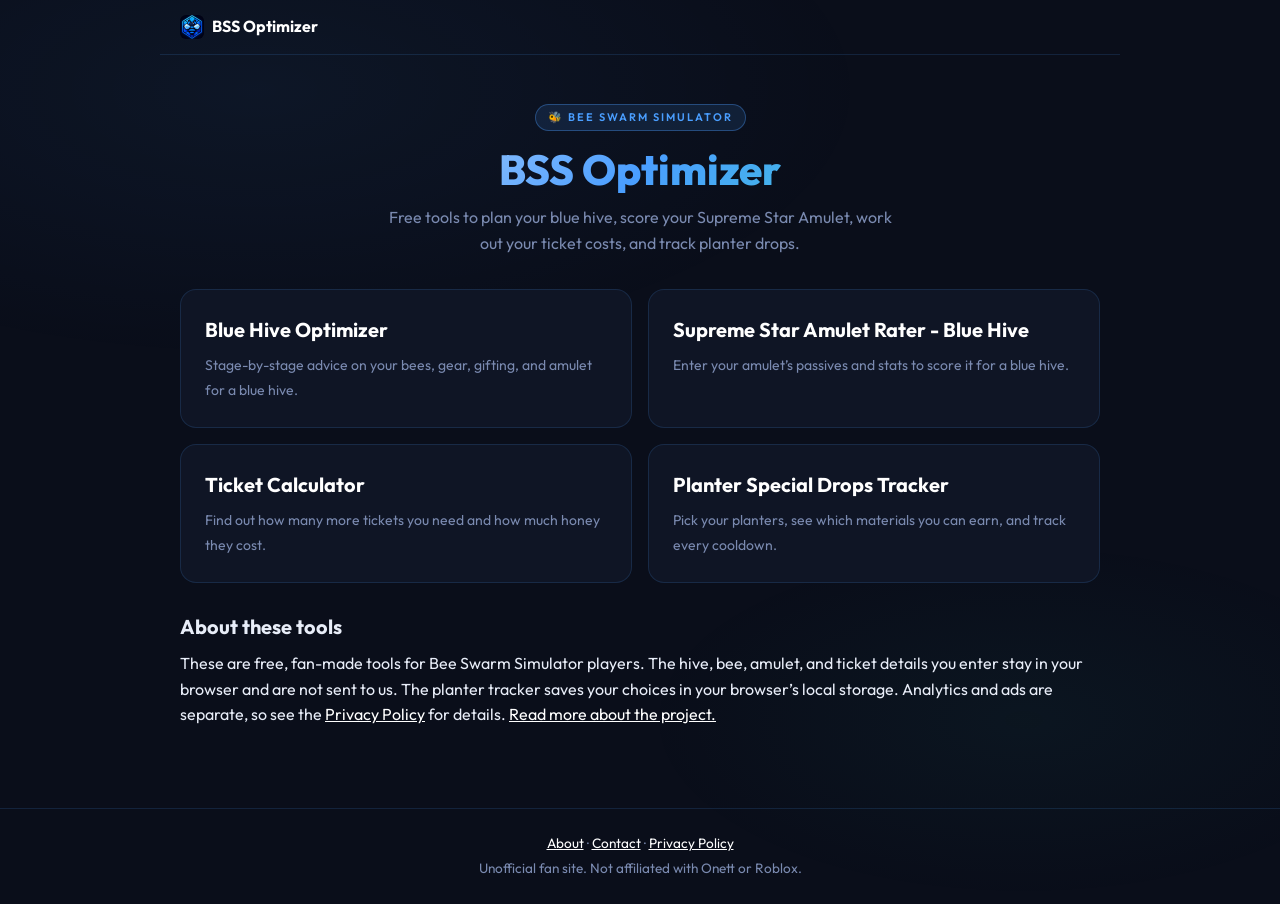
<file: index.html>
<!DOCTYPE html>
<html lang="en"><head><meta charset="utf-8"><meta name="viewport" content="width=device-width, initial-scale=1">
<title>BSS Optimizer – Free Bee Swarm Simulator Tools</title><meta name="description" content="Free Bee Swarm Simulator tools: a blue hive optimizer, a Supreme Star Amulet rater, a ticket calculator, and a planter special drops tracker."><link rel="canonical" href="https://bssoptimizer.github.io/"><link rel="icon" type="image/png" href="/logo.png"><meta property="og:site_name" content="BSS Optimizer"><meta property="og:type" content="website"><meta property="og:title" content="BSS Optimizer – Free Bee Swarm Simulator Tools"><meta property="og:description" content="Free Bee Swarm Simulator tools: a blue hive optimizer, a Supreme Star Amulet rater, a ticket calculator, and a planter special drops tracker."><meta property="og:url" content="https://bssoptimizer.github.io/"><meta property="og:image" content="https://bssoptimizer.github.io/logo.png"><meta name="twitter:card" content="summary"><script type="application/ld+json">{"@context":"https://schema.org","@type":"WebSite","name":"BSS Optimizer","url":"https://bssoptimizer.github.io/"}</script><link rel="preconnect" href="https://fonts.googleapis.com"><link rel="preconnect" href="https://fonts.gstatic.com" crossorigin><link href="https://fonts.googleapis.com/css2?family=Outfit:wght@300;400;500;600;700;800&display=swap" rel="stylesheet"><link rel="stylesheet" href="/style.css">
<script async src="https://www.googletagmanager.com/gtag/js?id=G-0EQ60MCZPB"></script><script>window.dataLayer=window.dataLayer||[];function gtag(){dataLayer.push(arguments);}gtag("js",new Date());gtag("config","G-0EQ60MCZPB");</script><script async src="https://pagead2.googlesyndication.com/pagead/js/adsbygoogle.js?client=ca-pub-9927687341158144" crossorigin="anonymous"></script></head><body><nav class="top"><a class="brand" href="/"><img src="/logo.png" alt="" width="24" height="24">BSS Optimizer</a></nav><main><header class="hero"><div class="header-badge">🐝 Bee Swarm Simulator</div><h1>BSS Optimizer</h1><p>Free tools to plan your blue hive, score your Supreme Star Amulet, work out your ticket costs, and track planter drops.</p></header>
<div class="cards">
<a class="card" href="/blue-hive-optimizer/"><strong>Blue Hive Optimizer</strong><span>Stage-by-stage advice on your bees, gear, gifting, and amulet for a blue hive.</span></a>
<a class="card" href="/amulet-rater/"><strong>Supreme Star Amulet Rater - Blue Hive</strong><span>Enter your amulet’s passives and stats to score it for a blue hive.</span></a>
<a class="card" href="/ticket-calculator/"><strong>Ticket Calculator</strong><span>Find out how many more tickets you need and how much honey they cost.</span></a>
<a class="card" href="/planter-drops/"><strong>Planter Special Drops Tracker</strong><span>Pick your planters, see which materials you can earn, and track every cooldown.</span></a>
</div>
<h2>About these tools</h2>
<p>These are free, fan-made tools for Bee Swarm Simulator players. The hive, bee, amulet, and ticket details you enter stay in your browser and are not sent to us. The planter tracker saves your choices in your browser’s local storage. Analytics and ads are separate, so see the <a href="/privacy/">Privacy Policy</a> for details. <a href="/about/">Read more about the project.</a></p></main><footer class="site"><p><a href="/about/">About</a> · <a href="/contact/">Contact</a> · <a href="/privacy/">Privacy Policy</a></p><p>Unofficial fan site. Not affiliated with Onett or Roblox.</p></footer></body></html>
</file>
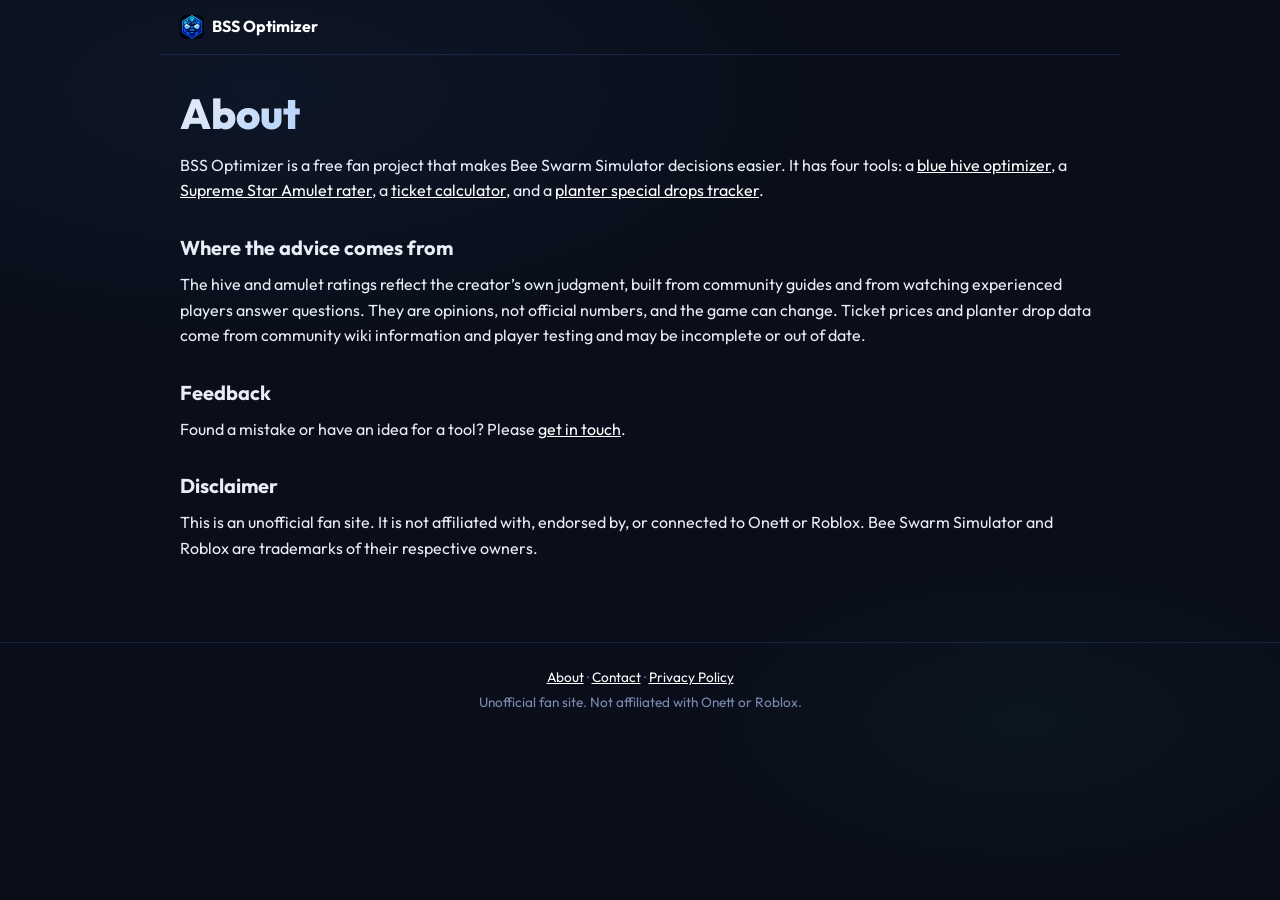
<file: about/index.html>
<!DOCTYPE html>
<html lang="en"><head><meta charset="utf-8"><meta name="viewport" content="width=device-width, initial-scale=1">
<title>About – BSS Optimizer</title><meta name="description" content="About BSS Optimizer, a free fan project for Bee Swarm Simulator players."><link rel="canonical" href="https://bssoptimizer.github.io/about/"><link rel="icon" type="image/png" href="/logo.png"><meta property="og:site_name" content="BSS Optimizer"><meta property="og:type" content="website"><meta property="og:title" content="About – BSS Optimizer"><meta property="og:description" content="About BSS Optimizer, a free fan project for Bee Swarm Simulator players."><meta property="og:url" content="https://bssoptimizer.github.io/about/"><meta property="og:image" content="https://bssoptimizer.github.io/logo.png"><meta name="twitter:card" content="summary"><link rel="preconnect" href="https://fonts.googleapis.com"><link rel="preconnect" href="https://fonts.gstatic.com" crossorigin><link href="https://fonts.googleapis.com/css2?family=Outfit:wght@300;400;500;600;700;800&display=swap" rel="stylesheet"><link rel="stylesheet" href="/style.css">
<script async src="https://www.googletagmanager.com/gtag/js?id=G-0EQ60MCZPB"></script><script>window.dataLayer=window.dataLayer||[];function gtag(){dataLayer.push(arguments);}gtag("js",new Date());gtag("config","G-0EQ60MCZPB");</script></head><body><nav class="top"><a class="brand" href="/"><img src="/logo.png" alt="" width="24" height="24">BSS Optimizer</a></nav><main><h1>About</h1>
<p>BSS Optimizer is a free fan project that makes Bee Swarm Simulator decisions easier. It has four tools: a <a href="/blue-hive-optimizer/">blue hive optimizer</a>, a <a href="/amulet-rater/">Supreme Star Amulet rater</a>, a <a href="/ticket-calculator/">ticket calculator</a>, and a <a href="/planter-drops/">planter special drops tracker</a>.</p>
<h2>Where the advice comes from</h2>
<p>The hive and amulet ratings reflect the creator’s own judgment, built from community guides and from watching experienced players answer questions. They are opinions, not official numbers, and the game can change. Ticket prices and planter drop data come from community wiki information and player testing and may be incomplete or out of date.</p>
<h2>Feedback</h2>
<p>Found a mistake or have an idea for a tool? Please <a href="/contact/">get in touch</a>.</p>
<h2>Disclaimer</h2>
<p>This is an unofficial fan site. It is not affiliated with, endorsed by, or connected to Onett or Roblox. Bee Swarm Simulator and Roblox are trademarks of their respective owners.</p></main><footer class="site"><p><a href="/about/">About</a> · <a href="/contact/">Contact</a> · <a href="/privacy/">Privacy Policy</a></p><p>Unofficial fan site. Not affiliated with Onett or Roblox.</p></footer></body></html>
</file>
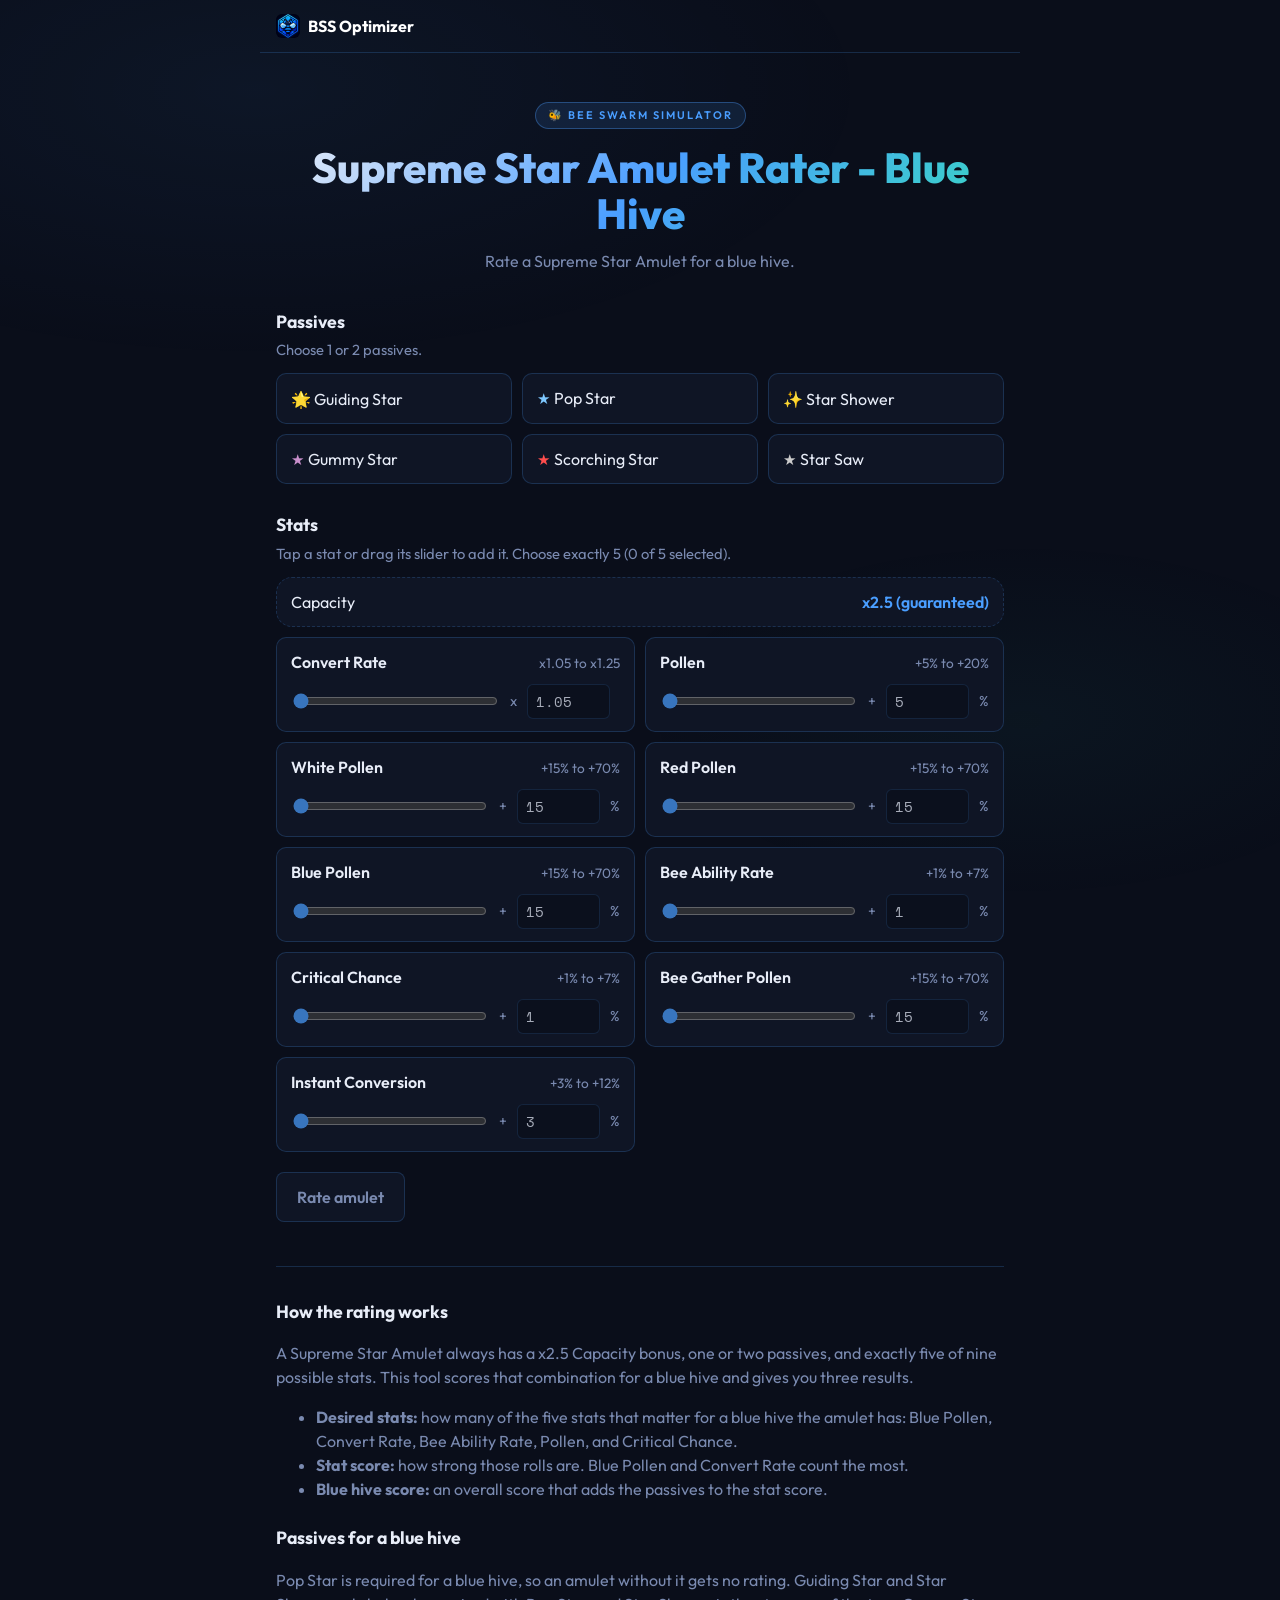
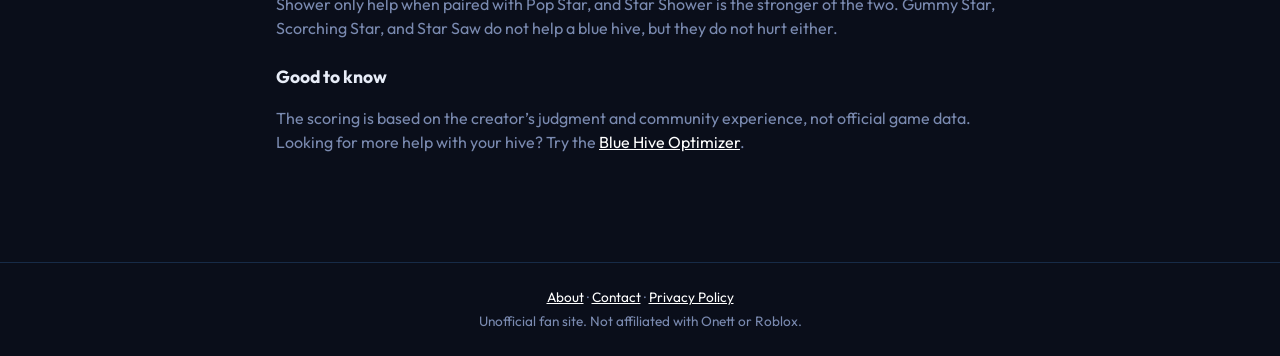
<file: amulet-rater/index.html>
<!DOCTYPE html>
<html lang="en">
<head>
<meta charset="utf-8">
<meta name="viewport" content="width=device-width, initial-scale=1">
<title>Bee Swarm Simulator Supreme Star Amulet Rater – Blue Hive</title>
<meta name="description" content="Free Bee Swarm Simulator tool: enter your Supreme Star Amulet passives and stats to score it for a blue hive."><link rel="canonical" href="https://bssoptimizer.github.io/amulet-rater/"><link rel="icon" type="image/png" href="/logo.png"><meta property="og:title" content="Bee Swarm Simulator Supreme Star Amulet Rater – Blue Hive"><meta property="og:description" content="Free Bee Swarm Simulator tool: enter your Supreme Star Amulet passives and stats to score it for a blue hive."><meta property="og:type" content="website"><meta property="og:url" content="https://bssoptimizer.github.io/amulet-rater/"><meta property="og:site_name" content="BSS Optimizer"><meta property="og:image" content="https://bssoptimizer.github.io/logo.png"><meta name="twitter:card" content="summary"><link rel="preconnect" href="https://fonts.googleapis.com"><link rel="preconnect" href="https://fonts.gstatic.com" crossorigin><link href="https://fonts.googleapis.com/css2?family=Outfit:wght@300;400;500;600;700;800&family=Space+Mono:wght@400;700&display=swap" rel="stylesheet">
<script async src="https://www.googletagmanager.com/gtag/js?id=G-0EQ60MCZPB"></script><script>window.dataLayer=window.dataLayer||[];function gtag(){dataLayer.push(arguments);}gtag("js",new Date());gtag("config","G-0EQ60MCZPB");</script>
<style>
:root{--bg:#0a0e1a;--panel:#0f1525;--panel2:#151d35;--line:rgba(74,158,255,0.2);--text:#e8edf8;--muted:#7a8ab0;--accent:#4a9eff;--ink:#fff;--bad:#ff4d6d}
*{box-sizing:border-box}
html{-webkit-text-size-adjust:100%}
body{margin:0;background:var(--bg);color:var(--text);font-family:'Outfit',sans-serif;font-weight:400;font-size:16px;line-height:1.5;min-height:100vh;overflow-x:hidden}
body::before{content:'';position:fixed;inset:0;background:radial-gradient(ellipse 80% 50% at 20% 10%,rgba(74,158,255,0.06) 0%,transparent 60%),radial-gradient(ellipse 60% 40% at 80% 80%,rgba(56,217,192,0.04) 0%,transparent 50%);pointer-events:none;z-index:0}
main{position:relative;z-index:1}
main{max-width:760px;margin:0 auto;padding:28px 16px 48px}
h1{font-size:clamp(28px,5vw,42px);font-weight:800;line-height:1.1;margin:0 0 12px;background:linear-gradient(135deg,#e8edf8 0%,#4a9eff 50%,#38d9c0 100%);-webkit-background-clip:text;-webkit-text-fill-color:transparent;background-clip:text}
h2{font-size:1.1rem;margin:28px 0 4px}
.sub,.hint,.rg,footer{color:var(--muted)}
.sub{margin:0}
.hint{margin:0 0 12px;font-size:.92rem}
.grid{display:grid;gap:10px;grid-template-columns:1fr 1fr}
.stats{display:grid;gap:10px;grid-template-columns:1fr}
button{font:inherit;color:inherit}
.toggle{display:flex;width:100%;justify-content:space-between;align-items:baseline;gap:8px;text-align:left;background:none;border:0;padding:0;cursor:pointer}
.card{background:var(--panel);border:1px solid var(--line);border-radius:10px;padding:12px 14px}
.pass{background:var(--panel);border:1px solid var(--line);border-radius:10px;padding:12px 14px;cursor:pointer;text-align:left}
.pass[aria-pressed=true],.stat.on{border-color:var(--accent);background:var(--panel2)}
.pass[aria-pressed=true]{box-shadow:inset 3px 0 0 var(--accent)}
.stat{background:var(--panel);border:1px solid var(--line);border-radius:10px;padding:12px 14px}
.stat.on{box-shadow:inset 3px 0 0 var(--accent)}
.stat.off .toggle,.pass:disabled{cursor:not-allowed;opacity:.5}
.nm{font-weight:600}
.rg{font-size:.85rem;white-space:nowrap}
.ctl{display:flex;align-items:center;gap:10px;margin-top:10px}
.ctl input[type=range]{flex:1;min-width:0;accent-color:var(--accent)}
.ctl input:disabled{opacity:.35}
.num{width:5.2rem;background:var(--bg);color:var(--text);border:1px solid var(--line);border-radius:6px;padding:6px 8px;font:inherit}
.unit{color:var(--muted);font-size:.9rem}
.lock{display:flex;justify-content:space-between;margin-bottom:10px;border-style:dashed}
.lock span:last-child{color:var(--accent);font-weight:600}
.primary,.ghost{border-radius:8px;padding:12px 20px;font-weight:600;cursor:pointer;border:1px solid var(--accent)}
.primary{background:var(--accent);color:var(--ink);margin-top:20px}
.primary:disabled{background:var(--panel);color:var(--muted);border-color:var(--line);cursor:not-allowed}
.ghost{background:none;color:var(--accent)}
.actions{display:flex;flex-wrap:wrap;gap:10px;margin-top:24px}
.actions .primary{margin-top:0}
:focus-visible{outline:2px solid var(--accent);outline-offset:2px}
body.result header{margin-bottom:44px}
.stat:not(.on) .ctl input:not(:disabled){opacity:.7}
.label{font-size:1.5rem;font-weight:700;margin:0 0 20px}
.tiles{display:grid;gap:10px;grid-template-columns:1fr}
.tile{background:var(--panel);border:1px solid var(--line);border-radius:10px;padding:14px 16px}
.tile .k{color:var(--muted);font-size:.9rem}
.tile .v{font-size:2rem;font-weight:700;line-height:1.2}
.tile.big{border-color:var(--accent);background:var(--panel2)}
.warn{border-color:var(--bad)}
.warn p{margin:6px 0 0}
footer{margin-top:36px;font-size:.82rem}
@media(min-width:700px){.grid{grid-template-columns:repeat(3,1fr)}.stats{grid-template-columns:1fr 1fr}.tiles{grid-template-columns:repeat(3,1fr)}}
nav.top{display:flex;justify-content:space-between;align-items:center;flex-wrap:wrap;gap:8px 16px;max-width:960px;margin:0 auto;padding:14px 20px;border-bottom:1px solid var(--line);position:relative;z-index:1}
nav.top a{color:#fff;text-decoration:none}
nav.top .brand{font-weight:700;display:inline-flex;align-items:center;gap:8px}
nav.top .brand img{border-radius:6px}
nav.top a:hover{text-decoration:underline}
nav.top .here{color:var(--muted)}
section.info{margin-top:44px;padding-top:8px;border-top:1px solid var(--line)}
section.info h2{margin-top:24px}
section.info p,section.info li{color:var(--muted)}
section.info a{color:#fff;text-decoration:underline}
footer.site{text-align:center;margin-top:44px;padding:20px 16px;border-top:1px solid var(--line);color:var(--muted);font-size:.85rem;position:relative;z-index:1}
footer.site p{margin:4px 0;color:var(--muted)}
footer.site a{color:#fff;text-decoration:underline}
header{text-align:center;padding:20px 0 8px}
.header-badge{display:inline-block;background:rgba(74,158,255,.12);border:1px solid rgba(74,158,255,.35);color:#4a9eff;font-size:11px;font-weight:600;letter-spacing:2px;text-transform:uppercase;padding:4px 12px;border-radius:20px;margin-bottom:16px}
.sub{max-width:520px;margin:0 auto}
.card,.tile{border-radius:16px}
.num{font-family:'Space Mono',monospace;font-size:14px}
.primary{background:linear-gradient(135deg,#2d7dd6,#4a9eff);color:#fff;border:0;box-shadow:0 4px 16px rgba(74,158,255,.25)}
.primary:disabled{background:var(--panel);color:var(--muted);border:1px solid var(--line);box-shadow:none}
.ghost{border-color:rgba(74,158,255,.35)}
nav.top{max-width:760px;padding-left:16px;padding-right:16px}
</style>
<script async src="https://pagead2.googlesyndication.com/pagead/js/adsbygoogle.js?client=ca-pub-9927687341158144"
     crossorigin="anonymous"></script>
</head>
<body>
<nav class="top"><a class="brand" href="/"><img src="/logo.png" alt="" width="24" height="24">BSS Optimizer</a></nav>
<main>
<header>
  <div class="header-badge">🐝 Bee Swarm Simulator</div>
  <h1>Supreme Star Amulet Rater - Blue Hive</h1>
  <p class="sub">Rate a Supreme Star Amulet for a blue hive.</p>
</header>

<section id="inputScreen">
  <h2>Passives</h2>
  <p class="hint" id="passHint"></p>
  <div class="grid" id="passives"></div>

  <h2>Stats</h2>
  <p class="hint" id="statHint"></p>
  <div class="card lock"><span>Capacity</span><span>x2.5 (guaranteed)</span></div>
  <div class="stats" id="stats"></div>

  <button type="button" class="primary" id="go" disabled>Rate amulet</button>
</section>

<section id="resultScreen" hidden>
  <div id="resultBody" tabindex="-1"></div>
  <div class="actions">
    <button type="button" class="primary" id="again">Rate another amulet</button>
    <button type="button" class="ghost" id="edit">Edit this amulet</button>
  </div>
</section>

<section class="info">
<h2>How the rating works</h2>
<p>A Supreme Star Amulet always has a x2.5 Capacity bonus, one or two passives, and exactly five of nine possible stats. This tool scores that combination for a blue hive and gives you three results.</p>
<ul>
<li><strong>Desired stats:</strong> how many of the five stats that matter for a blue hive the amulet has: Blue Pollen, Convert Rate, Bee Ability Rate, Pollen, and Critical Chance.</li>
<li><strong>Stat score:</strong> how strong those rolls are. Blue Pollen and Convert Rate count the most.</li>
<li><strong>Blue hive score:</strong> an overall score that adds the passives to the stat score.</li>
</ul>
<h2>Passives for a blue hive</h2>
<p>Pop Star is required for a blue hive, so an amulet without it gets no rating. Guiding Star and Star Shower only help when paired with Pop Star, and Star Shower is the stronger of the two. Gummy Star, Scorching Star, and Star Saw do not help a blue hive, but they do not hurt either.</p>
<h2>Good to know</h2>
<p>The scoring is based on the creator’s judgment and community experience, not official game data. Looking for more help with your hive? Try the <a href="/blue-hive-optimizer/">Blue Hive Optimizer</a>.</p>
</section>
</main>
<footer class="site"><p><a href="/about/">About</a> · <a href="/contact/">Contact</a> · <a href="/privacy/">Privacy Policy</a></p><p>Unofficial fan site. Not affiliated with Onett or Roblox.</p></footer>

<script>
// ---- Scoring settings (edit numbers here) ----
const CFG = {
  weights: { blue: 40, convert: 38, ability: 10, pollen: 7, crit: 5 }, // blue hive stat weights, total 100
  gatherMax: 2,          // Bee Gather Pollen bonus: 1 point at min roll, 2 at max roll
  floor: 0.5,            // minimum roll counts for 50% of the weight, maximum for 100%
  passive: { solo: 40, guiding: 47.5, shower: 50 }, // passives are 50 points: Pop Star 40, +Guiding Star 7.5, +Star Shower 10
  statShare: 0.5         // stats make up this share of the blue hive score
};
const PASSIVES = ["Guiding Star","Pop Star","Star Shower","Gummy Star","Scorching Star","Star Saw"];
const STATS = [
  {id:"convert",name:"Convert Rate",min:1.05,max:1.25,step:0.01,pre:"x",suf:""},
  {id:"pollen",name:"Pollen",min:5,max:20,step:1,pre:"+",suf:"%"},
  {id:"white",name:"White Pollen",min:15,max:70,step:1,pre:"+",suf:"%"},
  {id:"red",name:"Red Pollen",min:15,max:70,step:1,pre:"+",suf:"%"},
  {id:"blue",name:"Blue Pollen",min:15,max:70,step:1,pre:"+",suf:"%"},
  {id:"ability",name:"Bee Ability Rate",min:1,max:7,step:1,pre:"+",suf:"%"},
  {id:"crit",name:"Critical Chance",min:1,max:7,step:1,pre:"+",suf:"%"},
  {id:"gather",name:"Bee Gather Pollen",min:15,max:70,step:1,pre:"+",suf:"%"},
  {id:"instant",name:"Instant Conversion",min:3,max:12,step:1,pre:"+",suf:"%"}
];
const $ = s => document.querySelector(s);
const chosenPassives = new Set();
const sel = {}; // stat id -> value
const dec = s => (s.step < 1 ? 2 : 0);
const show = (s, v) => (dec(s) ? v.toFixed(2) : String(v));
const snap = (s, v) => {
  v = Math.min(s.max, Math.max(s.min, v));
  v = Math.round((v - s.min) / s.step) * s.step + s.min;
  return +v.toFixed(2);
};

const ICONS = {
  "Pop Star": '<span style="color:#7ec8ff;font-size:15px;margin-right:4px;">★</span>',
  "Guiding Star": '🌟 ',
  "Star Shower": '✨ ',
  "Star Saw": '<span style="color:#cccccc;font-size:15px;margin-right:4px;">★</span>',
  "Scorching Star": '<span style="color:#ff4d4d;font-size:15px;margin-right:4px;">★</span>',
  "Gummy Star": '<span style="color:#c98fcc;font-size:15px;margin-right:4px;">★</span>'
};
// ---- Build passives ----
PASSIVES.forEach(name => {
  const b = document.createElement("button");
  b.type = "button"; b.className = "pass"; b.innerHTML = ICONS[name] + name; b.dataset.name = name;
  b.setAttribute("aria-pressed", "false");
  b.onclick = () => {
    if (chosenPassives.has(name)) chosenPassives.delete(name);
    else if (chosenPassives.size < 2) chosenPassives.add(name);
    sync();
  };
  $("#passives").appendChild(b);
});

// ---- Build stats ----
STATS.forEach(s => {
  const el = document.createElement("div");
  el.className = "stat off"; el.id = "stat-" + s.id;
  el.innerHTML =
    '<button type="button" class="toggle" aria-pressed="false"><span class="nm">' + s.name + '</span>' +
    '<span class="rg">' + s.pre + show(s, s.min) + s.suf + ' to ' + s.pre + show(s, s.max) + s.suf + '</span></button>' +
    '<div class="ctl"><input type="range" min="' + s.min + '" max="' + s.max + '" step="' + s.step + '" value="' + s.min + '" aria-label="' + s.name + ' value">' +
    '<span class="unit">' + s.pre + '</span><input class="num" type="number" inputmode="decimal" min="' + s.min + '" max="' + s.max + '" step="' + s.step + '" value="' + show(s, s.min) + '" aria-label="' + s.name + ' value"><span class="unit">' + s.suf + '</span></div>';
  const slider = el.querySelector("input[type=range]");
  const num = el.querySelector(".num");
  el.querySelector(".toggle").onclick = () => {
    if (s.id in sel) delete sel[s.id];
    else if (Object.keys(sel).length < 5) sel[s.id] = s.min;
    sync();
  };
  // Setting a value selects the stat automatically (unless 5 are already chosen)
  const pick = v => {
    if (!(s.id in sel) && Object.keys(sel).length >= 5) return false;
    sel[s.id] = snap(s, v);
    return true;
  };
  slider.oninput = () => {
    const was = s.id in sel;
    if (!pick(parseFloat(slider.value))) { slider.value = s.min; return; }
    num.value = show(s, sel[s.id]);
    if (!was) sync(s.id);
  };
  num.oninput = () => {
    const v = parseFloat(num.value);
    if (!isNaN(v) && v >= s.min && v <= s.max) {
      const was = s.id in sel;
      if (!pick(v)) return;
      slider.value = sel[s.id];
      if (!was) sync(s.id);
    }
  };
  num.onchange = () => {
    let v = parseFloat(num.value);
    if (isNaN(v)) {
      if (!(s.id in sel)) { num.value = show(s, s.min); return; }
      v = sel[s.id];
    }
    const was = s.id in sel;
    if (!pick(v)) { num.value = show(s, s.min); return; }
    num.value = show(s, sel[s.id]); slider.value = sel[s.id];
    if (!was) sync();
  };
  $("#stats").appendChild(el);
});

// ---- Keep the screen in step with the choices ----
function sync(keep) {
  const pn = chosenPassives.size, sn = Object.keys(sel).length;
  document.querySelectorAll(".pass").forEach(b => {
    const on = chosenPassives.has(b.dataset.name);
    b.setAttribute("aria-pressed", on);
    b.disabled = !on && pn >= 2;
  });
  STATS.forEach(s => {
    const el = $("#stat-" + s.id), on = s.id in sel;
    el.classList.toggle("on", on); el.classList.toggle("off", !on && sn >= 5);
    const t = el.querySelector(".toggle");
    t.setAttribute("aria-pressed", on); t.disabled = !on && sn >= 5;
    const slider = el.querySelector("input[type=range]"), num = el.querySelector(".num");
    slider.disabled = num.disabled = !on && sn >= 5;
    if (s.id !== keep) {
      const v = on ? sel[s.id] : s.min;
      slider.value = v; num.value = show(s, v);
    }
  });
  $("#passHint").textContent = pn ? "Selected " + pn + " of 2. Tap again to deselect." : "Choose 1 or 2 passives.";
  $("#statHint").textContent = "Tap a stat or drag its slider to add it. Choose exactly 5 (" + sn + " of 5 selected).";
  $("#go").disabled = !(pn >= 1 && sn === 5);
}

// ---- Scoring ----
function rate() {
  if (!chosenPassives.has("Pop Star")) return null;
  const shower = chosenPassives.has("Star Shower"), guiding = chosenPassives.has("Guiding Star");
  const passivePts = shower ? CFG.passive.shower : guiding ? CFG.passive.guiding : CFG.passive.solo;
  const label = shower ? "Double Pop Shower Amulet" : guiding ? "Double Pop Guiding Amulet" : "Solo Pop Star Amulet";
  const portion = id => {
    const s = STATS.find(x => x.id === id);
    return CFG.floor + (1 - CFG.floor) * ((sel[id] - s.min) / (s.max - s.min));
  };
  let stat = 0, count = 0;
  Object.keys(CFG.weights).forEach(id => {
    if (id in sel) { stat += CFG.weights[id] * portion(id); count++; }
  });
  if ("gather" in sel) stat += CFG.gatherMax * portion("gather");
  const blue = passivePts + stat * CFG.statShare;
  return { label, count, stat: stat.toFixed(2), blue: blue.toFixed(2) };
}

// ---- Screens ----
function showResult() {
  const r = rate(), body = $("#resultBody");
  if(window.gtag) gtag("event","tool_complete",{tool_name:"amulet_rater",rated:!!r});
  if (!r) {
    body.innerHTML = '<div class="tile warn"><h2 style="margin-top:0">No rating</h2><p>A Pop Star is required for an amulet to count for a blue hive. Keep rolling until you get one.</p></div>';
  } else {
    body.innerHTML = '<p class="label">' + r.label + '</p><div class="tiles">' +
      '<div class="tile"><div class="k">Desired stats</div><div class="v">' + r.count + '/5</div></div>' +
      '<div class="tile"><div class="k">Stat score</div><div class="v">' + r.stat + '%</div></div>' +
      '<div class="tile big"><div class="k">Blue hive score</div><div class="v">' + r.blue + '%</div></div></div>';
  }
  document.body.classList.add("result");
  $("#inputScreen").hidden = true; $("#resultScreen").hidden = false;
  window.scrollTo(0, 0); body.focus();
}
function showInput() {
  document.body.classList.remove("result");
  $("#resultScreen").hidden = true; $("#inputScreen").hidden = false;
  window.scrollTo(0, 0);
}
$("#go").onclick = showResult;
$("#edit").onclick = showInput;
$("#again").onclick = () => {
  chosenPassives.clear();
  Object.keys(sel).forEach(k => delete sel[k]);
  sync(); showInput();
};
sync();
</script>
</body>
</html>
</file>
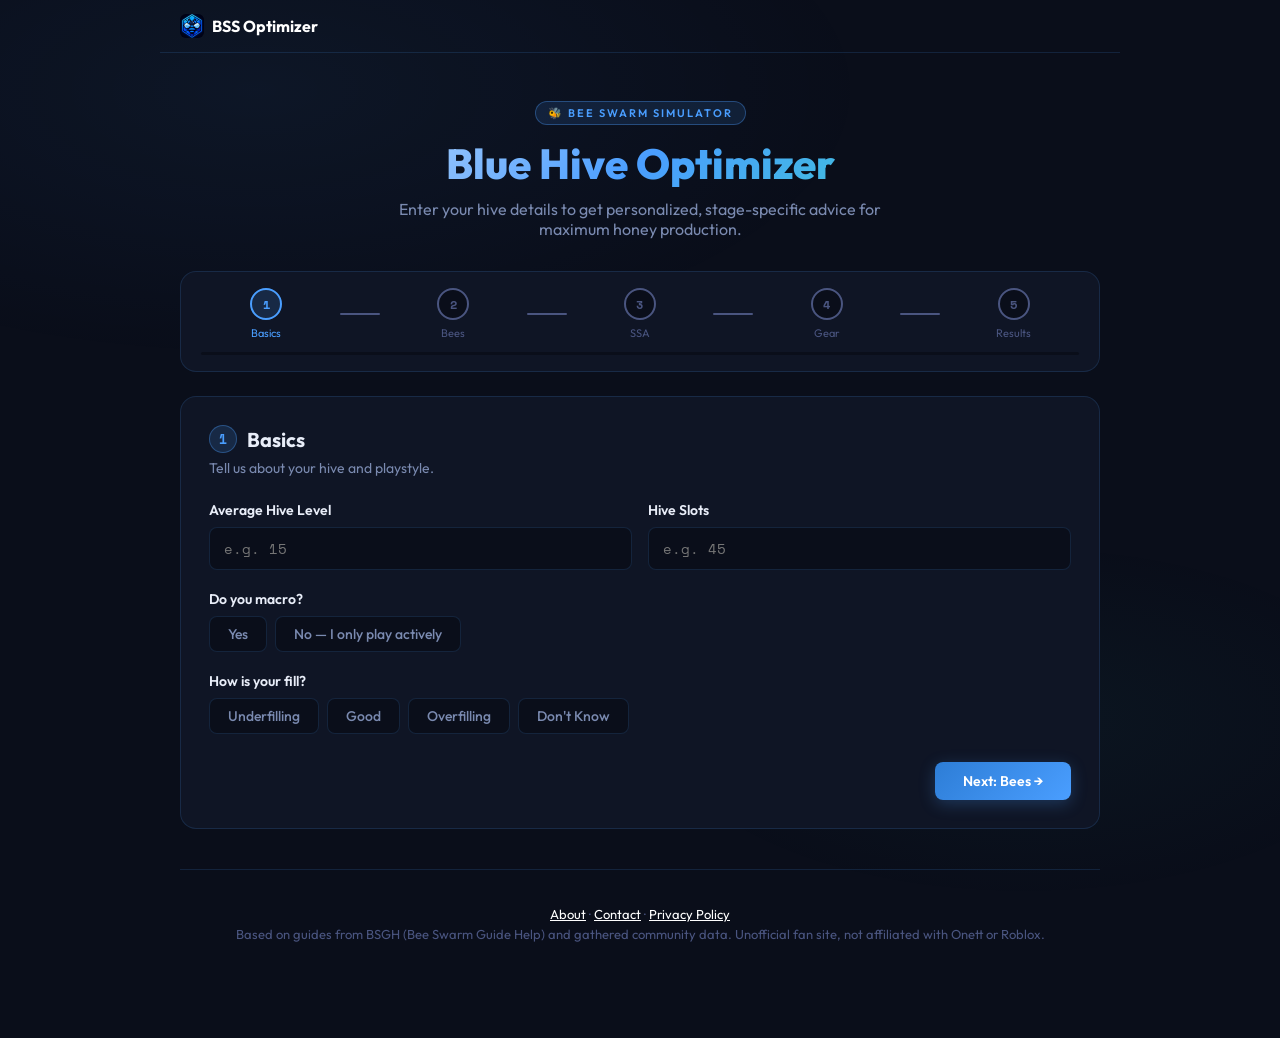
<file: blue-hive-optimizer/index.html>
<!DOCTYPE html>
<html lang="en">
<head>
<link rel="canonical" href="https://bssoptimizer.github.io/blue-hive-optimizer/">
<link rel="icon" type="image/png" href="/logo.png">
<meta property="og:title" content="Bee Swarm Simulator Blue Hive Optimizer (Free)">
<meta property="og:description" content="Optimize your Blue Hive build in Bee Swarm Simulator.">
<meta property="og:type" content="website">
<meta property="og:url" content="https://bssoptimizer.github.io/blue-hive-optimizer/">
<meta property="og:site_name" content="BSS Optimizer"><meta property="og:image" content="https://bssoptimizer.github.io/logo.png"><meta name="twitter:card" content="summary">
<!-- Google tag (gtag.js) -->
<script async src="https://www.googletagmanager.com/gtag/js?id=G-0EQ60MCZPB"></script>
<script>
  window.dataLayer = window.dataLayer || [];
  function gtag(){dataLayer.push(arguments);}
  gtag('js', new Date());

  gtag('config', 'G-0EQ60MCZPB');
</script>
<meta charset="UTF-8">
<meta name="viewport" content="width=device-width, initial-scale=1.0">
<title>Bee Swarm Simulator Blue Hive Optimizer (Free)</title>
<meta name="description" content="Free BSS Blue Hive Optimizer for Bee Swarm Simulator. Get personalized, stage-specific advice to maximize your blue hive honey production.">
<meta name="keywords" content="Bee Swarm Simulator, Blue Hive, Bee Swarm Optimizer, Bee Swarm Blue Hive Optimizer, Roblox Bee Swarm">
<link rel="preconnect" href="https://fonts.googleapis.com"><link rel="preconnect" href="https://fonts.gstatic.com" crossorigin>
<link href="https://fonts.googleapis.com/css2?family=Outfit:wght@300;400;500;600;700;800&family=Space+Mono:wght@400;700&display=swap" rel="stylesheet">
<style>
  :root {
    --bg-deep: #0a0e1a;
    --bg-card: #0f1525;
    --bg-card2: #151d35;
    --accent-blue: #4a9eff;
    --accent-blue2: #2d7dd6;
    --accent-gold: #f5c842;
    --accent-teal: #38d9c0;
    --accent-red: #ff4d6d;
    --text-primary: #e8edf8;
    --text-muted: #7a8ab0;
    --text-dim: #4a5580;
    --border: rgba(74,158,255,0.15);
    --border-bright: rgba(74,158,255,0.35);
    --common: #a07040;
    --rare: #cccccc;
    --epic: #f0c000;
    --legendary: #44cccc;
    --mythic: #b06ee0;
    --event: #88ff88;
  }

  * { box-sizing: border-box; margin: 0; padding: 0; }

  body {
    background: var(--bg-deep);
    color: var(--text-primary);
    font-family: 'Outfit', sans-serif;
    font-weight: 400;
    min-height: 100vh;
    overflow-x: hidden;
  }

  body::before {
    content: '';
    position: fixed;
    top: 0; left: 0; right: 0; bottom: 0;
    background:
      radial-gradient(ellipse 80% 50% at 20% 10%, rgba(74,158,255,0.06) 0%, transparent 60%),
      radial-gradient(ellipse 60% 40% at 80% 80%, rgba(56,217,192,0.04) 0%, transparent 50%);
    pointer-events: none;
    z-index: 0;
  }

  .container {
    max-width: 960px;
    margin: 0 auto;
    padding: 0 20px 60px;
    position: relative;
    z-index: 1;
  }

  /* HEADER */
  header {
    text-align: center;
    padding: 48px 0 32px;
    animation: fadeDown 0.6s ease;
  }
  .header-badge {
    display: inline-block;
    background: rgba(74,158,255,0.12);
    border: 1px solid var(--border-bright);
    color: var(--accent-blue);
    font-size: 11px;
    font-weight: 600;
    letter-spacing: 2px;
    text-transform: uppercase;
    padding: 4px 12px;
    border-radius: 20px;
    margin-bottom: 16px;
  }
  header h1 {
    font-size: clamp(28px, 5vw, 42px);
    font-weight: 800;
    line-height: 1.1;
    background: linear-gradient(135deg, #e8edf8 0%, var(--accent-blue) 50%, var(--accent-teal) 100%);
    -webkit-background-clip: text;
    -webkit-text-fill-color: transparent;
    background-clip: text;
    margin-bottom: 12px;
  }
  header p {
    color: var(--text-muted);
    font-size: 16px;
    max-width: 520px;
    margin: 0 auto;
  }

  /* PROGRESS BAR */
  .progress-wrap {
    background: var(--bg-card);
    border: 1px solid var(--border);
    border-radius: 16px;
    padding: 16px 20px;
    margin-bottom: 24px;
    animation: fadeUp 0.5s ease 0.1s both;
  }
  .progress-steps {
    display: flex;
    gap: 8px;
    align-items: center;
    justify-content: space-between;
  }
  .step-item {
    display: flex;
    flex-direction: column;
    align-items: center;
    gap: 6px;
    cursor: pointer;
    flex: 1;
    transition: opacity 0.2s;
  }
  .step-item:hover .step-dot { border-color: var(--accent-blue); }
  .step-dot {
    width: 32px; height: 32px;
    border-radius: 50%;
    border: 2px solid var(--text-dim);
    background: var(--bg-deep);
    display: flex; align-items: center; justify-content: center;
    font-size: 12px; font-weight: 700; font-family: 'Space Mono', monospace;
    color: var(--text-dim);
    transition: all 0.3s;
  }
  .step-dot.active { border-color: var(--accent-blue); background: rgba(74,158,255,0.15); color: var(--accent-blue); }
  .step-dot.done { border-color: var(--accent-teal); background: rgba(56,217,192,0.15); color: var(--accent-teal); }
  .step-label { font-size: 11px; color: var(--text-dim); text-align: center; white-space: nowrap; }
  .step-label.active { color: var(--accent-blue); }
  .step-label.done { color: var(--accent-teal); }
  .step-line {
    flex: 1; height: 2px; background: var(--text-dim); border-radius: 2px;
    max-width: 40px; transition: background 0.3s;
  }
  .step-line.done { background: var(--accent-teal); }

  .progress-track {
    height: 3px; background: var(--bg-deep); border-radius: 2px; margin-top: 12px; overflow: hidden;
  }
  .progress-fill {
    height: 100%; background: linear-gradient(90deg, var(--accent-blue), var(--accent-teal));
    border-radius: 2px; transition: width 0.4s ease;
  }

  /* CARDS */
  .card {
    background: var(--bg-card);
    border: 1px solid var(--border);
    border-radius: 16px;
    padding: 28px;
    margin-bottom: 16px;
    display: none;
    animation: fadeUp 0.4s ease;
  }
  .card.visible { display: block; }
  .card-title {
    font-size: 20px; font-weight: 700; margin-bottom: 6px;
    display: flex; align-items: center; gap: 10px;
  }
  .card-title .step-num {
    display: inline-flex; align-items: center; justify-content: center;
    width: 28px; height: 28px; border-radius: 50%;
    background: rgba(74,158,255,0.15); border: 1px solid var(--border-bright);
    font-size: 13px; font-weight: 700; font-family: 'Space Mono', monospace;
    color: var(--accent-blue);
  }
  .card-subtitle { color: var(--text-muted); font-size: 14px; margin-bottom: 24px; }

  /* FORM FIELDS */
  .field-group { margin-bottom: 20px; }
  .field-label { font-size: 14px; font-weight: 600; color: var(--text-primary); margin-bottom: 8px; display: block; }
  .field-row { display: flex; gap: 16px; flex-wrap: wrap; }
  .field-row .field-group { flex: 1; min-width: 140px; }

  input[type="number"] {
    width: 100%; background: var(--bg-deep); border: 1px solid var(--border);
    border-radius: 8px; padding: 10px 14px; color: var(--text-primary);
    font-family: 'Space Mono', monospace; font-size: 14px;
    transition: border-color 0.2s;
    -moz-appearance: textfield;
  }
  input[type="number"]::-webkit-outer-spin-button,
  input[type="number"]::-webkit-inner-spin-button { -webkit-appearance: none; }
  input[type="number"]:focus { outline: none; border-color: var(--accent-blue); }

  /* TOGGLE BUTTONS */
  .toggle-group { display: flex; gap: 8px; flex-wrap: wrap; }
  .toggle-btn {
    padding: 8px 18px; border-radius: 8px; border: 1px solid var(--border);
    background: var(--bg-deep); color: var(--text-muted); font-family: 'Outfit', sans-serif;
    font-size: 14px; font-weight: 500; cursor: pointer; transition: all 0.2s;
  }
  .toggle-btn:hover { border-color: var(--accent-blue); color: var(--text-primary); }
  .toggle-btn.active { border-color: var(--accent-blue); background: rgba(74,158,255,0.15); color: var(--accent-blue); }
  .toggle-btn.active-yes { border-color: #4caf50; background: rgba(76,175,80,0.15); color: #6dcc71; }
  .toggle-btn.active-no { border-color: #ef5350; background: rgba(239,83,80,0.12); color: #f57575; }

  /* NAV BUTTONS */
  .nav-row { display: flex; justify-content: space-between; align-items: center; margin-top: 28px; }
  .btn-back {
    padding: 10px 22px; border-radius: 8px; border: 1px solid var(--border);
    background: transparent; color: var(--text-muted); font-family: 'Outfit', sans-serif;
    font-size: 14px; font-weight: 500; cursor: pointer; transition: all 0.2s;
  }
  .btn-back:hover { border-color: var(--accent-blue); color: var(--text-primary); }
  .btn-next {
    padding: 10px 28px; border-radius: 8px; border: none;
    background: linear-gradient(135deg, var(--accent-blue2), var(--accent-blue));
    color: white; font-family: 'Outfit', sans-serif; font-size: 14px; font-weight: 600;
    cursor: pointer; transition: all 0.2s; box-shadow: 0 4px 16px rgba(74,158,255,0.25);
  }
  .btn-next:hover { transform: translateY(-1px); box-shadow: 0 6px 20px rgba(74,158,255,0.35); }
  .btn-analyze {
    padding: 14px 40px; border-radius: 10px; border: none;
    background: linear-gradient(135deg, #d4a017, var(--accent-gold), #f8d860);
    color: #1a1000; font-family: 'Outfit', sans-serif; font-size: 16px; font-weight: 700;
    cursor: pointer; transition: all 0.2s; box-shadow: 0 4px 20px rgba(245,200,66,0.3);
    display: block; margin: 28px auto 0;
  }
  .btn-analyze:hover { transform: translateY(-2px); box-shadow: 0 8px 28px rgba(245,200,66,0.45); }

  /* BEE INPUTS */
  .rarity-section { margin-bottom: 20px; border: 1px solid var(--border); border-radius: 12px; overflow: hidden; }
  .rarity-header {
    padding: 10px 16px; cursor: pointer; display: flex; justify-content: space-between;
    align-items: center; background: var(--bg-card2); user-select: none;
    transition: background 0.2s;
  }
  .rarity-header:hover { background: rgba(74,158,255,0.08); }
  .rarity-label { font-size: 13px; font-weight: 700; letter-spacing: 1px; text-transform: uppercase; }
  .rarity-arrow { transition: transform 0.3s; font-size: 12px; color: var(--text-muted); }
  .rarity-section.collapsed .rarity-arrow { transform: rotate(-90deg); }
  .rarity-body { padding: 8px 12px; }
  .rarity-section.collapsed .rarity-body { display: none; }

  .bee-col-headers {
    display: grid; grid-template-columns: 1fr 110px 110px;
    gap: 8px; padding: 4px 6px 8px; border-bottom: 1px solid var(--border);
    margin-bottom: 4px;
  }
  .bee-col-headers span { font-size: 11px; color: var(--text-dim); font-weight: 600; text-transform: uppercase; letter-spacing: 0.5px; }
  .bee-col-headers span:nth-child(2), .bee-col-headers span:nth-child(3) { text-align: center; }

  .bee-row {
    display: grid; grid-template-columns: 1fr 110px 110px;
    gap: 8px; align-items: center; padding: 5px 6px;
    border-radius: 6px; transition: background 0.2s;
  }
  .bee-row.has-bees { background: rgba(74,158,255,0.06); }
  .bee-name { font-size: 13px; font-weight: 500; }

  /* Stepper input widget */
  .stepper-wrap {
    display: flex; align-items: center; gap: 0;
    background: var(--bg-deep); border: 1px solid var(--border);
    border-radius: 8px; overflow: hidden;
  }
  .stepper-wrap:focus-within { border-color: var(--accent-blue); }
  .stepper-btn {
    background: var(--bg-card2); border: none; color: var(--text-muted);
    cursor: pointer; font-size: 14px; font-weight: 700;
    width: 26px; min-width: 26px; height: 30px;
    display: flex; align-items: center; justify-content: center;
    transition: background 0.15s, color 0.15s;
    user-select: none; flex-shrink: 0;
  }
  .stepper-btn:hover { background: rgba(74,158,255,0.18); color: var(--accent-blue); }
  .stepper-btn:active { background: rgba(74,158,255,0.3); }
  .stepper-input {
    flex: 1; min-width: 0; background: transparent; border: none;
    color: var(--text-primary); font-family: 'Space Mono', monospace;
    font-size: 12px; text-align: center; padding: 4px 2px;
    -moz-appearance: textfield;
  }
  .stepper-input::-webkit-outer-spin-button,
  .stepper-input::-webkit-inner-spin-button { -webkit-appearance: none; }
  .stepper-input:focus { outline: none; }

  /* Bee total counter */
  .bee-total-bar {
    margin-top: 12px; padding: 10px 14px;
    background: var(--bg-card2); border: 1px solid var(--border);
    border-radius: 8px; display: flex; align-items: center; justify-content: space-between;
    font-size: 13px; color: var(--text-muted);
  }
  .bee-total-bar strong { color: var(--accent-teal); font-family: 'Space Mono', monospace; }

  /* SSA */
  .passive-grid { display: flex; flex-wrap: wrap; gap: 8px; }
  .passive-btn {
    padding: 7px 14px; border-radius: 8px; border: 1px solid var(--border);
    background: var(--bg-deep); color: var(--text-muted); font-family: 'Outfit', sans-serif;
    font-size: 13px; font-weight: 500; cursor: pointer; transition: all 0.2s;
  }
  .passive-btn:hover:not(.passive-disabled) { border-color: var(--accent-blue); color: var(--text-primary); }
  .passive-btn.active { border-color: var(--accent-blue); background: rgba(74,158,255,0.18); color: var(--accent-blue); }
  .passive-btn.passive-disabled { opacity: 0.4; cursor: not-allowed; }

  .ssa-stat-grid { display: grid; grid-template-columns: repeat(auto-fill, minmax(190px, 1fr)); gap: 12px; margin-top: 16px; }
  .ssa-stat {
    background: var(--bg-deep); border: 1px solid var(--border);
    border-radius: 10px; padding: 12px; cursor: pointer;
    transition: border-color 0.2s, background 0.2s;
    user-select: none;
  }
  .ssa-stat.stat-selected {
    border-color: var(--border-bright); background: rgba(74,158,255,0.05);
  }
  .ssa-stat.stat-disabled { opacity: 0.4; cursor: not-allowed; }
  .ssa-stat-label { font-size: 11px; font-weight: 600; text-transform: uppercase; letter-spacing: 0.5px; margin-bottom: 8px; }
  .ssa-stat-label.blue { color: #6ab4ff; }
  .ssa-stat-label.red { color: #ff7090; }
  .ssa-stat-label.white { color: #dde4f5; }
  .ssa-stat-label.bar-color { color: #b8a5ed; }
  .ssa-stat-label.cc-color { color: #47cf72; }
  .ssa-stat-label.bgp-color { color: #ceff80; }
  .ssa-stat-label.ic-color { color: #f3fe1e; }
  .ssa-stat-label.pol-color { color: #fdf6c0; }
  .ssa-stat-label.gold { color: var(--accent-gold); }

  /* SSA stepper — inline in the stat card */
  .ssa-stat .stepper-wrap { margin-top: 0; }
  .ssa-stat-placeholder {
    font-family: 'Space Mono', monospace; font-size: 12px;
    color: var(--text-dim); text-align: center; padding: 5px 0;
    background: var(--bg-card2); border-radius: 6px;
  }

  /* SSA stat count warning */
  .stat-warning {
    margin-top: 14px; padding: 10px 14px;
    background: rgba(245,200,66,0.08); border: 1px solid rgba(245,200,66,0.3);
    border-radius: 8px; font-size: 13px; color: var(--accent-gold);
    display: none;
  }
  .stat-warning.visible { display: block; }

  /* GEAR */
  .gear-section { margin-bottom: 20px; }
  .gear-options { display: flex; flex-wrap: wrap; gap: 8px; }
  .gear-btn {
    padding: 7px 14px; border-radius: 8px; border: 1px solid var(--border);
    background: var(--bg-deep); color: var(--text-muted); font-family: 'Outfit', sans-serif;
    font-size: 13px; font-weight: 500; cursor: pointer; transition: all 0.2s;
  }
  .gear-btn:hover { border-color: var(--accent-blue); color: var(--text-primary); }
  .gear-btn.active { border-color: var(--accent-blue); background: rgba(74,158,255,0.18); color: var(--accent-blue); }
  .gear-label { font-size: 14px; font-weight: 600; color: var(--text-primary); margin-bottom: 8px; display: block; }

  .checkbox-grid { display: flex; flex-wrap: wrap; gap: 8px; }
  .check-btn {
    padding: 7px 14px; border-radius: 8px; border: 1px solid var(--border);
    background: var(--bg-deep); color: var(--text-muted); font-family: 'Outfit', sans-serif;
    font-size: 13px; font-weight: 500; cursor: pointer; transition: all 0.2s;
  }
  .check-btn:hover { border-color: var(--accent-teal); color: var(--text-primary); }
  .check-btn.checked { border-color: var(--accent-teal); background: rgba(56,217,192,0.12); color: var(--accent-teal); }

  /* CONDITIONAL SECTION */
  .conditional-section { margin-top: 16px; padding: 16px; background: var(--bg-deep); border-radius: 10px; border: 1px solid var(--border); }

  /* RESULTS */
  #results-section { display: none; animation: fadeUp 0.5s ease; }
  .results-header { text-align: center; padding: 24px 0 32px; }
  .stage-badge {
    display: inline-block; padding: 8px 24px; border-radius: 30px;
    font-size: 15px; font-weight: 700; letter-spacing: 1px; text-transform: uppercase;
    margin-bottom: 12px;
  }
  .badge-pre { background: rgba(120,100,80,0.2); border: 1px solid #a07040; color: #d4a070; }
  .badge-early { background: rgba(74,158,255,0.15); border: 1px solid var(--accent-blue2); color: var(--accent-blue); }
  .badge-standard { background: rgba(56,217,192,0.12); border: 1px solid var(--accent-teal); color: var(--accent-teal); }
  .badge-late { background: rgba(245,200,66,0.12); border: 1px solid var(--accent-gold); color: var(--accent-gold); }
  .badge-diamond { background: rgba(180,120,255,0.15); border: 1px solid #bb88ff; color: #cc99ff; }

  .results-title { font-size: clamp(22px, 4vw, 30px); font-weight: 800; margin-bottom: 6px; }
  .results-subtitle { color: var(--text-muted); font-size: 14px; }

  .advice-section-title {
    font-size: 13px; font-weight: 700; color: var(--text-muted);
    text-transform: uppercase; letter-spacing: 1.5px; margin: 28px 0 10px;
    display: flex; align-items: center; gap: 10px;
  }
  .advice-section-title::after {
    content: ''; flex: 1; height: 1px; background: var(--border);
  }

  .advice-card {
    background: var(--bg-card); border: 1px solid var(--border);
    border-radius: 12px; padding: 0; overflow: hidden; margin-bottom: 8px;
  }
  .advice-item {
    display: flex; gap: 14px; align-items: flex-start;
    padding: 14px 18px; border-bottom: 1px solid var(--border);
  }
  .advice-item:last-child { border-bottom: none; }
  .advice-dot {
    width: 22px; height: 22px; border-radius: 50%;
    display: flex; align-items: center; justify-content: center;
    font-size: 11px; font-weight: 800; flex-shrink: 0; margin-top: 1px;
  }
  .dot-critical { background: rgba(255,77,109,0.2); color: var(--accent-red); border: 1px solid rgba(255,77,109,0.4); }
  .dot-important { background: rgba(74,158,255,0.15); color: var(--accent-blue); border: 1px solid var(--border-bright); }
  .dot-good { background: rgba(76,175,80,0.15); color: #6dcc71; border: 1px solid rgba(76,175,80,0.35); }
  .dot-info { background: rgba(245,200,66,0.12); color: var(--accent-gold); border: 1px solid rgba(245,200,66,0.3); }
  .dot-neutral { background: rgba(120,130,160,0.15); color: var(--text-muted); border: 1px solid var(--border); }
  .advice-text { font-size: 14px; line-height: 1.6; color: var(--text-primary); }
  .advice-text strong { color: var(--accent-gold); font-weight: 600; }
  .advice-text em { color: var(--accent-teal); font-style: normal; }

  /* NEXT GOALS */
  .goals-card {
    background: var(--bg-card2); border: 1px solid var(--border-bright);
    border-radius: 14px; padding: 22px; margin-top: 8px;
  }
  .goals-title { font-size: 16px; font-weight: 700; margin-bottom: 16px; color: var(--accent-gold); }
  .goal-item { display: flex; gap: 12px; align-items: flex-start; margin-bottom: 12px; }
  .goal-num {
    width: 24px; height: 24px; border-radius: 50%; background: rgba(245,200,66,0.15);
    border: 1px solid rgba(245,200,66,0.35); color: var(--accent-gold);
    font-size: 11px; font-weight: 800; font-family: 'Space Mono', monospace;
    display: flex; align-items: center; justify-content: center; flex-shrink: 0;
  }
  .goal-text { font-size: 14px; line-height: 1.5; color: var(--text-primary); }

  .btn-restart {
    display: block; margin: 36px auto 0; padding: 12px 32px;
    border-radius: 10px; border: 1px solid var(--border-bright);
    background: transparent; color: var(--accent-blue); font-family: 'Outfit', sans-serif;
    font-size: 15px; font-weight: 600; cursor: pointer; transition: all 0.2s;
  }
  .btn-restart:hover { background: rgba(74,158,255,0.1); transform: translateY(-1px); }

  /* FOOTER */
  footer {
    text-align: center; padding: 32px 20px; border-top: 1px solid var(--border);
    color: var(--text-dim); font-size: 13px; margin-top: 40px;
  }

  /* ANIMATIONS */
  @keyframes fadeUp { from { opacity: 0; transform: translateY(16px); } to { opacity: 1; transform: translateY(0); } }
  @keyframes fadeDown { from { opacity: 0; transform: translateY(-16px); } to { opacity: 1; transform: translateY(0); } }

  /* RESPONSIVE */
  @media (max-width: 600px) {
    .card { padding: 18px; }
    .step-label { display: none; }
    .bee-col-headers, .bee-row { grid-template-columns: 1fr 95px 95px; gap: 6px; }
  }

  .divider { height: 1px; background: var(--border); margin: 20px 0; }
  .info-note { background: rgba(74,158,255,0.06); border: 1px solid var(--border); border-radius: 8px; padding: 12px 16px; font-size: 13px; color: var(--text-muted); margin-bottom: 16px; }
  .info-note strong { color: var(--accent-blue); }
nav.top{display:flex;justify-content:space-between;align-items:center;flex-wrap:wrap;gap:8px 16px;max-width:960px;margin:0 auto;padding:14px 20px;border-bottom:1px solid var(--border);position:relative;z-index:1}
nav.top a{color:#fff;text-decoration:none}
nav.top .brand{font-weight:700;display:inline-flex;align-items:center;gap:8px}
nav.top .brand img{border-radius:6px}
nav.top .here{color:var(--text-muted)}
nav.top a:hover{text-decoration:underline}
footer p{margin:4px 0}
footer a,.info-note a{color:#fff;text-decoration:underline}
</style>
<script type="application/ld+json">{"@context":"https://schema.org","@type":"WebApplication","name":"BSS Blue Hive Optimizer","url":"https://bssoptimizer.github.io/blue-hive-optimizer/","description":"Free Bee Swarm Simulator Blue Hive Optimizer and hive planning tool.","applicationCategory":"GameApplication","operatingSystem":"Any","offers":{"@type":"Offer","price":"0","priceCurrency":"USD"}}</script>
<script async src="https://pagead2.googlesyndication.com/pagead/js/adsbygoogle.js?client=ca-pub-9927687341158144"
     crossorigin="anonymous"></script>
</head>
<body>
<nav class="top"><a class="brand" href="/"><img src="/logo.png" alt="" width="24" height="24">BSS Optimizer</a></nav>
<div class="container">
  <header>
    <div class="header-badge">🐝 Bee Swarm Simulator</div>
    <h1>Blue Hive Optimizer</h1>
    <p>Enter your hive details to get personalized, stage-specific advice for maximum honey production.</p>
  </header>

  <!-- PROGRESS BAR -->
  <div class="progress-wrap" id="progress-wrap">
    <div class="progress-steps" id="progress-steps"></div>
    <div class="progress-track"><div class="progress-fill" id="progress-fill"></div></div>
  </div>

  <!-- STEP 1: BASICS -->
  <div class="card visible" id="step-1">
    <div class="card-title"><span class="step-num">1</span> Basics</div>
    <div class="card-subtitle">Tell us about your hive and playstyle.</div>

    <div class="field-row">
      <div class="field-group">
        <label class="field-label">Average Hive Level</label>
        <input type="number" id="hive-level" min="1" max="25" placeholder="e.g. 15">
      </div>
      <div class="field-group">
        <label class="field-label">Hive Slots</label>
        <input type="number" id="hive-slots" min="25" max="50" placeholder="e.g. 45">
      </div>
    </div>

    <div class="field-group">
      <label class="field-label">Do you macro?</label>
      <div class="toggle-group" id="macro-toggle">
        <button class="toggle-btn" onclick="setToggle('macro','yes',this)">Yes</button>
        <button class="toggle-btn" onclick="setToggle('macro','no',this)">No — I only play actively</button>
      </div>
    </div>

    <div class="field-group" id="tad-alt-group" style="display:none">
      <label class="field-label">Do you have a Tadpole Alt?</label>
      <div class="toggle-group" id="tad-alt-toggle">
        <button class="toggle-btn" onclick="setToggle('tadAlt','yes',this)">Yes</button>
        <button class="toggle-btn" onclick="setToggle('tadAlt','no',this)">No</button>
      </div>
    </div>

    <div class="field-group">
      <label class="field-label">How is your fill?</label>
      <div class="toggle-group" id="fill-toggle">
        <button class="toggle-btn" onclick="setToggle('fill','underfilling',this)">Underfilling</button>
        <button class="toggle-btn" onclick="setToggle('fill','good',this)">Good</button>
        <button class="toggle-btn" onclick="setToggle('fill','overfilling',this)">Overfilling</button>
        <button class="toggle-btn" onclick="setToggle('fill','unknown',this)">Don't Know</button>
      </div>
    </div>

    <div class="nav-row">
      <div></div>
      <button class="btn-next" onclick="goTo(2)">Next: Bees →</button>
    </div>
  </div>

  <!-- STEP 2: BEES -->
  <div class="card" id="step-2">
    <div class="card-title"><span class="step-num">2</span> Your Bees</div>
    <div class="card-subtitle">Enter how many of each bee you have. If all are gifted, just fill in the ⭐ Gifted column — it'll auto-fill Total.</div>
    <div id="bee-inputs-container"></div>
    <div class="bee-total-bar">
      <span>Total bees entered</span>
      <strong id="bee-grand-total">0</strong>
    </div>
    <div class="nav-row">
      <button class="btn-back" onclick="goTo(1)">← Back</button>
      <button class="btn-next" onclick="goTo(3)">Next: SSA →</button>
    </div>
  </div>

  <!-- STEP 3: SSA -->
  <div class="card" id="step-3">
    <div class="card-title"><span class="step-num">3</span> Supreme Star Amulet</div>
    <div class="card-subtitle">Your SSA stats will help us provide advice specific to you.</div>
    <div class="info-note">Not sure if your amulet is any good? Try the <a href="/amulet-rater/">Supreme Star Amulet Rater</a>.</div>

    <div class="field-group">
      <label class="field-label">Do you have an SSA?</label>
      <div class="toggle-group" id="ssaHas-toggle">
        <button class="toggle-btn" onclick="setToggle('ssaHas','yes',this); document.getElementById('ssa-details').style.display='block'">Yes</button>
        <button class="toggle-btn" onclick="setToggle('ssaHas','no',this); document.getElementById('ssa-details').style.display='none'">No</button>
      </div>
    </div>

    <div id="ssa-details" style="display:none">
      <div class="field-group">
        <label class="field-label">SSA Passives (select up to 2)</label>
        <div class="passive-grid" id="ssa-passives">
          <button class="passive-btn" data-passive="pop" onclick="togglePassive(this)">
            <span style="color:#7ec8ff;font-size:15px;margin-right:4px;">★</span> Pop Star
          </button>
          <button class="passive-btn" data-passive="guiding" onclick="togglePassive(this)">🌟 Guiding Star</button>
          <button class="passive-btn" data-passive="shower" onclick="togglePassive(this)">✨ Star Shower</button>
          <button class="passive-btn" data-passive="saw" onclick="togglePassive(this)"><span style="color:#cccccc;font-size:15px;margin-right:4px;">★</span> Star Saw</button>
          <button class="passive-btn" data-passive="scorching" onclick="togglePassive(this)"><span style="color:#ff4d4d;font-size:15px;margin-right:4px;">★</span> Scorching Star</button>
          <button class="passive-btn" data-passive="gummy" onclick="togglePassive(this)"><span style="color:#c98fcc;font-size:15px;margin-right:4px;">★</span> Gummy Star</button>
        </div>
      </div>

      <div class="divider"></div>
      <div class="field-group">
        <label class="field-label">SSA Stats <span style="font-weight:400;color:var(--text-muted);">— x2.5 Capacity is guaranteed</span></label>
        <div style="font-size:12px;color:var(--text-muted);margin-bottom:12px;">Click a stat to select it and enter its value. You can select up to 5 stats.</div>
        <div class="ssa-stat-grid" id="ssa-stat-grid">
          <!-- Populated by JS -->
        </div>
        <div class="stat-warning" id="stat-warning">
          ⚠ Every SSA has 5 stats — you've selected fewer than 5. Make sure you haven't missed any.
        </div>
      </div>
    </div>

    <div class="nav-row">
      <button class="btn-back" onclick="goTo(2)">← Back</button>
      <button class="btn-next" onclick="goTo(4)">Next: Gear →</button>
    </div>
  </div>

  <!-- STEP 4: GEAR -->
  <div class="card" id="step-4">
    <div class="card-title"><span class="step-num">4</span> Gear & Items</div>
    <div class="card-subtitle">Select your current equipment. This helps us determine your stage and recommend upgrades.</div>

    <div class="gear-section">
      <label class="gear-label">Mask</label>
      <div class="gear-options" id="gear-mask"></div>
    </div>
    <div class="gear-section">
      <label class="gear-label">Backpack</label>
      <div class="gear-options" id="gear-backpack"></div>
    </div>
    <div class="gear-section">
      <label class="gear-label">Collector</label>
      <div class="gear-options" id="gear-collector"></div>
    </div>
    <div class="gear-section">
      <label class="gear-label">Belt</label>
      <div class="gear-options" id="gear-belt"></div>
    </div>
    <div class="gear-section">
      <label class="gear-label">Boots</label>
      <div class="gear-options" id="gear-boots"></div>
    </div>

    <div class="divider"></div>
    <div class="field-group" style="margin-bottom:0">
      <label class="gear-label">Planters</label>
      <div class="checkbox-grid">
        <button class="check-btn" id="item-clay" onclick="toggleItem('clayPlanter',this)"><span style="filter:sepia(1) saturate(3) hue-rotate(195deg) brightness(0.55);">🏺</span> Blue Clay Planter</button>
        <button class="check-btn" id="item-petal" onclick="toggleItem('petalPlanter',this)">🌼 Petal Planter</button>
        <button class="check-btn" id="item-hydro" onclick="toggleItem('hydroPlanter',this)">💧 Hydroponic Planter</button>
      </div>
    </div>

    <button class="btn-analyze" onclick="analyze()">🔍 Analyze My Hive</button>

    <div class="nav-row" style="margin-top:16px">
      <button class="btn-back" onclick="goTo(3)">← Back</button>
      <div></div>
    </div>
  </div>

  <!-- RESULTS -->
  <div id="results-section">
    <div class="results-header">
      <div id="results-stage-badge" class="stage-badge"></div>
      <div class="results-title" id="results-title"></div>
      <div class="results-subtitle" id="results-subtitle"></div>
    </div>
    <div id="results-body"></div>
    <button class="btn-restart" onclick="restart()">↺ Start Over</button>
  </div>

  <footer><p><a href="/about/">About</a> · <a href="/contact/">Contact</a> · <a href="/privacy/">Privacy Policy</a></p><p>Based on guides from BSGH (Bee Swarm Guide Help) and gathered community data. Unofficial fan site, not affiliated with Onett or Roblox.</p></footer>
</div>

<script>
// ============================================================
// DATA
// ============================================================
const BEES = {
  Common: ['Basic'],
  Rare: ['Bomber','Brave','Bumble','Cool','Hasty','Looker','Rad','Rascal','Stubborn'],
  Epic: ['Bubble','Bucko','Commander','Demo','Exhausted','Fire','Frosty','Honey','Rage','Riley','Shocked'],
  Legendary: ['Baby','Carpenter','Demon','Diamond','Lion','Music','Ninja','Shy'],
  Mythic: ['Buoyant','Fuzzy','Precise','Spicy','Tadpole','Vector'],
  Event: ['Bear','Cobalt','Crimson','Digital','Festive','Gummy','Photon','Puppy','Tabby','Vicious','Windy']
};

const RARITY_COLORS = {
  Common:'#a07040', Rare:'#cccccc', Epic:'#f0c000',
  Legendary:'#44cccc', Mythic:'#cc88ff', Event:'#88ff88'
};

const GEAR_MASKS = ['Helmet','Propeller Hat','Beekeeper\'s Mask','Honey Mask','Fire Mask','Bubble Mask','Diamond Mask','Demon Mask','Gummy Mask'];
const GEAR_BACKPACKS = ['Port-O-Hive','Red Port-O-Hive','Blue Port-O-Hive','Porcelain Port-O-Hive','Coconut Canister','Other'];
const GEAR_COLLECTORS = ['Porcelain Dipper','Petal Wand','Tide Popper','Dark Scythe','Gummyballer','Other'];
const GEAR_BELTS = ['Belt Pocket','Belt Bag','Mondo Belt Bag','Honeycomb Belt','Petal Belt','Coconut Belt'];
const GEAR_BOOTS = ['Basic Boots','Hiking Boots','Beekeeper\'s Boots','Coconut Clogs','Gummy Boots'];

// SSA stat definitions
const SSA_STATS = [
  { id:'bp',  label:'Blue Pollen %',       colorClass:'blue',      min:15, max:70,   step:1,    default:0 },
  { id:'rp',  label:'Red Pollen %',        colorClass:'red',       min:15, max:70,   step:1,    default:0 },
  { id:'wp',  label:'White Pollen %',      colorClass:'white',     min:15, max:70,   step:1,    default:0 },
  { id:'pol', label:'Pollen %',            colorClass:'pol-color', min:5,  max:20,   step:1,    default:0 },
  { id:'cr',  label:'Convert Rate ×',      colorClass:'gold',      min:1.05,max:1.25,step:0.01, default:0 },
  { id:'bar', label:'Bee Ability Rate %',  colorClass:'bar-color', min:1,  max:7,    step:1,    default:0 },
  { id:'cc',  label:'Critical Chance %',   colorClass:'cc-color',  min:1,  max:7,    step:1,    default:0 },
  { id:'bgp', label:'Bee Gather Pollen %', colorClass:'bgp-color', min:15, max:70,   step:1,    default:0 },
  { id:'ic',  label:'Instant Conversion %',colorClass:'ic-color',  min:3,  max:12,   step:1,    default:0 },
];

// ============================================================
// STATE
// ============================================================
const state = {
  macro: null, tadAlt: null, fill: null,
  ssaHas: null, ssaPassives: [],
  ssaStats: {}, // key: stat id, value: number (null if not selected)
  ssaSelectedStats: new Set(), // which stats are currently selected
  mask: null, backpack: null, collector: null, belt: null, boots: null,
  petalPlanter: false, hydroPlanter: false, clayPlanter: false,
  bees: {}
};

let currentStep = 1;
const TOTAL_STEPS = 5;
const STEP_LABELS = ['Basics','Bees','SSA','Gear','Results'];

// Hold-to-repeat timers
let holdTimer = null;
let holdInterval = null;

// ============================================================
// INIT
// ============================================================
function init() {
  buildProgressBar();
  buildBeeInputs();
  buildSSAStats();
  buildGearOptions();
  updateProgress();
}

function buildProgressBar() {
  const wrap = document.getElementById('progress-steps');
  wrap.innerHTML = '';
  for (let i = 1; i <= TOTAL_STEPS; i++) {
    if (i > 1) {
      const line = document.createElement('div');
      line.className = 'step-line';
      line.id = `step-line-${i}`;
      wrap.appendChild(line);
    }
    const item = document.createElement('div');
    item.className = 'step-item';
    item.onclick = () => { if (i < currentStep || i <= 4) goTo(i); };
    item.innerHTML = `<div class="step-dot" id="step-dot-${i}">${i}</div><div class="step-label" id="step-label-${i}">${STEP_LABELS[i-1]}</div>`;
    wrap.appendChild(item);
  }
}

function updateProgress() {
  for (let i = 1; i <= TOTAL_STEPS; i++) {
    const dot = document.getElementById(`step-dot-${i}`);
    const lbl = document.getElementById(`step-label-${i}`);
    dot.className = 'step-dot' + (i === currentStep ? ' active' : i < currentStep ? ' done' : '');
    lbl.className = 'step-label' + (i === currentStep ? ' active' : i < currentStep ? ' done' : '');
    if (i > 1) {
      const line = document.getElementById(`step-line-${i}`);
      if (line) line.className = 'step-line' + (i <= currentStep ? ' done' : '');
    }
  }
  const pct = ((currentStep - 1) / (TOTAL_STEPS - 1)) * 100;
  document.getElementById('progress-fill').style.width = pct + '%';
}

// ============================================================
// BEE COLORS
// ============================================================
const BEE_COLORS = {
  // Blue bees
  Bumble:'#4a9eff', Cool:'#4a9eff', Bubble:'#4a9eff', Bucko:'#4a9eff',
  Frosty:'#4a9eff', Diamond:'#4a9eff', Ninja:'#4a9eff', Buoyant:'#4a9eff',
  Tadpole:'#4a9eff', Cobalt:'#4a9eff', Vicious:'#4a9eff',
  // Red bees
  Rad:'#ff4d6d', Rascal:'#ff4d6d', Fire:'#ff4d6d', Rage:'#ff4d6d',
  Riley:'#ff4d6d', Demon:'#ff4d6d', Shy:'#ff4d6d', Precise:'#ff4d6d',
  Spicy:'#ff4d6d', Crimson:'#ff4d6d', Festive:'#ff4d6d',
};

// ============================================================
// BEE INPUTS — with stepper arrows + hold-to-repeat
// ============================================================
function beeId(bee) { return bee.replace(/[^a-zA-Z]/g,'_'); }

function buildBeeInputs() {
  const container = document.getElementById('bee-inputs-container');
  container.innerHTML = '';
  for (const [rarity, bees] of Object.entries(BEES)) {
    const section = document.createElement('div');
    section.className = 'rarity-section';
    const isEvent = rarity === 'Event';
    const maxCount = isEvent ? 1 : 50;
    const beeRows = bees.map(bee => {
      const id = beeId(bee);
      const nameColor = BEE_COLORS[bee] ? `color:${BEE_COLORS[bee]};` : '';
      return `
        <div class="bee-row" id="row-${id}">
          <div class="bee-name" style="${nameColor}">${bee}</div>
          <div class="stepper-wrap">
            <button class="stepper-btn"
              onmousedown="startHold('count-${id}',false,'${bee}')"
              onmouseup="stopHold()" onmouseleave="stopHold()"
              ontouchstart="startHold('count-${id}',false,'${bee}')" ontouchend="stopHold()">−</button>
            <input class="stepper-input" type="number" id="count-${id}" min="0" max="${maxCount}" value="0"
              oninput="onTotalChange('${bee}',this.value)">
            <button class="stepper-btn"
              onmousedown="startHold('count-${id}',true,'${bee}')"
              onmouseup="stopHold()" onmouseleave="stopHold()"
              ontouchstart="startHold('count-${id}',true,'${bee}')" ontouchend="stopHold()">+</button>
          </div>
          <div class="stepper-wrap">
            <button class="stepper-btn"
              onmousedown="startHold('gifted-${id}',false,'${bee}',true)"
              onmouseup="stopHold()" onmouseleave="stopHold()"
              ontouchstart="startHold('gifted-${id}',false,'${bee}',true)" ontouchend="stopHold()">−</button>
            <input class="stepper-input" type="number" id="gifted-${id}" min="0" max="${maxCount}" value="0"
              oninput="onGiftedChange('${bee}',this.value)">
            <button class="stepper-btn"
              onmousedown="startHold('gifted-${id}',true,'${bee}',true)"
              onmouseup="stopHold()" onmouseleave="stopHold()"
              ontouchstart="startHold('gifted-${id}',true,'${bee}',true)" ontouchend="stopHold()">+</button>
          </div>
        </div>`;
    }).join('');
    section.innerHTML = `
      <div class="rarity-header" onclick="toggleRarity(this)">
        <span class="rarity-label" style="color:${RARITY_COLORS[rarity]}">${rarity}</span>
        <span class="rarity-arrow">▼</span>
      </div>
      <div class="rarity-body">
        <div class="bee-col-headers">
          <span>Bee</span><span>Total</span><span>⭐ Gifted</span>
        </div>
        ${beeRows}
      </div>`;
    container.appendChild(section);
  }
}

function startHold(inputId, increment, bee, isGifted) {
  const step = () => {
    const input = document.getElementById(inputId);
    if (!input) return;
    const maxVal = parseInt(input.max) || 50;
    let val = parseInt(input.value) || 0;
    val = increment ? Math.min(maxVal, val + 1) : Math.max(0, val - 1);
    input.value = val;
    if (isGifted) onGiftedChange(bee, val);
    else onTotalChange(bee, val);
  };
  step();
  holdTimer = setTimeout(() => {
    holdInterval = setInterval(step, 80);
  }, 400);
}

function stopHold() {
  clearTimeout(holdTimer);
  clearInterval(holdInterval);
  holdTimer = null;
  holdInterval = null;
}

function onGiftedChange(bee, val) {
  const giftedInput = document.getElementById('gifted-' + beeId(bee));
  const maxVal = parseInt(giftedInput?.max) || 50;
  let g = parseInt(val) || 0;
  if (g > maxVal) { g = maxVal; giftedInput.value = g; }
  const totalInput = document.getElementById('count-' + beeId(bee));
  const totalMax = parseInt(totalInput?.max) || 50;
  let t = parseInt(totalInput.value) || 0;
  if (g > t) { totalInput.value = Math.min(g, totalMax); }
  highlightRow(bee);
  updateBeeGrandTotal();
}

function onTotalChange(bee, val) {
  const totalInput = document.getElementById('count-' + beeId(bee));
  const maxVal = parseInt(totalInput?.max) || 50;
  let n = parseInt(val) || 0;
  if (n > maxVal) { n = maxVal; totalInput.value = n; }
  const giftedInput = document.getElementById('gifted-' + beeId(bee));
  const g = parseInt(giftedInput.value) || 0;
  if (g > n) giftedInput.value = n;
  highlightRow(bee);
  updateBeeGrandTotal();
}

function highlightRow(bee) {
  const row = document.getElementById('row-' + beeId(bee));
  const count = parseInt(document.getElementById('count-' + beeId(bee)).value) || 0;
  if (row) row.classList.toggle('has-bees', count > 0);
}

function updateBeeGrandTotal() {
  let total = 0;
  for (const rarityBees of Object.values(BEES)) {
    for (const bee of rarityBees) {
      total += parseInt(document.getElementById('count-' + beeId(bee)).value) || 0;
    }
  }
  document.getElementById('bee-grand-total').textContent = total;
}

// ============================================================
// SSA STATS — clickable tiles with steppers, max 5 selected
// ============================================================
function buildSSAStats() {
  const grid = document.getElementById('ssa-stat-grid');
  grid.innerHTML = '';
  SSA_STATS.forEach(stat => {
    const tile = document.createElement('div');
    tile.className = 'ssa-stat';
    tile.id = `stat-tile-${stat.id}`;
    tile.innerHTML = `
      <div class="ssa-stat-label ${stat.colorClass}">${stat.label}</div>
      <div id="stat-display-${stat.id}" class="ssa-stat-placeholder">0</div>`;
    tile.onclick = () => toggleStat(stat.id);
    grid.appendChild(tile);
  });
}

function toggleStat(statId) {
  const tile = document.getElementById(`stat-tile-${statId}`);
  const isSelected = state.ssaSelectedStats.has(statId);

  if (isSelected) {
    // Deselect
    state.ssaSelectedStats.delete(statId);
    delete state.ssaStats[statId];
    tile.classList.remove('stat-selected');
    const display = document.getElementById(`stat-display-${statId}`);
    display.outerHTML = `<div id="stat-display-${statId}" class="ssa-stat-placeholder">0</div>`;
    updateStatWarning();
    refreshStatDisabled();
    return;
  }

  if (state.ssaSelectedStats.size >= 5) return; // max reached

  // Select
  state.ssaSelectedStats.add(statId);
  const def = SSA_STATS.find(s => s.id === statId);
  state.ssaStats[statId] = def.min;
  tile.classList.add('stat-selected');

  // Replace placeholder with stepper (stop click propagation on stepper)
  const display = document.getElementById(`stat-display-${statId}`);
  const stepperHtml = `
    <div class="stepper-wrap" onclick="event.stopPropagation()" id="stat-display-${statId}">
      <button class="stepper-btn"
        onmousedown="startHoldStat('${statId}',false)"
        onmouseup="stopHold()" onmouseleave="stopHold()"
        ontouchstart="startHoldStat('${statId}',false)" ontouchend="stopHold()">−</button>
      <input class="stepper-input" type="number" id="ssa-input-${statId}"
        min="${def.min}" max="${def.max}" step="${def.step}" value="${def.min}"
        oninput="onSSAStatInput('${statId}',this.value)"
        onblur="clampSSAStatOnBlur('${statId}')"
        onclick="event.stopPropagation()">
      <button class="stepper-btn"
        onmousedown="startHoldStat('${statId}',true)"
        onmouseup="stopHold()" onmouseleave="stopHold()"
        ontouchstart="startHoldStat('${statId}',true)" ontouchend="stopHold()">+</button>
    </div>`;
  display.outerHTML = stepperHtml;
  updateStatWarning();
  refreshStatDisabled();
}

function startHoldStat(statId, increment) {
  const def = SSA_STATS.find(s => s.id === statId);
  const step = () => {
    const input = document.getElementById(`ssa-input-${statId}`);
    if (!input) return;
    let val = parseFloat(input.value) || def.min;
    val = increment ? val + def.step : val - def.step;
    val = Math.min(def.max, Math.max(def.min, parseFloat(val.toFixed(2))));
    input.value = val;
    state.ssaStats[statId] = val;
  };
  step();
  holdTimer = setTimeout(() => {
    holdInterval = setInterval(step, 80);
  }, 400);
}

function onSSAStatInput(statId, val) {
  const def = SSA_STATS.find(s => s.id === statId);
  let n = parseFloat(val);
  if (isNaN(n)) n = def.min;
  n = Math.min(def.max, Math.max(def.min, parseFloat(n.toFixed(2))));
  state.ssaStats[statId] = n;
  // Update the displayed input to clamped value on blur/change
  const input = document.getElementById(`ssa-input-${statId}`);
  if (input && document.activeElement !== input) {
    input.value = n;
  }
}

function clampSSAStatOnBlur(statId) {
  const def = SSA_STATS.find(s => s.id === statId);
  const input = document.getElementById(`ssa-input-${statId}`);
  if (!input) return;
  let n = parseFloat(input.value);
  if (isNaN(n)) n = def.min;
  n = Math.min(def.max, Math.max(def.min, parseFloat(n.toFixed(2))));
  input.value = n;
  state.ssaStats[statId] = n;
}

function refreshStatDisabled() {
  SSA_STATS.forEach(stat => {
    const tile = document.getElementById(`stat-tile-${stat.id}`);
    if (!tile) return;
    const isSelected = state.ssaSelectedStats.has(stat.id);
    const maxReached = state.ssaSelectedStats.size >= 5;
    if (!isSelected && maxReached) {
      tile.classList.add('stat-disabled');
    } else {
      tile.classList.remove('stat-disabled');
    }
  });
}

function updateStatWarning() {
  const warn = document.getElementById('stat-warning');
  const count = state.ssaSelectedStats.size;
  if (count > 0 && count < 5) {
    warn.classList.add('visible');
  } else {
    warn.classList.remove('visible');
  }
}

// ============================================================
// GEAR OPTIONS
// ============================================================
function buildGearOptions() {
  function buildGroup(containerId, options, stateKey) {
    const el = document.getElementById(containerId);
    if (!el) return;
    el.innerHTML = '';
    options.forEach(opt => {
      const btn = document.createElement('button');
      btn.className = 'gear-btn';
      btn.textContent = opt;
      btn.onclick = () => {
        el.querySelectorAll('.gear-btn').forEach(b => b.classList.remove('active'));
        btn.classList.add('active');
        state[stateKey] = opt;
      };
      el.appendChild(btn);
    });
  }
  buildGroup('gear-mask', GEAR_MASKS, 'mask');
  buildGroup('gear-backpack', GEAR_BACKPACKS, 'backpack');
  buildGroup('gear-collector', GEAR_COLLECTORS, 'collector');
  buildGroup('gear-belt', GEAR_BELTS, 'belt');
  buildGroup('gear-boots', GEAR_BOOTS, 'boots');
}

// ============================================================
// NAVIGATION
// ============================================================
function goTo(step) {
  document.querySelectorAll('.card').forEach(c => c.classList.remove('visible'));
  const target = document.getElementById(`step-${step}`);
  if (target) target.classList.add('visible');
  document.getElementById('results-section').style.display = 'none';
  document.getElementById('progress-wrap').style.display = 'block';
  currentStep = step;
  updateProgress();
  window.scrollTo({top: 0, behavior: 'smooth'});
}

// ============================================================
// TOGGLES
// ============================================================
function setToggle(key, val, btn) {
  state[key] = val;
  const groupIdMap = { tadAlt: 'tad-alt-toggle', ssaHas: 'ssaHas-toggle' };
  const groupId = groupIdMap[key] || (key + '-toggle');
  const group = document.getElementById(groupId);
  if (group) group.querySelectorAll('.toggle-btn').forEach(b => {
    b.classList.remove('active','active-yes','active-no');
  });
  if (btn) {
    if (val === 'yes') btn.classList.add('active-yes');
    else if (val === 'no') btn.classList.add('active-no');
    else btn.classList.add('active');
  }
  if (key === 'macro') {
    document.getElementById('tad-alt-group').style.display = val === 'yes' ? 'block' : 'none';
    if (val === 'no') {
      state.tadAlt = null;
      document.getElementById('tad-alt-toggle').querySelectorAll('.toggle-btn')
        .forEach(b => b.classList.remove('active','active-yes','active-no'));
    }
  }
}

function togglePassive(btn) {
  const p = btn.dataset.passive;
  if (btn.classList.contains('active')) {
    // Deselect
    btn.classList.remove('active');
    state.ssaPassives = state.ssaPassives.filter(x => x !== p);
  } else {
    if (btn.classList.contains('passive-disabled')) return;
    if (state.ssaPassives.length >= 2) return;
    btn.classList.add('active');
    state.ssaPassives.push(p);
  }
  // Refresh disabled state
  const allBtns = document.querySelectorAll('.passive-btn');
  if (state.ssaPassives.length >= 2) {
    allBtns.forEach(b => { if (!b.classList.contains('active')) b.classList.add('passive-disabled'); });
  } else {
    allBtns.forEach(b => b.classList.remove('passive-disabled'));
  }
}

function toggleItem(key, btn) {
  state[key] = !state[key];
  btn.classList.toggle('checked', state[key]);
}

function toggleRarity(header) {
  header.parentElement.classList.toggle('collapsed');
}

// ============================================================
// COLLECT BEES
// ============================================================
function collectBees() {
  const bees = {};
  for (const rarityBees of Object.values(BEES)) {
    for (const bee of rarityBees) {
      const count = parseInt(document.getElementById('count-' + beeId(bee)).value) || 0;
      const gifted = parseInt(document.getElementById('gifted-' + beeId(bee)).value) || 0;
      bees[bee] = { count, gifted };
    }
  }
  return bees;
}

// ============================================================
// STAGE DETECTION
// ============================================================
function detectStage(bees, ssaHas, ssaPassives, hiveLevel, hiveSlots, mask) {
  const hasPopStar = ssaPassives.includes('pop');
  if (!ssaHas || !hasPopStar) return 'pre-blue';
  const diamond = bees['Diamond']?.count || 0;
  const level = parseInt(hiveLevel) || 0;
  const slots = parseInt(hiveSlots) || 25;
  const buoy = bees['Buoyant']?.count || 0;
  const tad = bees['Tadpole']?.count || 0;
  const maskStr = mask || '';
  const hasDiamondMask = maskStr.includes('Diamond') || maskStr.includes('Demon') || maskStr.includes('Gummy');
  const giftedTotal = Object.values(bees).reduce((s,b) => s + b.gifted, 0);
  const totalBees = Object.values(bees).reduce((s,b) => s + b.count, 0);
  const fullyGifted = totalBees > 0 && (giftedTotal / totalBees) >= 0.85;

  if (diamond >= 7 && level >= 18 && slots >= 48) return 'diamond';
  if (slots < 40 || level < 12) return 'early-blue';
  if (level >= 18 && fullyGifted && slots >= 48) return 'late-standard';
  if (level >= 13 && (buoy >= 8 || tad >= 4) && hasDiamondMask) return 'standard';
  if (level >= 13 && (buoy >= 8 || tad >= 4)) return 'standard';
  return 'early-blue';
}

// ============================================================
// MAIN ANALYZE
// ============================================================
function analyze() {
  const bees = collectBees();
  state.bees = bees;

  const hiveLevel = parseInt(document.getElementById('hive-level').value) || 0;
  const hiveSlots = parseInt(document.getElementById('hive-slots').value) || 25;

  // Collect SSA stat values from selected stats
  const ssaValues = {};
  state.ssaSelectedStats.forEach(statId => {
    const input = document.getElementById(`ssa-input-${statId}`);
    ssaValues[statId] = input ? (parseFloat(input.value) || null) : null;
  });

  const ssaHas = state.ssaHas === 'yes';
  const stage = detectStage(bees, ssaHas, state.ssaPassives, hiveLevel, hiveSlots, state.mask);

  const sections = {};
  sections.hive = analyzeHiveComp(bees, stage, hiveLevel, hiveSlots);
  sections.fill = analyzeFill(bees, stage);
  sections.buffs = analyzeBuffSources(bees, stage);
  sections.ssa = analyzeSSA(ssaHas, state.ssaPassives, ssaValues, stage, hiveLevel);
  sections.gear = analyzeGear(stage, hiveLevel);
  sections.gifting = analyzeGifting(bees, stage, hiveLevel);
  if (stage === 'diamond' || (stage === 'late-standard' && hiveLevel >= 18)) {
    sections.diamond = analyzeDiamond(bees, stage, hiveLevel);
  }
  const goals = buildNextGoals(bees, stage, hiveLevel, hiveSlots, ssaHas);

  if(window.gtag) gtag("event","tool_complete",{tool_name:"blue_hive_optimizer",stage:stage});
  renderResults(stage, hiveLevel, sections, goals);
}

// ============================================================
// ANALYSIS HELPERS
// ============================================================
function adv(type, text) { return { type, text }; }

// ============================================================
// HIVE COMPOSITION ANALYSIS
// ============================================================
function analyzeHiveComp(bees, stage, hiveLevel, hiveSlots) {
  const items = [];
  const b = (name) => bees[name]?.count || 0;
  const g = (name) => bees[name]?.gifted || 0;

  if (stage === 'pre-blue') {
    items.push(adv('info', 'Your primary focus should be getting a <strong>Pop Star SSA</strong> before changing your hive composition. Do not switch to a blue hive without it.'));
    return items;
  }

  // Warn if many Diamond Bees but under level 20
  const hiveLevel_num = parseInt(hiveLevel) || 0;
  const diamondCount = b('Diamond');
  if (diamondCount >= 5 && hiveLevel_num < 20) {
    items.push(adv('important', `You have <strong>${diamondCount} Diamond Bees</strong>, but the diamond meta is only recommended for players at <strong>hive level 20 or higher</strong>. At your current level, a standard blue hive composition will perform better.`));
  }

  // CRITICAL: instant conversion bees
  if (b('Cobalt') > 0) {
    items.push(adv('critical', `<strong>Remove Cobalt Bee</strong> — instant conversion is harmful in a blue hive. It converts pollen before your balloon is full, wasting your potential. Replace with a Buoyant Bee.`));
  }
  if (b('Photon') > 0) {
    if (g('Photon') < b('Photon')) {
      items.push(adv('critical', `<strong>Remove ungifted Photon Bee(s)</strong> — instant conversion wastes fill potential. Replace with a Buoyant Bee or Music Bee.`));
    } else {
      items.push(adv('important', `Your <strong>Photon Bee</strong> is gifted, which is less harmful, but still not ideal for a blue hive. Consider replacing with a Music Bee or Buoyant Bee when you can.`));
    }
  }

  // Non-blue filler bees
  const badBees = [
    ['Bomber','has no useful role in a blue hive.'],
    ['Carpenter','has no useful role in a blue hive.'],
    ['Demon','is not useful in a blue hive.'],
    ['Lion','is not useful in a blue hive.'],
    ['Precise','is not useful in a blue hive.'],
    ['Spicy','is not useful in a blue hive.'],
    ['Vector','is not useful in a blue hive.'],
    ['Brave','is a red bee — not useful in a blue hive.'],
    ['Rad','is a red bee — not useful in a blue hive.'],
    ['Rascal','is a red bee — not useful in a blue hive.'],
    ['Demo','is not useful in a blue hive.'],
    ['Fire','is not useful in a blue hive.'],
    ['Honey','is not useful in a blue hive.'],
    ['Rage','is not useful in a blue hive.'],
    ['Riley','is not useful in a blue hive.'],
    ['Crimson','is not useful in a blue hive.'],
  ];
  for (const [bee, msg] of badBees) {
    if (b(bee) > 0) items.push(adv('critical', `<strong>Remove ${bee} Bee</strong> — it ${msg} Replace with a Buoyant Bee.`));
  }

  // Core bees check
  const coreBees = ['Bumble','Cool','Looker','Commander','Bubble','Bucko','Ninja','Bear','Festive','Tabby','Basic'];
  for (const bee of coreBees) {
    if (b(bee) === 0) {
      items.push(adv('important', `You are missing <strong>${bee} Bee</strong>, which is a core blue hive bee. Add one when possible.`));
    }
  }

  const musicCount = b('Music');
  if (musicCount < 3) {
    items.push(adv('critical', `You have <strong>${musicCount} Music Bee(s)</strong> — you need at least 3, ideally 4. Music Bees produce Melody tokens and grant +25% pollen (gifted). Add more immediately.`));
  } else if (musicCount === 3) {
    items.push(adv('info', `You have <strong>3 Music Bees</strong>. This can work if your focus and melody uptimes are consistently good, but 4 is recommended for reliable uptime.`));
  } else if (musicCount >= 4) {
    items.push(adv('good', `You have <strong>${musicCount} Music Bees</strong> — good. This supports strong Melody and Focus uptime.`));
  }

  // Buoyant / Tadpole counts
  const buoy = b('Buoyant');
  const tad = b('Tadpole');
  if (stage !== 'diamond') {
    if (buoy < 8) {
      items.push(adv('important', `You have <strong>${buoy} Buoyant Bee(s)</strong>. Buoyant Bee is your primary blue hive filler — work toward 18–20 as an end goal. Keep replacing filler bees as you get the honey.`));
    } else if (buoy < 15) {
      items.push(adv('info', `You have <strong>${buoy} Buoyant Bees</strong>. Keep working toward 18–20 as an end goal by replacing other filler bees.`));
    } else {
      items.push(adv('good', `You have <strong>${buoy} Buoyant Bees</strong> — great fill foundation.`));
    }

    if (tad < 7) {
      items.push(adv('important', `You have <strong>${tad} Tadpole Bee(s)</strong>. You need at least 7 Tadpole Bees — they spawn bubbles which are your main source of blue pollen for filling. Work toward 10 as a base.`));
    } else if (tad >= 7 && tad <= 10) {
      items.push(adv('good', `You have <strong>${tad} Tadpole Bees</strong> — within the healthy range for most fill situations.`));
    } else if (tad > 13) {
      items.push(adv('info', `You have <strong>${tad} Tadpole Bees</strong> — that's on the high side. If you are overfilling, consider swapping some Tadpole Bees back to Buoyant Bees (minimum 7 Tadpole Bees).`));
    }
  }

  // Situational bees
  const macro = state.macro === 'yes';
  const tadAlt = state.tadAlt === 'yes';

  if (b('Fuzzy') > 0) {
    if (tadAlt) {
      items.push(adv('important', `<strong>Fuzzy Bee</strong> is in your hive, but you have a Tad Alt. Remove Fuzzy Bee and replace with a Buoyant Bee — your alt covers what Fuzzy Bee provides.`));
    } else if (macro) {
      items.push(adv('good', `<strong>Fuzzy Bee</strong> is useful when macroing without a Tad Alt. Keep it.`));
    } else {
      items.push(adv('good', `<strong>Fuzzy Bee</strong> is a solid hive bee — keep it.`));
    }
  } else {
    if (tadAlt) {
      items.push(adv('info', `You do not have a <strong>Fuzzy Bee</strong>, but since you have a Tad Alt, this is fine — your alt covers what Fuzzy Bee would provide.`));
    } else {
      items.push(adv('important', `You do not have a <strong>Fuzzy Bee</strong>. It is recommended to always have 1 Fuzzy Bee in your hive unless you have a Tad Alt or are in a high-level macro server that does not require one.`));
    }
  }

  if (b('Windy') > 0) {
    if (macro && !tadAlt) {
      items.push(adv('important', `<strong>Windy Bee</strong> can be problematic when macroing without a Tad Alt — its tornado removes haste stacks. Consider removing it.`));
    } else if (!macro) {
      items.push(adv('good', `<strong>Windy Bee</strong> is great for active play — keep it.`));
    }
  } else if (!macro) {
    items.push(adv('info', `For active play, <strong>Windy Bee</strong> is a strong addition to your hive if you can get one.`));
  }

  if (b('Digital') > 0) {
    items.push(adv('info', `<strong>Digital Bee</strong> is powerful for active play. Only consider removing it if you rarely play actively.`));
  }

  if (b('Frosty') > 0) {
    items.push(adv('info', `<strong>Frosty Bee</strong> is only useful for Blue Bomb Pollen leaderboard grinding. If you are not actively grinding pollen leaderboards, replace it with a Buoyant Bee.`));
  }

  if (b('Vicious') > 0) {
    items.push(adv('info', `<strong>Vicious Bee</strong> can be kept if you want some damage output or are still working toward getting enough Polar Power, but it is worse for honey production than a blue-focused bee. Once you no longer need it, swap it for a bee that better fits your hive's needs.`));
  }

  if (b('Puppy') > 0) {
    const puppyLevel = parseInt(hiveLevel) || 0;
    if (g('Puppy') === 0) {
      items.push(adv('important', `<strong>Puppy Bee</strong> is ungifted. Ungifted Puppy Bee provides minimal value — remove it and replace with a Buoyant Bee unless you plan to gift it soon.`));
    } else if (puppyLevel >= 20) {
      const puppyReplacement = stage === 'diamond'
        ? 'a Buoyant Bee, Tadpole Bee, or Diamond Bee'
        : 'a Buoyant Bee or Tadpole Bee';
      items.push(adv('info', `<strong>Gifted Puppy Bee</strong>: unless it is equipped with Reindeer Antlers beequip and being used as a Focus source, consider replacing it with ${puppyReplacement}.`));
    }
  }

  if (b('Shy') > 0 && tad < 11) {
    items.push(adv('info', `<strong>Shy Bee</strong> is only recommended when you already have 11–12 Tadpole Bees and are still underfilling. With ${tad} Tadpole Bees, replacing Shy Bee with a Buoyant Bee is likely better.`));
  }


  if (items.length === 0 || items.every(i => i.type === 'good' || i.type === 'info' || i.type === 'neutral')) {
    items.push(adv('good', `Your hive composition looks solid overall — keep refining your fill balance between Buoyants and Tadpoles.`));
  }

  return items;
}

// ============================================================
// FILL ANALYSIS
// ============================================================
function analyzeFill(bees, stage) {
  const items = [];
  if (stage === 'pre-blue') return items;
  const fill = state.fill;
  const tad = bees['Tadpole']?.count || 0;
  const buoy = bees['Buoyant']?.count || 0;

  items.push(adv('info', `<strong>Always ensure</strong> your nectars are full and Bubble Bloat is maxed before diagnosing fill issues. Polar Power should be at minimum 1,000 (1,500+ recommended) for consistent buff uptime.`));

  let diagFill = fill;
  if (fill === 'unknown' || !fill) {
    if (tad > buoy * 0.6 && tad > 8) diagFill = 'overfilling';
    else if (buoy > 0 && tad < 7) diagFill = 'underfilling';
    else diagFill = 'good';
    items.push(adv('neutral', `You selected "Don't Know" for fill. Based on your hive composition (${tad} Tadpoles, ${buoy} Buoyants), your fill appears to be <strong>${diagFill === 'good' ? 'reasonable' : diagFill}</strong>.`));
  }

  if (diagFill === 'underfilling') {
    items.push(adv('important', `<strong>Underfilling detected.</strong> Try these fixes in order:<br>1. Swap some Buoyant Bees for Tadpole Bees (max 13 Tadpole Bees)<br>2. Level up your Tadpole Bees (bubble spawns scale with level)<br>3. Gift Tadpole Bees<br>4. Min-max your SSA stats for Blue Pollen<br>5. Add Shy Bee only if you already have 11–12 Tadpole Bees`));
  } else if (diagFill === 'overfilling') {
    items.push(adv('important', `<strong>Overfilling detected.</strong> Try these fixes in order:<br>1. Swap some Tadpole Bees for Buoyant Bees (minimum 7 Tadpole Bees)<br>2. Swap Shocked Bee for Exhausted Bee (Exhausted Bee's gifted bonus adds capacity)<br>3. Increase Blessing (RBC Blessing Boost)<br>4. Get Mondo Buff via Attack Alt rotation`));
  } else {
    items.push(adv('good', `Your fill seems balanced. After any hive changes, monitor your hourly report for at least 2 hours before making further adjustments.`));
  }

  return items;
}

// ============================================================
// BUFF SOURCES ANALYSIS
// ============================================================
function analyzeBuffSources(bees, stage) {
  const items = [];
  if (stage === 'pre-blue') return items;
  const b = (name) => bees[name]?.count || 0;
  const g = (name) => bees[name]?.gifted || 0;

  // Focus
  // Looker Bee, Commander Bee, Music Bee each produce Focus
  // Puppy Bee with Reindeer Antlers also produces Focus (but we can't know about beequips)
  let focusSources = 0;
  if (b('Looker') > 0) focusSources++;
  if (b('Commander') > 0) focusSources++;
  focusSources += b('Music');
  if (focusSources < 3) {
    items.push(adv('critical', `<strong>Focus sources: ${focusSources}</strong> (Looker Bee, Commander Bee, and Music Bees produce Focus) — you need at least 3–4 for consistent uptime. Add Music Bees and ensure you have both Looker Bee and Commander Bee. Reindeer Antlers beequip also provides Focus and can help cover any shortfall.`));
  } else if (focusSources < 5) {
    items.push(adv('info', `<strong>Focus sources: ${focusSources}</strong> — this is workable. 5+ sources is the target for reliable uptime. If you are short, a Reindeer Antlers beequip can supplement Focus production.`));
  } else {
    items.push(adv('good', `<strong>Focus sources: ${focusSources}</strong> — looking strong.`));
  }

  // Melody — Music Bee only (from bee ability)
  const melodySources = b('Music');
  if (melodySources < 3) {
    items.push(adv('critical', `<strong>Melody sources: ${melodySources} Music Bee(s)</strong> — you need at least 3. Melody is produced by Music Bee abilities. Some beequips like Charm Bracelet can help supplement Melody, but Music Bees are the primary source.`));
  } else if (melodySources === 3) {
    items.push(adv('info', `<strong>Melody sources: 3 Music Bees</strong> — acceptable if your uptimes are consistent. 4 Music Bees is recommended for reliability. Charm Bracelet beequip can also help supplement Melody.`));
  } else {
    items.push(adv('good', `<strong>Melody sources: ${melodySources} Music Bees</strong> — solid.`));
  }

  // Haste — Hasty Bee, Shocked Bee, Ninja Bee produce Haste
  // Note: Photon Bee produces haste but should be removed from hive so not counted
  let hasteSources = 0;
  if (b('Hasty') > 0) hasteSources++;
  if (b('Shocked') > 0) hasteSources++;
  if (b('Ninja') > 0) hasteSources++;
  if (hasteSources < 2) {
    items.push(adv('important', `<strong>Haste sources: ${hasteSources}</strong> (Hasty Bee, Shocked Bee, and Ninja Bee produce Haste) — aim for at least 3. Toy Drum beequip can also help supplement Haste production.`));
  } else if (hasteSources < 3) {
    items.push(adv('info', `<strong>Haste sources: ${hasteSources}</strong> — aim for 3+. Toy Drum beequip can help cover any remaining gap.`));
  } else {
    items.push(adv('good', `<strong>Haste sources: ${hasteSources}</strong> — good.`));
  }

  // Token Link — Exhausted Bee, Shocked Bee, Music Bee produce Token Link
  let tlSources = 0;
  if (b('Exhausted') > 0) tlSources++;
  if (b('Shocked') > 0) tlSources++;
  tlSources += b('Music');
  if (tlSources < 4) {
    items.push(adv('important', `<strong>Token Link sources: ${tlSources}</strong> (Exhausted Bee, Shocked Bee, and Music Bees produce Token Link) — aim for 4+. Having Exhausted Bee and 4 Music Bees is ideal. Beequips can also supplement Token Link production.`));
  } else if (tlSources < 5) {
    items.push(adv('info', `<strong>Token Link sources: ${tlSources}</strong> — solid. 5+ is the target. Beequips can help cover any remaining shortfall.`));
  } else {
    items.push(adv('good', `<strong>Token Link sources: ${tlSources}</strong> — looking solid.`));
  }

  // Baby Love — Gifted Tadpole Bees (each = 0.5) and Baby Bees (gifted OR ungifted, each = 1)
  const giftedTads = bees['Tadpole']?.gifted || 0;
  const babybees = bees['Baby']?.count || 0;
  const totalBL = giftedTads * 0.5 + babybees;
  if (totalBL < 3) {
    // Less than 6 gifted tads equivalent — Baby Love is genuinely low
    items.push(adv('important', `<strong>Baby Love check:</strong> You have ${giftedTads} Gifted Tadpole Bees and ${babybees} Baby Bees — Baby Love production is low. Keep Baby Bees in your hive until you have at least 6 Gifted Tadpole Bees. Note: both gifted and ungifted Baby Bees count equally for Baby Love.`));
  } else {
    items.push(adv('good', `<strong>Baby Love:</strong> ${giftedTads} Gifted Tadpole Bees and ${babybees} Baby Bees — Baby Love coverage is sufficient.`));
  }

  return items;
}

// ============================================================
// SSA ANALYSIS
// ============================================================
function analyzeSSA(ssaHas, passives, ssaValues, stage, hiveLevel) {
  const items = [];
  if (!ssaHas) {
    items.push(adv('critical', `<strong>You do not have an SSA.</strong> Getting a Pop Star Supreme Star Amulet is your #1 priority. Without it, do not switch to a blue hive.`));
    return items;
  }

  const hasPopStar = passives.includes('pop');
  const hasDouble = passives.length >= 2;
  const lvl = parseInt(hiveLevel) || 0;

  // Determine X/5 — the five meaningful stats are bp, cr, bar, cc, pol
  const fiveStatIds = ['bp', 'cr', 'bar', 'cc', 'pol'];
  const selectedCount = fiveStatIds.filter(id => state.ssaSelectedStats.has(id)).length;
  const ssaFraction = `${selectedCount}/5`;
  const ssaTypeLabel = hasDouble ? 'double passive' : 'solo Pop Star';

  if (!hasPopStar) {
    items.push(adv('critical', `<strong>Your SSA does not have Pop Star</strong> — Pop Star is absolutely essential for a blue hive. Your current SSA is unusable for blue. Keep your mixed hive and save up to re-roll or obtain a Pop Star SSA.`));
    return items;
  }

  // Show the SSA type and stat count
  items.push(adv('good', `Your SSA has <strong>Pop Star</strong> — essential for blue hive. You have a <strong>${ssaFraction} ${ssaTypeLabel} SSA</strong>.`));

  if (hasDouble) {
    const secondPassive = passives.find(p => p !== 'pop');
    const badPassives = ['saw', 'scorching', 'gummy'];
    if (secondPassive && badPassives.includes(secondPassive)) {
      const passiveNames = { saw: 'Star Saw', scorching: 'Scorching Star', gummy: 'Gummy Star' };
      items.push(adv('important', `Your second passive is <strong>${passiveNames[secondPassive]}</strong> — this passive is not useful for a blue hive. For your next SSA, aim for <strong>Pop Star + Guiding Star</strong> or <strong>Pop Star + Star Shower</strong> as your double passive combination.`));
    } else {
      items.push(adv('good', `You have a <strong>double passive SSA</strong> — this is better than a solo passive for sustained blue production.`));
    }

    // Level advice for double passive holders
    if (selectedCount < 5) {
      // Not yet a 5/5 — give upgrade advice based on level
      if (lvl >= 20) {
        items.push(adv('info', `At level ${lvl} with a ${ssaFraction} double passive SSA, work toward a <strong>5/5 double passive</strong> (Blue Pollen %, Convert Rate ×, Bee Ability Rate %, Critical Chance %, Pollen %) before prioritizing further leveling.`));
      } else {
        items.push(adv('info', `Work toward a <strong>5/5 double passive SSA</strong> (Blue Pollen %, Convert Rate ×, Bee Ability Rate %, Critical Chance %, Pollen %) when you can. Upgrading from ${ssaFraction} to 5/5 is recommended after level 20.`));
      }
    } else {
      // Already 5/5
      items.push(adv('good', `You have a <strong>5/5 double passive SSA</strong> — excellent. Focus on maximizing your stat values, especially Blue Pollen % and Convert Rate ×.`));
    }
  } else {
    // Solo passive
    if (lvl >= 16) {
      items.push(adv('important', `You have a <strong>${ssaFraction} solo Pop Star SSA</strong>. At your level, working toward a <strong>4/5 or 5/5 double passive</strong> SSA (Pop Star + Guiding Star or Pop Star + Star Shower) is a major upgrade — a 4/5 or 5/5 double passive beats a 5/5 solo Pop Star. Note: a 3/5 double passive is worse than a 5/5 solo, so only swap if the double passive has 4 or 5 of the required stats (Blue Pollen %, Convert Rate ×, Bee Ability Rate %, Critical Chance %, Pollen %). Save 7–8t before attempting.`));
    } else {
      items.push(adv('info', `You have a <strong>${ssaFraction} solo Pop Star SSA</strong>. At level 15–16, start saving up for a 5/5 solo passive SSA, then work toward a double passive (Pop Star + Guiding Star or Pop Star + Star Shower) — a 4/5 or 5/5 double passive beats a 5/5 solo, but only swap to a double passive if it has 4 or 5 of the required stats.`));
    }
  }

  // Stat quality from selected stats
  const bp = ssaValues['bp'] || null;
  const cr = ssaValues['cr'] || null;
  if (bp !== null && cr !== null) {
    let quality = '';
    if (bp >= 55 && cr >= 1.18) quality = 'Excellent';
    else if (bp >= 40 && cr >= 1.10) quality = 'Good';
    else if (bp >= 25 && cr >= 1.05) quality = 'Decent';
    else quality = 'Weak';

    const qColor = { Excellent: 'good', Good: 'good', Decent: 'info', Weak: 'important' }[quality];
    items.push(adv(qColor, `SSA stats quality: <strong>${quality}</strong> — Blue Pollen: ${bp}%, Convert Rate: ${cr}x. Stat priority: Blue Pollen % > Convert Rate > Bee Ability Rate > Critical Chance > Pollen %.`));

    if (quality === 'Weak') {
      items.push(adv('important', `Your SSA stats are below the useful threshold. Consider rolling for better Blue Pollen and Convert Rate. <strong>Never keep an SSA without both Blue Pollen and Convert Rate stats.</strong>`));
    }
  } else if (bp !== null || cr !== null) {
    items.push(adv('important', `<strong>Stat priority reminder:</strong> Blue Pollen % > Convert Rate × > Bee Ability Rate % > Critical Chance % > Pollen %. Your SSA should have both Blue Pollen and Convert Rate — these are must-haves.`));
  } else {
    items.push(adv('neutral', `<strong>Stat priority reminder:</strong> Blue Pollen % > Convert Rate × > Bee Ability Rate % > Critical Chance % > Pollen %. Make sure your SSA has both Blue Pollen and Convert Rate.`));
  }

  return items;
}

// ============================================================
// GEAR ANALYSIS
// ============================================================
function analyzeGear(stage, hiveLevel) {
  const items = [];
  const mask = state.mask || '';
  const belt = state.belt || '';
  const collector = state.collector || '';
  const backpack = state.backpack || '';
  const level = parseInt(hiveLevel) || 0;
  const hasTidePopper = collector === 'Tide Popper';

  // Mask — only suggest upgrades
  if (mask === 'Bubble Mask') {
    items.push(adv('info', `Work toward the <strong>Diamond Mask</strong> as your next mask upgrade (requires 5 Diamond Eggs to craft).`));
  } else if (mask && mask !== 'Diamond Mask' && mask !== 'Demon Mask' && mask !== 'Gummy Mask') {
    items.push(adv('important', `Work toward <strong>Bubble Mask → Diamond Mask</strong>. The Diamond Mask is the best mask for blue hive and a major upgrade priority.`));
  }

  // Belt — only suggest upgrades
  if (belt === 'Petal Belt') {
    items.push(adv('info', `Work toward <strong>Coconut Belt</strong> for the best belt stats (+25% capacity, +20 convert amount, +10% Gifted Bee Pollen).`));
  } else if (belt && belt !== 'Coconut Belt') {
    items.push(adv('important', `Work toward <strong>Petal Belt → Coconut Belt</strong> for capacity and convert amount bonuses.`));
  }

  // Backpack — only suggest upgrades
  if (backpack === 'Porcelain Port-O-Hive') {
    items.push(adv('info', `<strong>Coconut Canister</strong> is the next backpack upgrade from Porcelain Port-O-Hive.`));
  } else if (backpack === 'Blue Port-O-Hive') {
    items.push(adv('info', `Work toward <strong>Porcelain Port-O-Hive</strong>, then <strong>Coconut Canister</strong>.`));
  } else if (backpack === 'Other') {
    items.push(adv('important', `Work toward <strong>Port-O-Hive</strong> and upgrade along the Port-O-Hive line toward <strong>Coconut Canister</strong>.`));
  }

  // Collector — only suggest upgrades
  if (!hasTidePopper) {
    if (collector === 'Petal Wand') {
      items.push(adv('info', `Work toward <strong>Tide Popper</strong> as your next collector upgrade when you can afford it.`));
    } else if (collector === 'Porcelain Dipper') {
      items.push(adv('info', `Work toward <strong>Petal Wand</strong>, then <strong>Tide Popper</strong>.`));
    } else if (collector === 'Dark Scythe' || collector === 'Gummyballer') {
      items.push(adv('important', `<strong>${collector}</strong> is not well-suited for blue hive. Switch to <strong>Petal Wand</strong> and upgrade to <strong>Tide Popper</strong> when you can afford it.`));
    } else if (collector === 'Other') {
      items.push(adv('important', `Work toward <strong>Porcelain Dipper → Petal Wand → Tide Popper</strong> for your collector.`));
    }
  }

  // Planters — only suggest what's missing
  if (state.hydroPlanter) {
    // Already have it — no message needed
  } else if (stage !== 'pre-blue') {
    items.push(adv('info', `<strong>Hydroponic Planter</strong> is very good at maintaining a strong nectar upkeep. Get it when you can.`));
  }

  if (state.clayPlanter && state.hydroPlanter && !state.petalPlanter) {
    items.push(adv('info', `You have both the Blue Clay Planter and Hydroponic Planter — work toward unlocking the <strong>Petal Planter</strong> whenever you are able.`));
  } else if (!hasTidePopper && !state.petalPlanter && stage !== 'pre-blue' && stage !== 'early-blue') {
    items.push(adv('info', `<strong>Petal Planter</strong> helps with nectars and is a good mid-game priority. Work toward <strong>Tide Popper</strong> as your collector when you can afford it — usually around level 18 or later, and especially if you plan to stay blue for a while.`));
  } else if (state.petalPlanter && !hasTidePopper) {
    items.push(adv('info', `<strong>Tide Popper</strong> is the best collector for blue hive. Work toward it when you can afford it — usually around level 18 or later, and especially if you plan to stay blue for a while longer.`));
  }

  return items;
}

// ============================================================
// GIFTING & LEVELING ANALYSIS
// ============================================================
function analyzeGifting(bees, stage, hiveLevel) {
  const items = [];
  if (stage === 'pre-blue') return items;
  const level = parseInt(hiveLevel) || 0;

  const totalBees = Object.values(bees).reduce((s,b) => s + b.count, 0);
  const giftedTotal = Object.values(bees).reduce((s,b) => s + b.gifted, 0);
  const giftedPct = totalBees > 0 ? Math.round((giftedTotal / totalBees) * 100) : 0;
  const isFullyGifted = giftedPct >= 100;

  if (isFullyGifted) {
    items.push(adv('good', `You are <strong>100% gifted</strong> — outstanding. Your gifted hive bonuses are fully active.`));
  } else if (giftedPct >= 85) {
    items.push(adv('good', `You are <strong>${giftedPct}% gifted</strong> — excellent. Keep working toward 100% gifted.`));
    // Give personalized order based on ungifted bees
    const ungiftedOrder = buildGiftingOrder(bees);
    if (ungiftedOrder.length > 0) {
      items.push(adv('info', `<strong>Gifting priority for your remaining ungifted bees:</strong> ${ungiftedOrder.join(' → ')}.`));
    }
  } else if (giftedPct >= 60) {
    items.push(adv('info', `You are <strong>${giftedPct}% gifted</strong>.`));
    const ungiftedOrder = buildGiftingOrder(bees);
    if (ungiftedOrder.length > 0) {
      items.push(adv('info', `<strong>Gifting priority for your hive:</strong> ${ungiftedOrder.join(' → ')}.`));
    }
  } else {
    items.push(adv('important', `You are <strong>${giftedPct}% gifted</strong>. Gifting has a large impact on hive performance.`));
    const ungiftedOrder = buildGiftingOrder(bees);
    if (ungiftedOrder.length > 0) {
      items.push(adv('important', `<strong>Gifting priority for your hive:</strong> ${ungiftedOrder.join(' → ')}.`));
    }
  }

  if (level < 13) {
    items.push(adv('info', `At level ${level}: focus on filling all hive slots with core blue bees and gifting as you go.`));
  } else if (level >= 13 && level < 16) {
    items.push(adv('info', `At level ${level}: target a <strong>5/5 solo passive Pop Star SSA</strong>. Save 7–8t before attempting (roughly 1 in 756 chance).`));
  } else if (level >= 16 && level < 19) {
    const hasDouble = state.ssaPassives.length >= 2;
    if (!hasDouble) {
      items.push(adv('important', `At level ${level}: work toward a <strong>4/5 or 5/5 double passive SSA</strong> (Pop Star + Guiding Star or Pop Star + Star Shower). A 4/5 or 5/5 double passive beats a 5/5 solo Pop Star — but only swap if the double passive has 4 or 5 of the required stats (Blue Pollen %, Convert Rate ×, Bee Ability Rate %, Critical Chance %, Pollen %). This is a major milestone — prioritize it before level 20.`));
    } else {
      items.push(adv('info', `Since you already have a double passive SSA, keep leveling your bees and maximizing your gifted percentage.`));
    }
  } else if (level >= 19) {
    if (stage === 'diamond') {
      // Diamond meta users — don't tell them to transition, they're already there
      if (!isFullyGifted) {
        items.push(adv('info', `At level ${level}: aim to be fully gifted and continue optimizing your diamond hive.`));
      }
    } else {
      if (!isFullyGifted) {
        items.push(adv('info', `At level ${level}: aim to be fully gifted at level 20. Consider transitioning to the diamond meta for better honey production.`));
      } else {
        items.push(adv('info', `At level ${level}: consider transitioning to the diamond meta for better honey production.`));
      }
    }
  }

  return items;
}

// Build personalized gifting order from the player's actual hive bees
function buildGiftingOrder(bees) {
  // Priority order for gifting
  const GIFTING_PRIORITY = ['Buoyant','Tadpole','Music','Bumble','Bubble','Bucko','Commander','Cool','Festive','Tabby','Bear','Ninja','Looker','Baby','Diamond','Fuzzy','Shocked','Exhausted','Hasty'];
  const result = [];
  for (const bee of GIFTING_PRIORITY) {
    const count = bees[bee]?.count || 0;
    const gifted = bees[bee]?.gifted || 0;
    if (count > 0 && gifted < count) {
      result.push(`${bee} Bee`);
    }
  }
  return result;
}

// ============================================================
// DIAMOND ANALYSIS
// ============================================================
function analyzeDiamond(bees, stage, hiveLevel) {
  const items = [];
  const b = (name) => bees[name]?.count || 0;
  const level = parseInt(hiveLevel) || 0;
  const diamondCount = b('Diamond');

  if (stage === 'diamond') {
    items.push(adv('info', `<strong>Diamond Meta:</strong> You are running the diamond hive. Diamond Bees have the "Shimmering Honey" passive (+25% bonus honey per bee, +2.5% per level, doubled when gifted — up to +150% at gifted level 20).`));

    items.push(adv('info', `<strong>Diamond Placement:</strong> Put Diamond Bees toward the center of your hive. Center-layer bees convert roughly 1.1× faster than top-layer bees.`));

    const tadAlt = state.tadAlt === 'yes';
    if (!tadAlt) {
      items.push(adv('info', `A <strong>Tad Alt</strong> is strongly recommended for diamond meta. If you macro in dedicated high level macro servers, other players' Tadpole Alts can contribute to fill — but your own alt is better for consistency.`));
    } else {
      items.push(adv('good', `You have a <strong>Tad Alt</strong> — great for maintaining fill in the diamond meta.`));
    }

    items.push(adv('neutral', `<strong>Ratio testing:</strong> No single ratio works for everyone. The standard is roughly 15 Buoyant / 10 Diamond / 7–8 Tadpole. More Diamonds = less fill but more Honey at Hive. Test 24-hour sessions to find your optimal ratio.`));

  } else if (stage === 'late-standard' && level >= 18) {
    items.push(adv('info', `<strong>Diamond Meta</strong> is a future consideration. It involves replacing a mix of Buoyants AND Tadpoles with Diamond Bees (not just Buoyants). It requires level 20+, decent beequips, and ideally a Tad Alt or a high level macro server.`));
  }

  return items;
}

// ============================================================
// NEXT GOALS
// ============================================================
function buildNextGoals(bees, stage, hiveLevel, hiveSlots, ssaHas) {
  const goals = [];
  const b = (name) => bees[name]?.count || 0;
  const level = parseInt(hiveLevel) || 0;
  const slots = parseInt(hiveSlots) || 25;
  const macro = state.macro === 'yes';
  const hasDouble = state.ssaPassives.length >= 2;
  const hasTidePopper = state.collector === 'Tide Popper';

  const totalBees = Object.values(bees).reduce((s,bee) => s + bee.count, 0);
  const giftedTotal = Object.values(bees).reduce((s,bee) => s + bee.gifted, 0);
  const isFullyGifted = totalBees > 0 && giftedTotal >= totalBees;

  if (stage === 'pre-blue') {
    goals.push('Get a Pop Star SSA — this is your #1 priority before anything else.');
    if (slots < 50) goals.push(`Unlock more hive slots — you have ${slots}, work toward 50.`);
    goals.push('Work toward Bubble Mask → Diamond Mask.');
    goals.push('Work toward Petal Belt → Coconut Belt.');
    goals.push('Build up gifted bee types to support SSA progression.');
    return goals.slice(0,6);
  }

  if (stage === 'early-blue') {
    const tad = b('Tadpole');
    const buoy = b('Buoyant');
    const music = b('Music');
    if (tad < 10) goals.push(`Get more Tadpole Bees — you have ${tad}, work toward 10.`);
    if (buoy < 12) goals.push(`Get more Buoyant Bees — you have ${buoy}, working toward 18–20 as your end goal.`);
    if (music < 4) goals.push(`Get to 4 Music Bees — you have ${music}.`);
    if (slots < 50) goals.push(`Unlock remaining hive slots — you have ${slots}.`);
    if (!state.mask || !state.mask.includes('Diamond')) goals.push('Work toward Diamond Mask (requires 5 Diamond Eggs).');
    goals.push('Keep gifting your core bees: Buoyant Bee, Tadpole Bee, Music Bee.');
    return goals.slice(0,6);
  }

  if (stage === 'standard') {
    if (!state.mask || !state.mask.includes('Diamond')) goals.push('Get the Diamond Mask — the best mask for blue hive.');
    if (!state.belt || state.belt !== 'Coconut Belt') goals.push('Work toward Coconut Belt (+25% capacity, +20 convert amount).');
    if (!state.hydroPlanter) goals.push('Get a Hydroponic Planter for nectar upkeep.');
    if (!hasDouble && level >= 16) goals.push('Work toward a 4/5 or 5/5 double passive SSA (Pop Star + Guiding Star or Pop Star + Star Shower) — a 4/5 double passive beats a 5/5 solo Pop Star, but only swap if the double passive has 4 or 5 of the required stats.');
    if (!isFullyGifted) goals.push('Continue gifting toward 85%+ gifted hive. Priority: Buoyant Bee → Tadpole Bee → Music Bee.');
    if (!hasTidePopper && !state.petalPlanter) goals.push('Work toward Petal Planter for nectar upkeep, then Tide Popper as a collector upgrade when you can afford it.');
    return goals.slice(0,6);
  }

  if (stage === 'late-standard') {
    if (!hasTidePopper) goals.push('Work toward Tide Popper — the best collector for blue hive. Get it when you can afford it, especially if you plan to stay blue for a while longer.');
    goals.push('Consider transitioning to the diamond meta for better honey production.');
    if (!hasDouble) {
      goals.push('Work toward a 5/5 double passive SSA (Pop Star + Guiding Star or Pop Star + Star Shower) with the following stats in priority order: Blue Pollen %, Convert Rate ×, Bee Ability Rate %, Critical Chance %, Pollen %.');
    } else {
      goals.push('Work toward a 5/5 double passive SSA with high Blue Pollen % and Convert Rate ×.');
    }
    goals.push('Optimize beequips: Pinecone (on Bumble Bee/Bear Bee), Elf Cap (on Diamond Bee), Candy Ring, Camphor Lip Balm.');
    if (!isFullyGifted) goals.push('Ensure all bees are fully gifted at level 20.');
    return goals.slice(0,6);
  }

  if (stage === 'diamond') {
    goals.push('Test different Buoyant Bee / Diamond Bee / Tadpole Bee ratios over 24-hour sessions to find your optimal setup.');
    goals.push('Gift all Diamond Bees — gifted Diamond Bee at level 20 gives up to +150% bonus honey.');
    goals.push('Place Diamond Bees in the center of your hive for ~1.1× faster convert speed.');
    if (state.tadAlt !== 'yes' && macro) goals.push('Get a Tad Alt to maintain fill while running more Diamond Bees.');
    goals.push('Build Balloon Blessing to 80×+ before diagnosing fill.');
    goals.push('Min-max beequips: Pinecone, Elf Cap, Candy Ring, Camphor Lip Balm, Snow Tiara.');
    return goals.slice(0,6);
  }

  return goals;
}

// ============================================================
// RENDER RESULTS
// ============================================================
function renderResults(stage, hiveLevel, sections, goals) {
  document.querySelectorAll('.card').forEach(c => c.classList.remove('visible'));
  document.getElementById('progress-wrap').style.display = 'none';

  const stageInfo = {
    'pre-blue':      { label:'Pre-Blue / Mixed Hive', badge:'badge-pre',      title:'Getting You Ready for Blue', subtitle:'Focus on the fundamentals before switching to a blue hive.' },
    'early-blue':    { label:'Early Blue',            badge:'badge-early',    title:'Building Your Blue Foundation', subtitle:'You\'re starting out — every Buoyant and Tadpole counts.' },
    'standard':      { label:'Standard Blue',         badge:'badge-standard', title:'Polishing Your Blue Hive', subtitle:'Core comp is set. Now focus on gifting, leveling, and SSA.' },
    'late-standard': { label:'Late Game Blue',        badge:'badge-late',     title:'Pushing the Limits', subtitle:'Fully gifted and experienced — time to optimize everything.' },
    'diamond':       { label:'Diamond Meta',          badge:'badge-diamond',  title:'Diamond Hive Analysis', subtitle:'Running the diamond meta — ratio and gifting are everything.' },
  };

  const info = stageInfo[stage] || stageInfo['standard'];
  document.getElementById('results-stage-badge').textContent = info.label;
  document.getElementById('results-stage-badge').className = `stage-badge ${info.badge}`;
  document.getElementById('results-title').textContent = info.title;
  document.getElementById('results-subtitle').textContent = info.subtitle;

  const body = document.getElementById('results-body');
  body.innerHTML = '';

  const sectionTitles = {
    hive: '🐝 Hive Composition',
    fill: '📊 Fill & Balance',
    buffs: '⚡ Buff Uptimes',
    ssa: '⭐ Supreme Star Amulet',
    gear: '🎒 Gear & Items',
    gifting: '🎁 Gifting & Leveling',
    diamond: '💎 Diamond Hive'
  };

  const dotSymbols = { critical:'!', important:'↑', good:'✓', info:'i', neutral:'·' };
  const dotClasses = { critical:'dot-critical', important:'dot-important', good:'dot-good', info:'dot-info', neutral:'dot-neutral' };

  for (const [key, items] of Object.entries(sections)) {
    if (!items || items.length === 0) continue;
    const secTitle = document.createElement('div');
    secTitle.className = 'advice-section-title';
    secTitle.textContent = sectionTitles[key] || key;
    body.appendChild(secTitle);

    const card = document.createElement('div');
    card.className = 'advice-card';
    for (const item of items) {
      const row = document.createElement('div');
      row.className = 'advice-item';
      row.innerHTML = `<div class="advice-dot ${dotClasses[item.type]}">${dotSymbols[item.type]}</div><div class="advice-text">${item.text}</div>`;
      card.appendChild(row);
    }
    body.appendChild(card);
  }

  if (goals && goals.length > 0) {
    const goalsTitle = document.createElement('div');
    goalsTitle.className = 'advice-section-title';
    goalsTitle.textContent = '🎯 Next Goals';
    body.appendChild(goalsTitle);

    const goalsCard = document.createElement('div');
    goalsCard.className = 'goals-card';
    goalsCard.innerHTML = `<div class="goals-title">Your Personalized Roadmap</div>` +
      goals.map((g, i) => `<div class="goal-item"><div class="goal-num">${i+1}</div><div class="goal-text">${g}</div></div>`).join('');
    body.appendChild(goalsCard);
  }

  document.getElementById('results-section').style.display = 'block';
  currentStep = 5;
  window.scrollTo({top: 0, behavior: 'smooth'});
}

// ============================================================
// RESTART
// ============================================================
function restart() {
  Object.assign(state, {
    macro:null, tadAlt:null, fill:null, ssaHas:null, ssaPassives:[],
    ssaStats:{}, ssaSelectedStats: new Set(),
    mask:null, backpack:null, collector:null, belt:null, boots:null,
    petalPlanter:false, hydroPlanter:false, clayPlanter:false, bees:{}
  });

  document.getElementById('hive-level').value = '';
  document.getElementById('hive-slots').value = '';
  document.querySelectorAll('.toggle-btn').forEach(b => b.classList.remove('active','active-yes','active-no'));
  document.getElementById('tad-alt-group').style.display = 'none';
  document.getElementById('ssa-details').style.display = 'none';
  document.querySelectorAll('.passive-btn').forEach(b => {
    b.classList.remove('active','passive-disabled');
  });
  document.querySelectorAll('.gear-btn').forEach(b => b.classList.remove('active'));
  document.querySelectorAll('.check-btn').forEach(b => b.classList.remove('checked'));

  // Reset SSA stat tiles
  buildSSAStats();
  document.getElementById('stat-warning').classList.remove('visible');

  // Reset bee inputs
  for (const rarityBees of Object.values(BEES)) {
    for (const bee of rarityBees) {
      const id = beeId(bee);
      const countEl = document.getElementById('count-' + id);
      const giftedEl = document.getElementById('gifted-' + id);
      if (countEl) countEl.value = 0;
      if (giftedEl) giftedEl.value = 0;
      const row = document.getElementById('row-' + id);
      if (row) row.classList.remove('has-bees');
    }
  }
  document.getElementById('bee-grand-total').textContent = '0';

  document.getElementById('results-section').style.display = 'none';
  document.getElementById('progress-wrap').style.display = 'block';
  goTo(1);
}

// ============================================================
// BOOT
// ============================================================
init();
</script>
</body>
</html>
</file>
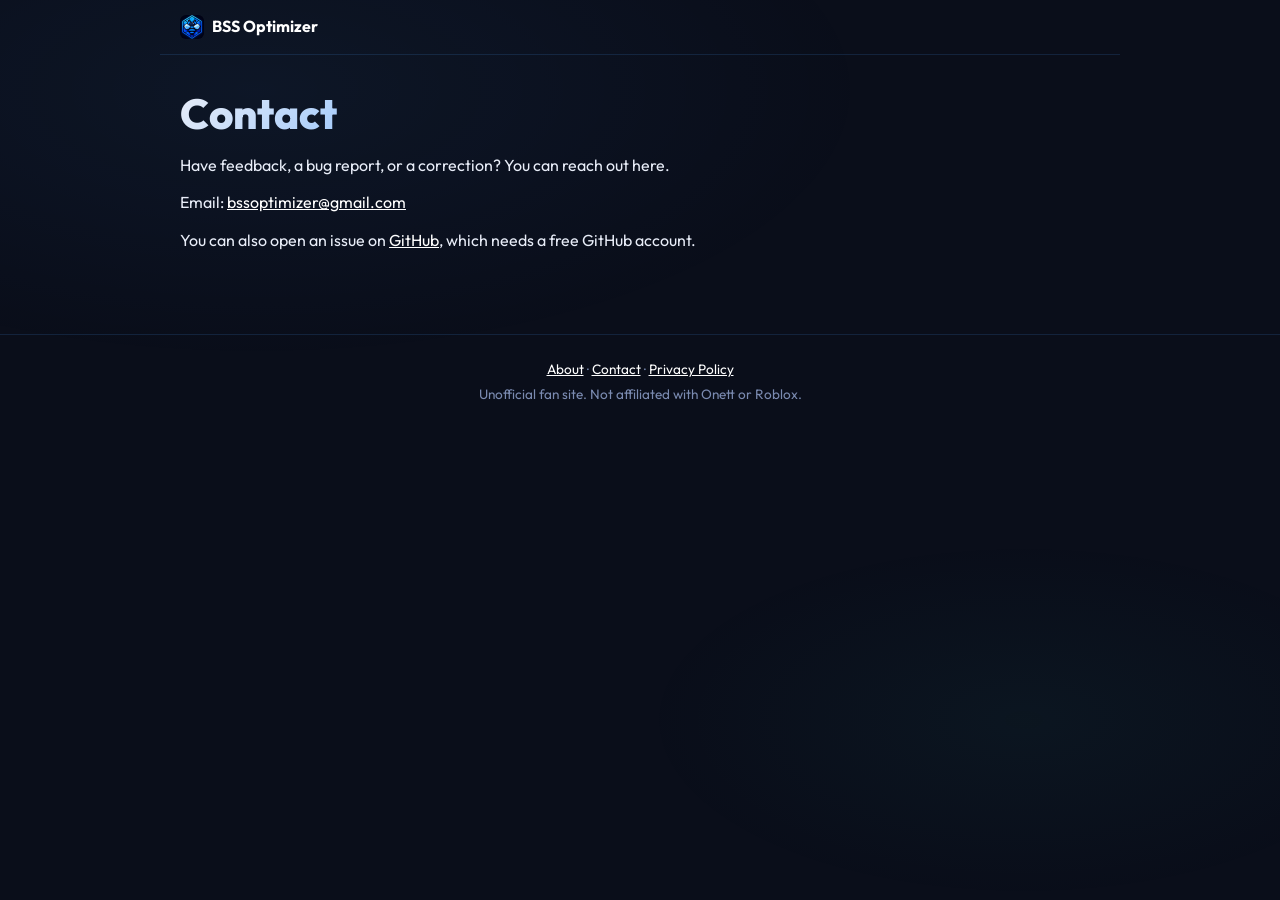
<file: contact/index.html>
<!DOCTYPE html>
<html lang="en"><head><meta charset="utf-8"><meta name="viewport" content="width=device-width, initial-scale=1">
<title>Contact – BSS Optimizer</title><meta name="description" content="Contact BSS Optimizer with feedback, bug reports, or corrections."><link rel="canonical" href="https://bssoptimizer.github.io/contact/"><link rel="icon" type="image/png" href="/logo.png"><meta property="og:site_name" content="BSS Optimizer"><meta property="og:type" content="website"><meta property="og:title" content="Contact – BSS Optimizer"><meta property="og:description" content="Contact BSS Optimizer with feedback, bug reports, or corrections."><meta property="og:url" content="https://bssoptimizer.github.io/contact/"><meta property="og:image" content="https://bssoptimizer.github.io/logo.png"><meta name="twitter:card" content="summary"><link rel="preconnect" href="https://fonts.googleapis.com"><link rel="preconnect" href="https://fonts.gstatic.com" crossorigin><link href="https://fonts.googleapis.com/css2?family=Outfit:wght@300;400;500;600;700;800&display=swap" rel="stylesheet"><link rel="stylesheet" href="/style.css">
<script async src="https://www.googletagmanager.com/gtag/js?id=G-0EQ60MCZPB"></script><script>window.dataLayer=window.dataLayer||[];function gtag(){dataLayer.push(arguments);}gtag("js",new Date());gtag("config","G-0EQ60MCZPB");</script></head><body><nav class="top"><a class="brand" href="/"><img src="/logo.png" alt="" width="24" height="24">BSS Optimizer</a></nav><main><h1>Contact</h1>
<p>Have feedback, a bug report, or a correction? You can reach out here.</p>
<p>Email: <a href="mailto:bssoptimizer@gmail.com">bssoptimizer@gmail.com</a></p>
<p>You can also open an issue on <a href="https://github.com/BSSoptimizer/bssoptimizer.github.io/issues">GitHub</a>, which needs a free GitHub account.</p></main><footer class="site"><p><a href="/about/">About</a> · <a href="/contact/">Contact</a> · <a href="/privacy/">Privacy Policy</a></p><p>Unofficial fan site. Not affiliated with Onett or Roblox.</p></footer></body></html>
</file>
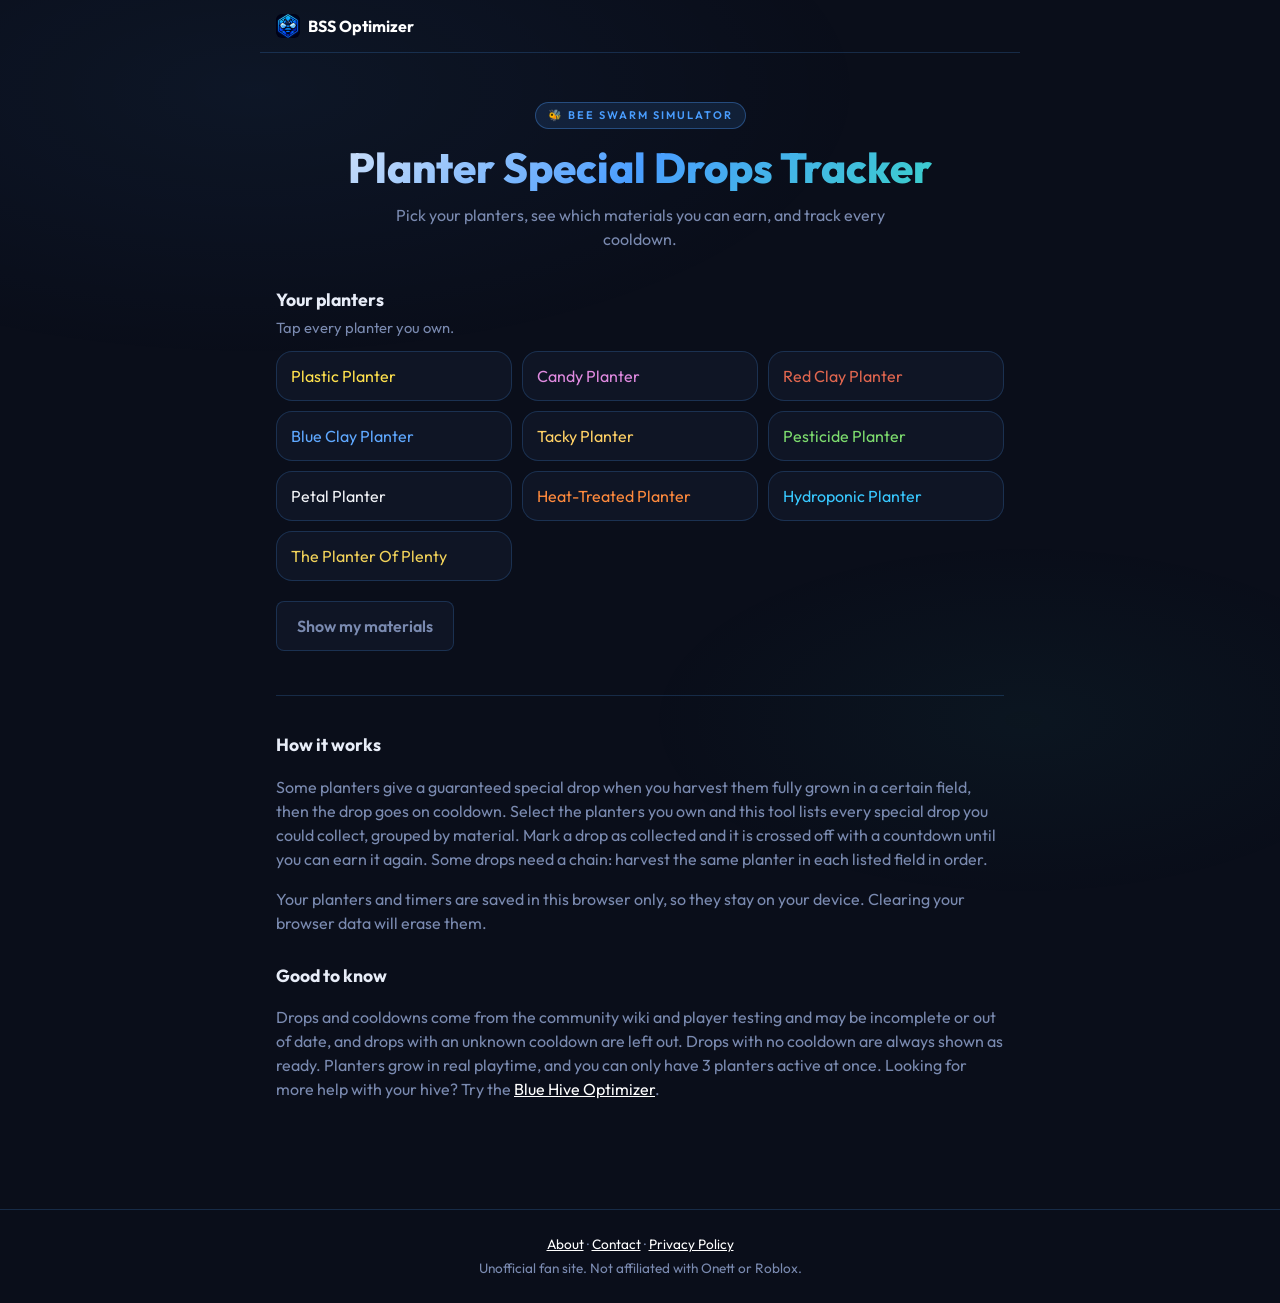
<file: planter-drops/index.html>
<!DOCTYPE html>
<html lang="en">
<head>
<meta charset="utf-8">
<meta name="viewport" content="width=device-width, initial-scale=1">
<title>Bee Swarm Simulator Planter Drops Tracker &amp; Timers</title>
<meta name="description" content="Free Bee Swarm Simulator tool: pick your planters, see which special drop materials you can get, and track each cooldown."><link rel="canonical" href="https://bssoptimizer.github.io/planter-drops/"><link rel="icon" type="image/png" href="/logo.png"><meta property="og:title" content="Bee Swarm Simulator Planter Drops Tracker &amp; Timers"><meta property="og:description" content="Free Bee Swarm Simulator tool: pick your planters, see which special drop materials you can get, and track each cooldown."><meta property="og:type" content="website"><meta property="og:url" content="https://bssoptimizer.github.io/planter-drops/"><meta property="og:site_name" content="BSS Optimizer"><meta property="og:image" content="https://bssoptimizer.github.io/logo.png"><meta name="twitter:card" content="summary"><link rel="preconnect" href="https://fonts.googleapis.com"><link rel="preconnect" href="https://fonts.gstatic.com" crossorigin><link href="https://fonts.googleapis.com/css2?family=Outfit:wght@300;400;500;600;700;800&family=Space+Mono:wght@400;700&display=swap" rel="stylesheet">
<script async src="https://www.googletagmanager.com/gtag/js?id=G-0EQ60MCZPB"></script><script>window.dataLayer=window.dataLayer||[];function gtag(){dataLayer.push(arguments);}gtag("js",new Date());gtag("config","G-0EQ60MCZPB");</script>
<script async src="https://pagead2.googlesyndication.com/pagead/js/adsbygoogle.js?client=ca-pub-9927687341158144"
     crossorigin="anonymous"></script>
<style>
:root{--bg:#0a0e1a;--panel:#0f1525;--panel2:#151d35;--line:rgba(74,158,255,0.2);--text:#e8edf8;--muted:#7a8ab0;--accent:#4a9eff;--teal:#38d9c0}
*{box-sizing:border-box}
html{-webkit-text-size-adjust:100%}
body{margin:0;background:var(--bg);color:var(--text);font-family:'Outfit',sans-serif;font-size:16px;line-height:1.5;min-height:100vh;overflow-x:hidden}
body::before{content:'';position:fixed;inset:0;background:radial-gradient(ellipse 80% 50% at 20% 10%,rgba(74,158,255,0.06) 0%,transparent 60%),radial-gradient(ellipse 60% 40% at 80% 80%,rgba(56,217,192,0.04) 0%,transparent 50%);pointer-events:none;z-index:0}
main{position:relative;z-index:1;max-width:760px;margin:0 auto;padding:28px 16px 48px}
h1{font-size:clamp(28px,5vw,42px);font-weight:800;line-height:1.1;margin:0 0 12px;background:linear-gradient(135deg,#e8edf8 0%,#4a9eff 50%,#38d9c0 100%);-webkit-background-clip:text;-webkit-text-fill-color:transparent;background-clip:text}
h2{font-size:1.1rem;margin:28px 0 4px}
header{text-align:center;padding:20px 0 8px}
.header-badge{display:inline-block;background:rgba(74,158,255,.12);border:1px solid rgba(74,158,255,.35);color:#4a9eff;font-size:11px;font-weight:600;letter-spacing:2px;text-transform:uppercase;padding:4px 12px;border-radius:20px;margin-bottom:16px}
.sub,.hint,.muted{color:var(--muted)}
.sub{max-width:520px;margin:0 auto}
.hint{margin:0 0 12px;font-size:.92rem}
button{font:inherit;color:inherit}
.grid{display:grid;gap:10px;grid-template-columns:1fr 1fr}
.pass,.mat{background:var(--panel);border:1px solid var(--line);border-radius:16px;padding:12px 14px;cursor:pointer;text-align:left}
.pass[aria-pressed=true]{border-color:var(--accent);background:var(--panel2);box-shadow:inset 3px 0 0 var(--accent)}
.mat{display:flex;justify-content:space-between;align-items:baseline;gap:8px;width:100%;margin-bottom:10px}
.mat:hover{border-color:var(--accent)}
.nm{font-weight:600}
.rg{color:var(--muted);font-size:.85rem}
.ok{color:var(--teal);font-weight:600}
.primary,.ghost,.small{border-radius:8px;cursor:pointer;font-weight:600;border:1px solid rgba(74,158,255,.35)}
.primary{padding:12px 20px;background:linear-gradient(135deg,#2d7dd6,#4a9eff);color:#fff;border:0;box-shadow:0 4px 16px rgba(74,158,255,.25)}
.primary:disabled{background:var(--panel);color:var(--muted);border:1px solid var(--line);box-shadow:none;cursor:not-allowed}
.ghost{padding:12px 20px;background:none;color:var(--accent)}
.small{padding:6px 12px;background:none;color:var(--accent);white-space:nowrap}
.actions{display:flex;flex-wrap:wrap;gap:10px;margin-top:20px}
.row{background:var(--panel);border:1px solid var(--line);border-radius:16px;padding:12px 14px;margin-bottom:10px;display:flex;justify-content:space-between;align-items:center;gap:12px}
.row.done{opacity:.6;border-style:dashed}
.row.done .nm,.row.done .fl{text-decoration:line-through}
.fl{color:var(--muted);font-size:.9rem}
.time{font-family:'Space Mono',monospace;font-size:13px;color:var(--accent)}
.side{text-align:right;display:flex;flex-direction:column;align-items:flex-end;gap:4px}
:focus-visible{outline:2px solid var(--accent);outline-offset:2px}
@media(min-width:700px){.grid{grid-template-columns:repeat(3,1fr)}}
nav.top{display:flex;justify-content:space-between;align-items:center;flex-wrap:wrap;gap:8px 16px;max-width:760px;margin:0 auto;padding:14px 16px;border-bottom:1px solid var(--line);position:relative;z-index:1}
nav.top a{color:#fff;text-decoration:none}
nav.top .brand{font-weight:700;display:inline-flex;align-items:center;gap:8px}
nav.top .brand img{border-radius:6px}
nav.top a:hover{text-decoration:underline}
section.info{margin-top:44px;padding-top:8px;border-top:1px solid var(--line)}
section.info p,section.info li{color:var(--muted)}
section.info a,footer.site a{color:#fff;text-decoration:underline}
footer.site{text-align:center;margin-top:44px;padding:20px 16px;border-top:1px solid var(--line);color:var(--muted);font-size:.85rem;position:relative;z-index:1}
footer.site p{margin:4px 0}
</style>
</head>
<body>
<nav class="top"><a class="brand" href="/"><img src="/logo.png" alt="" width="24" height="24">BSS Optimizer</a></nav>
<main>
<header>
  <div class="header-badge">🐝 Bee Swarm Simulator</div>
  <h1>Planter Special Drops Tracker</h1>
  <p class="sub">Pick your planters, see which materials you can earn, and track every cooldown.</p>
</header>

<section id="vPlanters">
  <h2>Your planters</h2>
  <p class="hint" id="pHint"></p>
  <div class="grid" id="planters"></div>
  <div class="actions"><button type="button" class="primary" id="toMats" disabled>Show my materials</button></div>
</section>

<section id="vMats" hidden>
  <h2>Materials</h2>
  <p class="hint">Tap a material to see which planters and fields give it.</p>
  <div id="mats"></div>
  <div class="actions"><button type="button" class="ghost" id="editP">Edit my planters</button></div>
</section>

<section id="vDetail" hidden>
  <h2 id="dTitle"></h2>
  <p class="hint" id="dHint"></p>
  <div id="rows"></div>
  <div class="actions"><button type="button" class="ghost" id="back">Back to materials</button></div>
</section>

<section class="info">
<h2>How it works</h2>
<p>Some planters give a guaranteed special drop when you harvest them fully grown in a certain field, then the drop goes on cooldown. Select the planters you own and this tool lists every special drop you could collect, grouped by material. Mark a drop as collected and it is crossed off with a countdown until you can earn it again. Some drops need a chain: harvest the same planter in each listed field in order.</p>
<p>Your planters and timers are saved in this browser only, so they stay on your device. Clearing your browser data will erase them.</p>
<h2>Good to know</h2>
<p>Drops and cooldowns come from the community wiki and player testing and may be incomplete or out of date, and drops with an unknown cooldown are left out. Drops with no cooldown are always shown as ready. Planters grow in real playtime, and you can only have 3 planters active at once. Looking for more help with your hive? Try the <a href="/blue-hive-optimizer/">Blue Hive Optimizer</a>.</p>
</section>
</main>
<footer class="site"><p><a href="/about/">About</a> · <a href="/contact/">Contact</a> · <a href="/privacy/">Privacy Policy</a></p><p>Unofficial fan site. Not affiliated with Onett or Roblox.</p></footer>

<script>
// [planter, item, quantity, fields in order (use "xN" suffix for repeats), cooldown in days]
const DROPS = [
 ["Plastic Planter","Swirled Wax","1",["Coconut Field"],30],
 ["Plastic Planter","Caustic Wax","1",["Rose Field"],30],
 ["Candy Planter","Glue","10",["Stump Field","Stump Field","Stump Field"],7],
 ["Candy Planter","Swirled Wax","1",["Cactus Field"],30],
 ["Candy Planter","Caustic Wax","1",["Mountain Top Field"],30],
 ["Red Clay Planter","Stingers","10",["Clover Field","Spider Field","Cactus Field"],14],
 ["Red Clay Planter","Swirled Wax","1",["Sunflower Field"],30],
 ["Red Clay Planter","Caustic Wax","1",["Clover Field"],30],
 ["Red Clay Planter","Swirled Wax","1",["Pine Tree Forest"],7],
 ["Blue Clay Planter","Swirled Wax","1",["Spider Field"],30],
 ["Blue Clay Planter","Caustic Wax","1",["Clover Field"],30],
 ["Blue Clay Planter","Micro-Converters","10-15",["Spider Field"],0],
 ["Tacky Planter","Loaded Dice","1",["Mountain Top Field"],30],
 ["Tacky Planter","Swirled Wax","1",["Pumpkin Patch"],30],
 ["Tacky Planter","Caustic Wax","1",["Bamboo Field"],30],
 ["Pesticide Planter","Bitterberries","100",["Strawberry Field"],30],
 ["Pesticide Planter","Neonberries","25+",["Stump Field","Mountain Top Field","Coconut Field"],7],
 ["Pesticide Planter","Swirled Wax","1",["Strawberry Field"],30],
 ["Petal Planter","Swirled Wax","1",["Strawberry Field"],30],
 ["Petal Planter","Caustic Wax","1",["Dandelion Field"],30],
 ["Heat-Treated Planter","Red Extract","100",["Mushroom Field","Strawberry Field","Rose Field","Pepper Patch"],30],
 ["Heat-Treated Planter","Enzymes","100",["Pineapple Patch","Pineapple Patch","Pineapple Patch"],30],
 ["Heat-Treated Planter","Loaded Dice","1",["Mushroom Field"],1],
 ["Heat-Treated Planter","Swirled Wax","1",["Blue Flower Field"],30],
 ["Heat-Treated Planter","Caustic Wax","1",["Coconut Field"],30],
 ["Heat-Treated Planter","Stingers","10",["Cactus Field"],0],
 ["Hydroponic Planter","Blue Extract","100",["Blue Flower Field","Bamboo Field","Pine Tree Forest","Stump Field"],30],
 ["Hydroponic Planter","Oil","100",["Sunflower Field","Sunflower Field","Sunflower Field"],30],
 ["Hydroponic Planter","Loaded Dice","1",["Blue Flower Field"],1],
 ["Hydroponic Planter","Swirled Wax","1",["Mushroom Field"],30],
 ["Hydroponic Planter","Caustic Wax","1",["Coconut Field"],30],
 ["The Planter Of Plenty","Super Smoothie","10",["Bamboo Field"],30]
].map((d,i)=>({id:"d"+i,planter:d[0],item:d[1],qty:d[2],fields:d[3],days:d[4]}));
const PLANTERS = [...new Set(DROPS.map(d=>d.planter))];
const KEY = "bssPlanterDrops";
// In-game colors (edit freely)
const PCOL = {"Plastic Planter":"#ffe14d","Candy Planter":"#e08ae0","Red Clay Planter":"#e0664f","Blue Clay Planter":"#5fa8ff","Tacky Planter":"#ffd166","Pesticide Planter":"#7ddc6e","Petal Planter":"#f2f4f8","Heat-Treated Planter":"#ff8a3d","Hydroponic Planter":"#38c8ff","The Planter Of Plenty":"#f2d35a"};
const ICOL = {"Swirled Wax":"#ffd84a","Caustic Wax":"#8fe35c","Stingers":"#c9cdd6","Glue":"#bfe3ff","Loaded Dice":"#ff5f5f","Bitterberries":"#f0e2b0","Neonberries":"#3fb34f","Red Extract":"#ff6b6b","Blue Extract":"#4a9eff","Enzymes":"#fff3a0","Oil":"#e0b84a","Micro-Converters":"#9aa7bd","Super Smoothie":"#4fd35f"};
const pc = n => '<span style="color:'+(PCOL[n]||"inherit")+'">'+esc(n)+'</span>';
const ic = n => '<span style="color:'+(ICOL[n]||"inherit")+'">'+esc(n)+'</span>';
const $ = s => document.querySelector(s);
const esc = s => String(s).replace(/[&<>"]/g,c=>({"&":"&amp;","<":"&lt;",">":"&gt;",'"':"&quot;"}[c]));
let st = {owned:[],collected:{}}, cur = null;
try { const r = JSON.parse(localStorage.getItem(KEY)); if (r && Array.isArray(r.owned) && r.collected) st = r; } catch(e) {}
const save = () => { try { localStorage.setItem(KEY, JSON.stringify(st)); } catch(e) {} };
const rng = d => { const m = d.qty.match(/^(\d+)(?:-(\d+))?\+?$/); return [+m[1], +(m[2]||m[1])]; };
const sum = list => { let lo = 0, hi = 0; list.forEach(d => { const r = rng(d); lo += r[0]; hi += r[1]; });
  return (lo === hi ? lo : lo+"-"+hi) + (list.some(d => /\+$/.test(d.qty)) ? "+" : ""); };
const readyAt = d => st.collected[d.id] ? st.collected[d.id] + d.days*864e5 : 0;
const isReady = d => readyAt(d) <= Date.now();
const mine = () => DROPS.filter(d => st.owned.includes(d.planter));
function fmt(ms){
  const s = Math.max(0, Math.ceil(ms/1000)), dd = Math.floor(s/86400), h = Math.floor(s%86400/3600), m = Math.floor(s%3600/60), x = s%60;
  return (dd ? dd+"d " : "") + String(h).padStart(2,"0")+"h "+String(m).padStart(2,"0")+"m "+String(x).padStart(2,"0")+"s";
}
function fieldText(d){
  const f = d.fields, out = [];
  for (let i=0;i<f.length;i++){ if (i && f[i]===f[i-1]) continue; const n = f.filter(x=>x===f[i]).length; out.push(f[i] + (n>1 ? " ×"+n : "")); }
  return out.join(" → ");
}
function view(v){
  ["vPlanters","vMats","vDetail"].forEach(id => $("#"+id).hidden = id !== v);
  window.scrollTo(0,0);
}
// Planters screen
PLANTERS.forEach(p => {
  const b = document.createElement("button");
  b.type="button"; b.className="pass"; b.innerHTML=pc(p); b.dataset.p=p; b.setAttribute("aria-pressed","false");
  b.onclick = () => { const i = st.owned.indexOf(p); if (i>=0) st.owned.splice(i,1); else st.owned.push(p); save(); syncP(); };
  $("#planters").appendChild(b);
});
function syncP(){
  document.querySelectorAll(".pass").forEach(b => b.setAttribute("aria-pressed", st.owned.includes(b.dataset.p)));
  const n = st.owned.length;
  $("#pHint").textContent = n ? "Selected "+n+" of "+PLANTERS.length+". Tap again to deselect." : "Tap every planter you own.";
  $("#toMats").disabled = !n;
}
// Materials screen
function showMats(){
  const g = {};
  mine().forEach(d => { (g[d.item] = g[d.item] || []).push(d); });
  const html = Object.keys(g).sort().map(k => {
    const rd = g[k].filter(isReady), cd = g[k].filter(d=>!isReady(d));
    return '<button type="button" class="mat" data-i="'+esc(k)+'"><span class="nm">'+ic(k)+' - '+sum(g[k])+'</span><span class="rg"><span class="ok">'+sum(rd)+' ready</span> · '+sum(cd)+' on cooldown</span></button>';
  }).join("");
  $("#mats").innerHTML = html || '<p class="muted">None of your planters have tracked special drops yet.</p>';
  $("#mats").querySelectorAll(".mat").forEach(b => b.onclick = () => { cur = b.dataset.i; showDetail(); });
  cur = null; view("vMats");
}
// Detail screen
function showDetail(){
  const list = mine().filter(d => d.item === cur).sort((a,b) => (readyAt(a)-readyAt(b)) || a.planter.localeCompare(b.planter));
  $("#dTitle").innerHTML = ic(cur) + " - " + sum(list) + " possible";
  $("#dHint").textContent = "Harvest the planter fully grown in the field shown, then tap Collected to start its cooldown.";
  $("#rows").innerHTML = list.map(d => {
    const done = !isReady(d);
    return '<div class="row'+(done?' done':'')+'"><div><div class="nm">'+pc(d.planter)+'</div><div class="fl">'+esc(fieldText(d))+(d.fields.length>1?' (in order)':'')+'</div><div class="fl">'+esc(d.qty)+' '+ic(d.item)+' · '+(d.days ? d.days+'-day cooldown' : 'no cooldown')+'</div></div><div class="side">'+
      (done ? '<span class="time" data-until="'+readyAt(d)+'"></span><button type="button" class="small" data-undo="'+d.id+'">Undo</button>'
            : '<span class="ok">Ready</span>'+(d.days ? '<button type="button" class="small" data-got="'+d.id+'">Collected</button>' : ''))+'</div></div>';
  }).join("");
  $("#rows").querySelectorAll("[data-got]").forEach(b => b.onclick = () => { st.collected[b.dataset.got] = Date.now(); save(); showDetail(); });
  $("#rows").querySelectorAll("[data-undo]").forEach(b => b.onclick = () => { delete st.collected[b.dataset.undo]; save(); showDetail(); });
  tick(); view("vDetail");
}
function tick(){
  let expired = false;
  document.querySelectorAll("[data-until]").forEach(e => {
    const left = +e.dataset.until - Date.now();
    if (left <= 0) expired = true; else e.textContent = fmt(left);
  });
  if (expired && cur && !$("#vDetail").hidden) showDetail();
}
setInterval(tick, 1000);
$("#toMats").onclick = () => { if(window.gtag) gtag("event","tool_complete",{tool_name:"planter_drops"}); showMats(); };
$("#editP").onclick = () => view("vPlanters");
$("#back").onclick = showMats;
syncP();
if (st.owned.length) showMats();
</script>
</body>
</html>
</file>
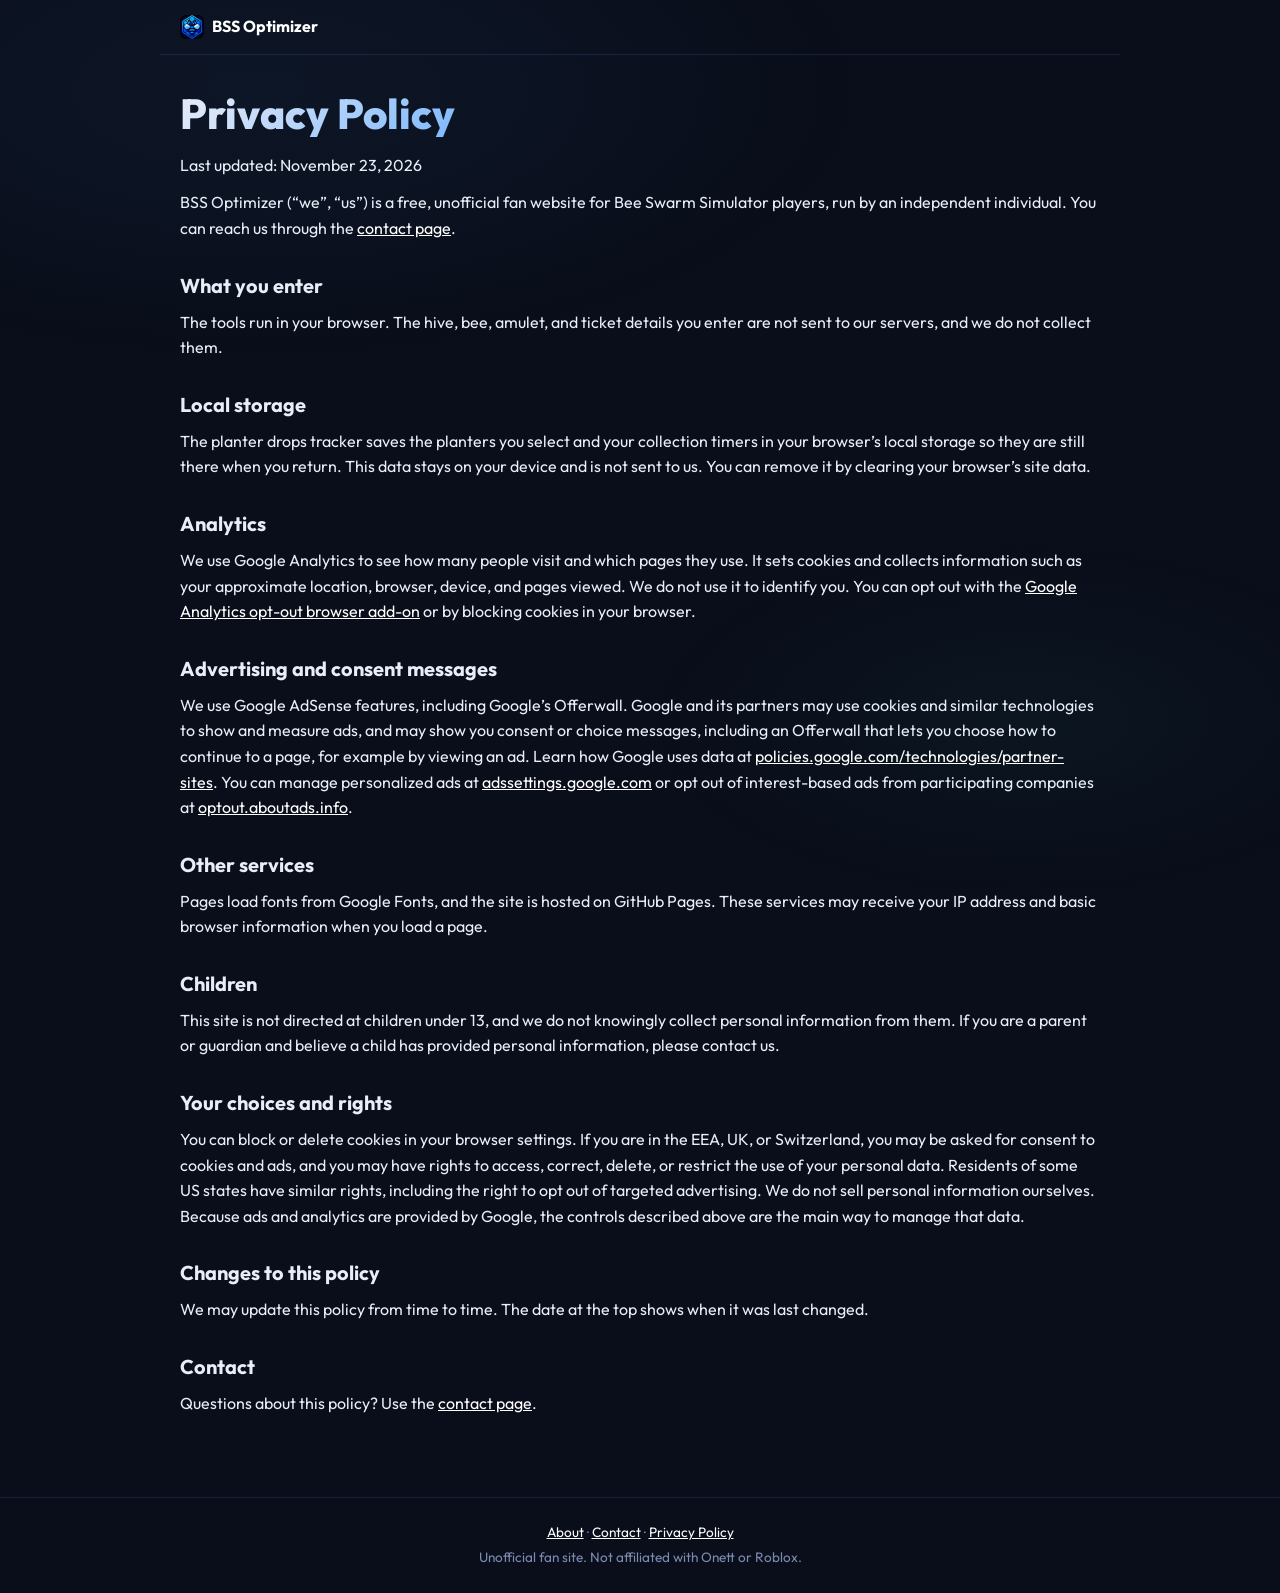
<file: privacy/index.html>
<!DOCTYPE html>
<html lang="en"><head><meta charset="utf-8"><meta name="viewport" content="width=device-width, initial-scale=1">
<title>Privacy Policy – BSS Optimizer</title><meta name="description" content="Privacy policy for BSS Optimizer: what data the site and its tools use, analytics, advertising, cookies, and your choices."><link rel="canonical" href="https://bssoptimizer.github.io/privacy/"><link rel="icon" type="image/png" href="/logo.png"><meta property="og:site_name" content="BSS Optimizer"><meta property="og:type" content="website"><meta property="og:title" content="Privacy Policy – BSS Optimizer"><meta property="og:description" content="Privacy policy for BSS Optimizer: what data the site and its tools use, analytics, advertising, cookies, and your choices."><meta property="og:url" content="https://bssoptimizer.github.io/privacy/"><meta property="og:image" content="https://bssoptimizer.github.io/logo.png"><meta name="twitter:card" content="summary"><link rel="preconnect" href="https://fonts.googleapis.com"><link rel="preconnect" href="https://fonts.gstatic.com" crossorigin><link href="https://fonts.googleapis.com/css2?family=Outfit:wght@300;400;500;600;700;800&display=swap" rel="stylesheet"><link rel="stylesheet" href="/style.css">
<script async src="https://www.googletagmanager.com/gtag/js?id=G-0EQ60MCZPB"></script><script>window.dataLayer=window.dataLayer||[];function gtag(){dataLayer.push(arguments);}gtag("js",new Date());gtag("config","G-0EQ60MCZPB");</script></head><body><nav class="top"><a class="brand" href="/"><img src="/logo.png" alt="" width="24" height="24">BSS Optimizer</a></nav><main><h1>Privacy Policy</h1>
<p>Last updated: November 23, 2026</p>
<p>BSS Optimizer (“we”, “us”) is a free, unofficial fan website for Bee Swarm Simulator players, run by an independent individual. You can reach us through the <a href="/contact/">contact page</a>.</p>
<h2>What you enter</h2>
<p>The tools run in your browser. The hive, bee, amulet, and ticket details you enter are not sent to our servers, and we do not collect them.</p>
<h2>Local storage</h2>
<p>The planter drops tracker saves the planters you select and your collection timers in your browser’s local storage so they are still there when you return. This data stays on your device and is not sent to us. You can remove it by clearing your browser’s site data.</p>
<h2>Analytics</h2>
<p>We use Google Analytics to see how many people visit and which pages they use. It sets cookies and collects information such as your approximate location, browser, device, and pages viewed. We do not use it to identify you. You can opt out with the <a href="https://tools.google.com/dlpage/gaoptout">Google Analytics opt-out browser add-on</a> or by blocking cookies in your browser.</p>
<h2>Advertising and consent messages</h2>
<p>We use Google AdSense features, including Google’s Offerwall. Google and its partners may use cookies and similar technologies to show and measure ads, and may show you consent or choice messages, including an Offerwall that lets you choose how to continue to a page, for example by viewing an ad. Learn how Google uses data at <a href="https://policies.google.com/technologies/partner-sites">policies.google.com/technologies/partner-sites</a>. You can manage personalized ads at <a href="https://adssettings.google.com">adssettings.google.com</a> or opt out of interest-based ads from participating companies at <a href="https://optout.aboutads.info">optout.aboutads.info</a>.</p>
<h2>Other services</h2>
<p>Pages load fonts from Google Fonts, and the site is hosted on GitHub Pages. These services may receive your IP address and basic browser information when you load a page.</p>
<h2>Children</h2>
<p>This site is not directed at children under 13, and we do not knowingly collect personal information from them. If you are a parent or guardian and believe a child has provided personal information, please contact us.</p>
<h2>Your choices and rights</h2>
<p>You can block or delete cookies in your browser settings. If you are in the EEA, UK, or Switzerland, you may be asked for consent to cookies and ads, and you may have rights to access, correct, delete, or restrict the use of your personal data. Residents of some US states have similar rights, including the right to opt out of targeted advertising. We do not sell personal information ourselves. Because ads and analytics are provided by Google, the controls described above are the main way to manage that data.</p>
<h2>Changes to this policy</h2>
<p>We may update this policy from time to time. The date at the top shows when it was last changed.</p>
<h2>Contact</h2>
<p>Questions about this policy? Use the <a href="/contact/">contact page</a>.</p></main><footer class="site"><p><a href="/about/">About</a> · <a href="/contact/">Contact</a> · <a href="/privacy/">Privacy Policy</a></p><p>Unofficial fan site. Not affiliated with Onett or Roblox.</p></footer></body></html>
</file>
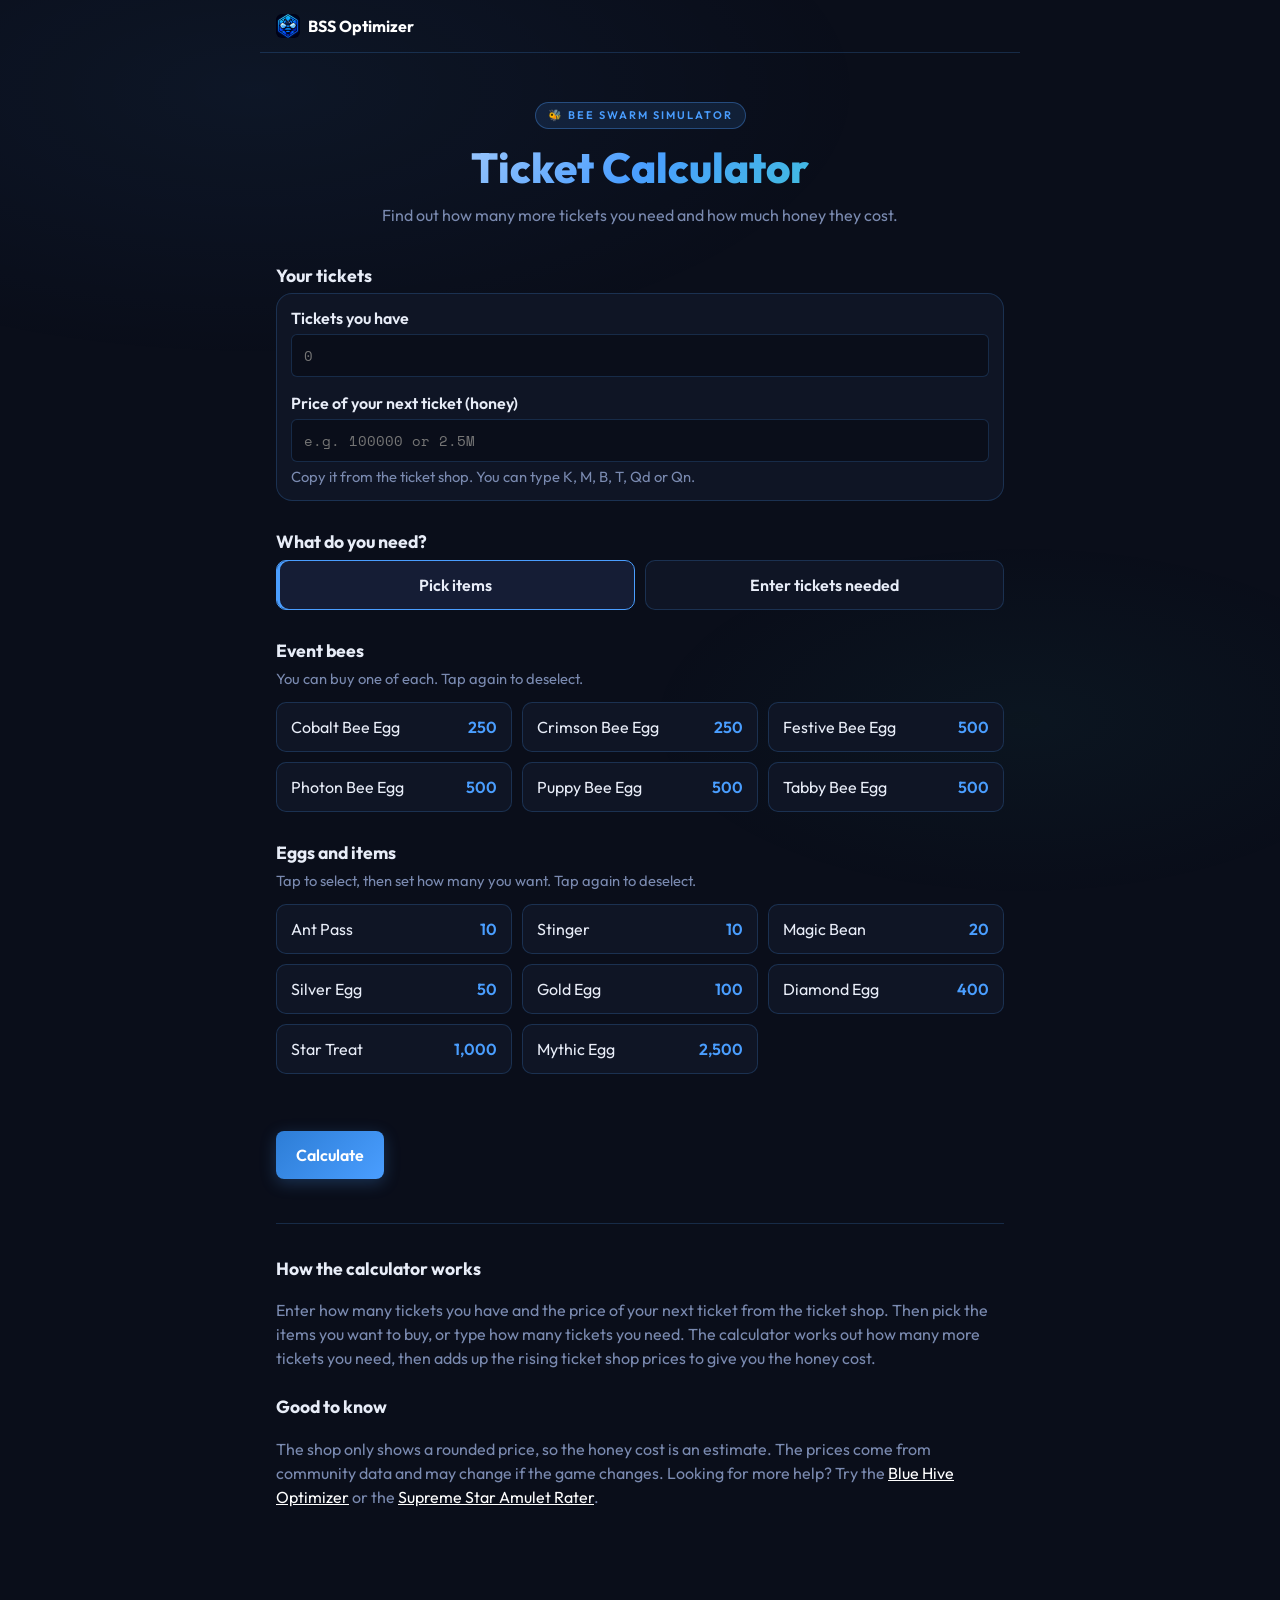
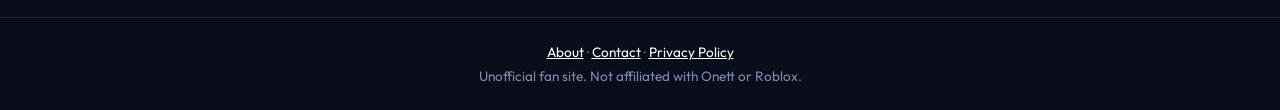
<file: ticket-calculator/index.html>
<!DOCTYPE html>
<html lang="en">
<head>
<meta charset="utf-8">
<meta name="viewport" content="width=device-width, initial-scale=1">
<title>Bee Swarm Simulator Ticket Calculator – Honey Cost</title>
<meta name="description" content="Free Bee Swarm Simulator tool: find out how many more tickets you need and how much honey they cost in the ticket shop."><link rel="canonical" href="https://bssoptimizer.github.io/ticket-calculator/"><link rel="icon" type="image/png" href="/logo.png"><meta property="og:title" content="Bee Swarm Simulator Ticket Calculator – Honey Cost"><meta property="og:description" content="Free Bee Swarm Simulator tool: find out how many more tickets you need and how much honey they cost in the ticket shop."><meta property="og:type" content="website"><meta property="og:url" content="https://bssoptimizer.github.io/ticket-calculator/"><meta property="og:site_name" content="BSS Optimizer"><meta property="og:image" content="https://bssoptimizer.github.io/logo.png"><meta name="twitter:card" content="summary"><link rel="preconnect" href="https://fonts.googleapis.com"><link rel="preconnect" href="https://fonts.gstatic.com" crossorigin><link href="https://fonts.googleapis.com/css2?family=Outfit:wght@300;400;500;600;700;800&family=Space+Mono:wght@400;700&display=swap" rel="stylesheet">
<script async src="https://www.googletagmanager.com/gtag/js?id=G-0EQ60MCZPB"></script><script>window.dataLayer=window.dataLayer||[];function gtag(){dataLayer.push(arguments);}gtag("js",new Date());gtag("config","G-0EQ60MCZPB");</script>
<style>
:root{--bg:#0a0e1a;--panel:#0f1525;--panel2:#151d35;--line:rgba(74,158,255,0.2);--text:#e8edf8;--muted:#7a8ab0;--accent:#4a9eff;--ink:#fff;--bad:#ff4d6d}
*{box-sizing:border-box}
html{-webkit-text-size-adjust:100%}
body{margin:0;background:var(--bg);color:var(--text);font-family:'Outfit',sans-serif;font-weight:400;font-size:16px;line-height:1.5;min-height:100vh;overflow-x:hidden}
body::before{content:'';position:fixed;inset:0;background:radial-gradient(ellipse 80% 50% at 20% 10%,rgba(74,158,255,0.06) 0%,transparent 60%),radial-gradient(ellipse 60% 40% at 80% 80%,rgba(56,217,192,0.04) 0%,transparent 50%);pointer-events:none;z-index:0}
main{position:relative;z-index:1}
main{max-width:760px;margin:0 auto;padding:28px 16px 48px}
h1{font-size:clamp(28px,5vw,42px);font-weight:800;line-height:1.1;margin:0 0 12px;background:linear-gradient(135deg,#e8edf8 0%,#4a9eff 50%,#38d9c0 100%);-webkit-background-clip:text;-webkit-text-fill-color:transparent;background-clip:text}
h2{font-size:1.1rem;margin:28px 0 4px}
.sub,.hint,.rg,footer{color:var(--muted)}
.sub{margin:0}
.hint{margin:0 0 12px;font-size:.92rem}
.grid{display:grid;gap:10px;grid-template-columns:1fr 1fr}
.stats{display:grid;gap:10px;grid-template-columns:1fr}
button{font:inherit;color:inherit}
.toggle{display:flex;width:100%;justify-content:space-between;align-items:baseline;gap:8px;text-align:left;background:none;border:0;padding:0;cursor:pointer}
.card{background:var(--panel);border:1px solid var(--line);border-radius:10px;padding:12px 14px}
.pass{background:var(--panel);border:1px solid var(--line);border-radius:10px;padding:12px 14px;cursor:pointer;text-align:left}
.pass[aria-pressed=true],.stat.on{border-color:var(--accent);background:var(--panel2)}
.pass[aria-pressed=true]{box-shadow:inset 3px 0 0 var(--accent)}
.stat{background:var(--panel);border:1px solid var(--line);border-radius:10px;padding:12px 14px}
.stat.on{box-shadow:inset 3px 0 0 var(--accent)}
.stat.off .toggle,.pass:disabled{cursor:not-allowed;opacity:.5}
.nm{font-weight:600}
.rg{font-size:.85rem;white-space:nowrap}
.ctl{display:flex;align-items:center;gap:10px;margin-top:10px}
.ctl input[type=range]{flex:1;min-width:0;accent-color:var(--accent)}
.ctl input:disabled{opacity:.35}
.num{width:5.2rem;background:var(--bg);color:var(--text);border:1px solid var(--line);border-radius:6px;padding:6px 8px;font:inherit}
.unit{color:var(--muted);font-size:.9rem}
.lock{display:flex;justify-content:space-between;margin-bottom:10px;border-style:dashed}
.lock span:last-child{color:var(--accent);font-weight:600}
.primary,.ghost{border-radius:8px;padding:12px 20px;font-weight:600;cursor:pointer;border:1px solid var(--accent)}
.primary{background:var(--accent);color:var(--ink);margin-top:20px}
.primary:disabled{background:var(--panel);color:var(--muted);border-color:var(--line);cursor:not-allowed}
.ghost{background:none;color:var(--accent)}
.actions{display:flex;flex-wrap:wrap;gap:10px;margin-top:24px}
.actions .primary{margin-top:0}
:focus-visible{outline:2px solid var(--accent);outline-offset:2px}
body.result header{margin-bottom:44px}
.stat:not(.on) .ctl input:not(:disabled){opacity:.7}
.label{font-size:1.5rem;font-weight:700;margin:0 0 20px}
.tiles{display:grid;gap:10px;grid-template-columns:1fr}
.tile{background:var(--panel);border:1px solid var(--line);border-radius:10px;padding:14px 16px}
.tile .k{color:var(--muted);font-size:.9rem}
.tile .v{font-size:2rem;font-weight:700;line-height:1.2}
.tile.big{border-color:var(--accent);background:var(--panel2)}
.warn{border-color:var(--bad)}
.warn p{margin:6px 0 0}
footer{margin-top:36px;font-size:.82rem}
@media(min-width:700px){.grid{grid-template-columns:repeat(3,1fr)}.stats{grid-template-columns:1fr 1fr}.tiles{grid-template-columns:repeat(3,1fr)}}
nav.top{display:flex;justify-content:space-between;align-items:center;flex-wrap:wrap;gap:8px 16px;max-width:960px;margin:0 auto;padding:14px 20px;border-bottom:1px solid var(--line);position:relative;z-index:1}
nav.top a{color:#fff;text-decoration:none}
nav.top .brand{font-weight:700;display:inline-flex;align-items:center;gap:8px}
nav.top .brand img{border-radius:6px}
nav.top a:hover{text-decoration:underline}
nav.top .here{color:var(--muted)}
section.info{margin-top:44px;padding-top:8px;border-top:1px solid var(--line)}
section.info h2{margin-top:24px}
section.info p,section.info li{color:var(--muted)}
section.info a{color:#fff;text-decoration:underline}
footer.site{text-align:center;margin-top:44px;padding:20px 16px;border-top:1px solid var(--line);color:var(--muted);font-size:.85rem;position:relative;z-index:1}
footer.site p{margin:4px 0;color:var(--muted)}
footer.site a{color:#fff;text-decoration:underline}
header{text-align:center;padding:20px 0 8px}
.header-badge{display:inline-block;background:rgba(74,158,255,.12);border:1px solid rgba(74,158,255,.35);color:#4a9eff;font-size:11px;font-weight:600;letter-spacing:2px;text-transform:uppercase;padding:4px 12px;border-radius:20px;margin-bottom:16px}
.sub{max-width:520px;margin:0 auto}
.card,.tile{border-radius:16px}
.num{font-family:'Space Mono',monospace;font-size:14px}
.primary{background:linear-gradient(135deg,#2d7dd6,#4a9eff);color:#fff;border:0;box-shadow:0 4px 16px rgba(74,158,255,.25)}
.primary:disabled{background:var(--panel);color:var(--muted);border:1px solid var(--line);box-shadow:none}
.ghost{border-color:rgba(74,158,255,.35)}
nav.top{max-width:760px;padding-left:16px;padding-right:16px}

.field{margin-bottom:14px}.field:last-child{margin-bottom:0}
.field label{display:block;font-weight:600;margin-bottom:4px}
.field .hint{margin:4px 0 0}
.txt{width:100%;background:var(--bg);color:var(--text);border:1px solid var(--line);border-radius:6px;padding:10px 12px;font-family:'Space Mono',monospace;font-size:14px}
.modes{display:grid;gap:10px;grid-template-columns:1fr 1fr}
.modes .pass{text-align:center;font-weight:600}
.items{display:grid;gap:10px;grid-template-columns:repeat(auto-fill,minmax(210px,1fr))}
.item{background:var(--panel);border:1px solid var(--line);border-radius:10px}
.item.sel{border-color:var(--accent);background:var(--panel2);box-shadow:inset 3px 0 0 var(--accent)}
.item .pick{display:flex;width:100%;justify-content:space-between;gap:8px;align-items:center;background:none;border:0;padding:12px 14px;cursor:pointer;text-align:left}
.item .cost{color:var(--accent);font-weight:600;white-space:nowrap}
.item .step{display:none;align-items:center;gap:8px;padding:0 14px 12px}
.item.sel.multi .step{display:flex}
.step button{width:38px;height:38px;flex:none;border-radius:8px;border:1px solid var(--line);background:var(--bg);font-size:1.2rem;cursor:pointer}
.step .num{flex:1;min-width:0;width:auto;text-align:center;padding:8px 4px}
.msg{color:var(--bad);margin:14px 0 0;min-height:1.4em}
.tile.big{grid-column:1/-1}
.tile .v{word-break:break-word}
.tile .n{color:var(--muted);font-size:.85rem;margin-top:2px}
.tiles .tile .v{font-size:1.6rem}
.tile.big .v{font-size:2.2rem}
@media(min-width:700px){.tiles{grid-template-columns:repeat(3,1fr)}}
</style>
<script async src="https://pagead2.googlesyndication.com/pagead/js/adsbygoogle.js?client=ca-pub-9927687341158144"
     crossorigin="anonymous"></script>
</head>
<body>
<nav class="top"><a class="brand" href="/"><img src="/logo.png" alt="" width="24" height="24">BSS Optimizer</a></nav>
<main>
<header>
  <div class="header-badge">🐝 Bee Swarm Simulator</div>
  <h1>Ticket Calculator</h1>
  <p class="sub">Find out how many more tickets you need and how much honey they cost.</p>
</header>

<section id="inputScreen">
  <h2>Your tickets</h2>
  <div class="card">
    <div class="field">
      <label for="owned">Tickets you have</label>
      <input class="txt" type="text" id="owned" inputmode="decimal" placeholder="0" autocomplete="off">
    </div>
    <div class="field">
      <label for="price">Price of your next ticket (honey)</label>
      <input class="txt" type="text" id="price" inputmode="decimal" placeholder="e.g. 100000 or 2.5M" autocomplete="off">
      <p class="hint">Copy it from the ticket shop. You can type K, M, B, T, Qd or Qn.</p>
    </div>
  </div>

  <h2>What do you need?</h2>
  <div class="modes" id="modes">
    <button type="button" class="pass" data-m="items" aria-pressed="true">Pick items</button>
    <button type="button" class="pass" data-m="manual" aria-pressed="false">Enter tickets needed</button>
  </div>

  <div id="itemsBox">
    <h2>Event bees</h2>
    <p class="hint">You can buy one of each. Tap again to deselect.</p>
    <div class="items" id="onceGrid"></div>
    <h2>Eggs and items</h2>
    <p class="hint">Tap to select, then set how many you want. Tap again to deselect.</p>
    <div class="items" id="multiGrid"></div>
  </div>

  <div id="manualBox" hidden>
    <div class="card" style="margin-top:14px">
      <div class="field">
        <label for="target">Total tickets you need</label>
        <input class="txt" type="text" id="target" inputmode="decimal" placeholder="e.g. 5000" autocomplete="off">
      </div>
    </div>
  </div>

  <p class="msg" id="err" role="alert"></p>
  <button type="button" class="primary" id="go">Calculate</button>
</section>

<section id="resultScreen" hidden>
  <div id="resultBody" tabindex="-1"></div>
  <div class="actions">
    <button type="button" class="primary" id="again">Calculate again</button>
    <button type="button" class="ghost" id="edit">Edit my data</button>
  </div>
</section>

<section class="info">
<h2>How the calculator works</h2>
<p>Enter how many tickets you have and the price of your next ticket from the ticket shop. Then pick the items you want to buy, or type how many tickets you need. The calculator works out how many more tickets you need, then adds up the rising ticket shop prices to give you the honey cost.</p>
<h2>Good to know</h2>
<p>The shop only shows a rounded price, so the honey cost is an estimate. The prices come from community data and may change if the game changes. Looking for more help? Try the <a href="/blue-hive-optimizer/">Blue Hive Optimizer</a> or the <a href="/amulet-rater/">Supreme Star Amulet Rater</a>.</p>
</section>
</main>
<footer class="site"><p><a href="/about/">About</a> · <a href="/contact/">Contact</a> · <a href="/privacy/">Privacy Policy</a></p><p>Unofficial fan site. Not affiliated with Onett or Roblox.</p></footer>

<script>
const ITEMS=[
 {n:"Tabby Bee Egg",c:500,once:true},{n:"Photon Bee Egg",c:500,once:true},
 {n:"Festive Bee Egg",c:500,once:true},{n:"Puppy Bee Egg",c:500,once:true},
 {n:"Cobalt Bee Egg",c:250,once:true},{n:"Crimson Bee Egg",c:250,once:true},
 {n:"Silver Egg",c:50},{n:"Gold Egg",c:100},{n:"Diamond Egg",c:400},
 {n:"Mythic Egg",c:2500},{n:"Star Treat",c:1000},{n:"Magic Bean",c:20},
 {n:"Ant Pass",c:10},{n:"Stinger",c:10}
];
const MAXQ=1000000, MAXLOOP=5000000;
const sel={}; let mode="items";
const $=s=>document.querySelector(s);

function parseNum(s){
  s=String(s||"").replace(/[,\s]/g,"").toLowerCase();
  if(!s) return NaN;
  const m=s.match(/^(\d*\.?\d+)(k|m|b|t|qd|qn|qa|qi|sx)?$/);
  if(!m) return NaN;
  const mult={k:1e3,m:1e6,b:1e9,t:1e12,qd:1e15,qa:1e15,qn:1e18,qi:1e18,sx:1e21}[m[2]]||1;
  return parseFloat(m[1])*mult;
}
function P(n){
  if(n<=50000) return 1e5+1000*Math.floor(Math.pow(n,n<499?1.2:1.7));
  return Math.floor(1e11+1e7*Math.pow(n-50000,1.85));
}
function fmt(x){
  if(x<1000) return Math.round(x).toLocaleString("en-US");
  const t=["","K","M","B","T","Qd","Qn","Sx","Sp"];
  let i=0,v=x;
  while(v>=1000&&i<t.length-1){v/=1000;i++}
  return (v>=100?v.toFixed(1):v.toFixed(2)).replace(/\.?0+$/,"")+t[i];
}
function full(x){return x<1e21?Math.round(x).toLocaleString("en-US"):x.toExponential(3)}
function invert(p){
  if(p<P(0)) return null;
  let lo=0,hi=1e8;
  if(P(hi)<p) return null;
  while(lo<hi){const mid=Math.floor((lo+hi)/2); if(P(mid)>=p) hi=mid; else lo=mid+1}
  let n=lo;
  if(n>0&&Math.abs(P(n-1)-p)<Math.abs(P(n)-p)) n=n-1;
  return n;
}

/* item cards */
function buildCards(){
  ITEMS.sort((a,b)=>a.c-b.c||a.n.localeCompare(b.n));
  ITEMS.forEach(it=>{
    const card=document.createElement("div");
    card.className="item"+(it.once?"":" multi");
    card.innerHTML='<button type="button" class="pick" aria-pressed="false"><span>'+it.n+'</span><span class="cost">'+it.c.toLocaleString("en-US")+'</span></button>'+
      (it.once?'':'<div class="step"><button type="button" aria-label="Decrease '+it.n+'">\u2212</button><input class="num" type="text" inputmode="numeric" value="1" aria-label="Amount of '+it.n+'"><button type="button" aria-label="Increase '+it.n+'">+</button></div>');
    it.el=card;
    card.querySelector(".pick").onclick=()=>{
      if(sel[it.n]) delete sel[it.n]; else sel[it.n]=1;
      sync(it);clearErr();
    };
    if(!it.once){
      const [minus,plus]=card.querySelectorAll(".step button");
      const inp=card.querySelector(".step input");
      minus.onclick=()=>setQty(it,(sel[it.n]||1)-1);
      plus.onclick=()=>setQty(it,(sel[it.n]||1)+1);
      inp.oninput=()=>{
        const d=inp.value.replace(/\D/g,"");
        if(d==="") return;
        setQty(it,parseInt(d,10),true);
      };
      inp.onblur=()=>{inp.value=sel[it.n]||1};
    }
    (it.once?$("#onceGrid"):$("#multiGrid")).appendChild(card);
  });
}
function setQty(it,q,typing){
  q=Math.max(1,Math.min(MAXQ,q||1));
  sel[it.n]=q;
  if(!typing) it.el.querySelector(".step input").value=q;
  clearErr();
}
function sync(it){
  const on=!!sel[it.n];
  it.el.classList.toggle("sel",on);
  it.el.querySelector(".pick").setAttribute("aria-pressed",on);
  if(!it.once) it.el.querySelector(".step input").value=sel[it.n]||1;
}
function clearErr(){$("#err").textContent=""}

/* calculation: returns {err} or the result numbers */
function compute(){
  const owned=$("#owned").value.trim()===""?0:parseNum($("#owned").value);
  if(isNaN(owned)) return {err:"Enter a valid number of tickets you have."};
  let total;
  if(mode==="items"){
    total=0;let any=false;
    ITEMS.forEach(it=>{if(sel[it.n]){any=true;total+=sel[it.n]*it.c}});
    if(!any) return {err:"Pick at least one item."};
  }else{
    total=parseNum($("#target").value);
    if(isNaN(total)) return {err:"Enter how many tickets you need."};
  }
  const need=Math.max(0,Math.ceil(total-owned));
  const r={total,owned,need,cost:0,warn:""};
  if(need===0) return r;
  const p=parseNum($("#price").value);
  if(isNaN(p)) return {err:"Enter the price of your next ticket."};
  const n0=invert(p);
  if(n0===null) return {err:"That price is outside the shop range. The first ticket costs 100,000 honey."};
  if(Math.abs(P(n0)-p)/p>0.02) r.warn="That price does not match the shop prices closely. The nearest match is "+fmt(P(n0))+" honey, so check the number you typed.";
  if(need>MAXLOOP) return {err:"That is too many tickets to calculate (limit "+MAXLOOP.toLocaleString("en-US")+")."};
  let cost=0;
  for(let i=0;i<need;i++) cost+=P(n0+i);
  r.cost=cost;
  return r;
}

/* screens */
function show(res){
  $("#inputScreen").hidden=res;
  $("#resultScreen").hidden=!res;
  window.scrollTo(0,0);
  if(res) $("#resultBody").focus();
  if(res) if(window.gtag) gtag("event","tool_complete",{tool_name:"ticket_calculator"});
}
function showResult(){
  const r=compute();
  if(r.err){$("#err").textContent=r.err;return}
  let h='<p class="label">Your ticket result</p><div class="tiles">'+
    '<div class="tile"><div class="k">Total ticket cost</div><div class="v">'+full(r.total)+'</div></div>'+
    '<div class="tile"><div class="k">Tickets you have</div><div class="v">'+full(r.owned)+'</div></div>'+
    '<div class="tile"><div class="k">More tickets needed</div><div class="v">'+full(r.need)+'</div></div>';
  if(r.need===0){
    h+='<div class="tile big"><div class="k">Honey cost</div><div class="v">You have enough tickets</div></div></div>';
  }else{
    h+='<div class="tile big"><div class="k">Honey cost for the tickets you need</div><div class="v">About '+fmt(r.cost)+'</div><div class="n">Estimated from the rounded price shown in the shop.</div></div></div>';
  }
  if(r.warn) h+='<div class="tile warn" style="margin-top:10px"><p style="margin:0">'+r.warn+'</p></div>';
  $("#resultBody").innerHTML=h;
  show(true);
}
document.querySelectorAll("#modes .pass").forEach(b=>b.onclick=()=>{
  mode=b.dataset.m;
  document.querySelectorAll("#modes .pass").forEach(x=>x.setAttribute("aria-pressed",x===b));
  $("#itemsBox").hidden=mode!=="items";
  $("#manualBox").hidden=mode!=="manual";
  clearErr();
});
["#owned","#price","#target"].forEach(s=>$(s).addEventListener("input",clearErr));
$("#go").onclick=showResult;
$("#edit").onclick=()=>show(false);
$("#again").onclick=()=>{
  ["#owned","#price","#target"].forEach(s=>$(s).value="");
  Object.keys(sel).forEach(k=>delete sel[k]);
  ITEMS.forEach(sync);
  clearErr();show(false);
};
buildCards();
</script>
</body>
</html>
</file>
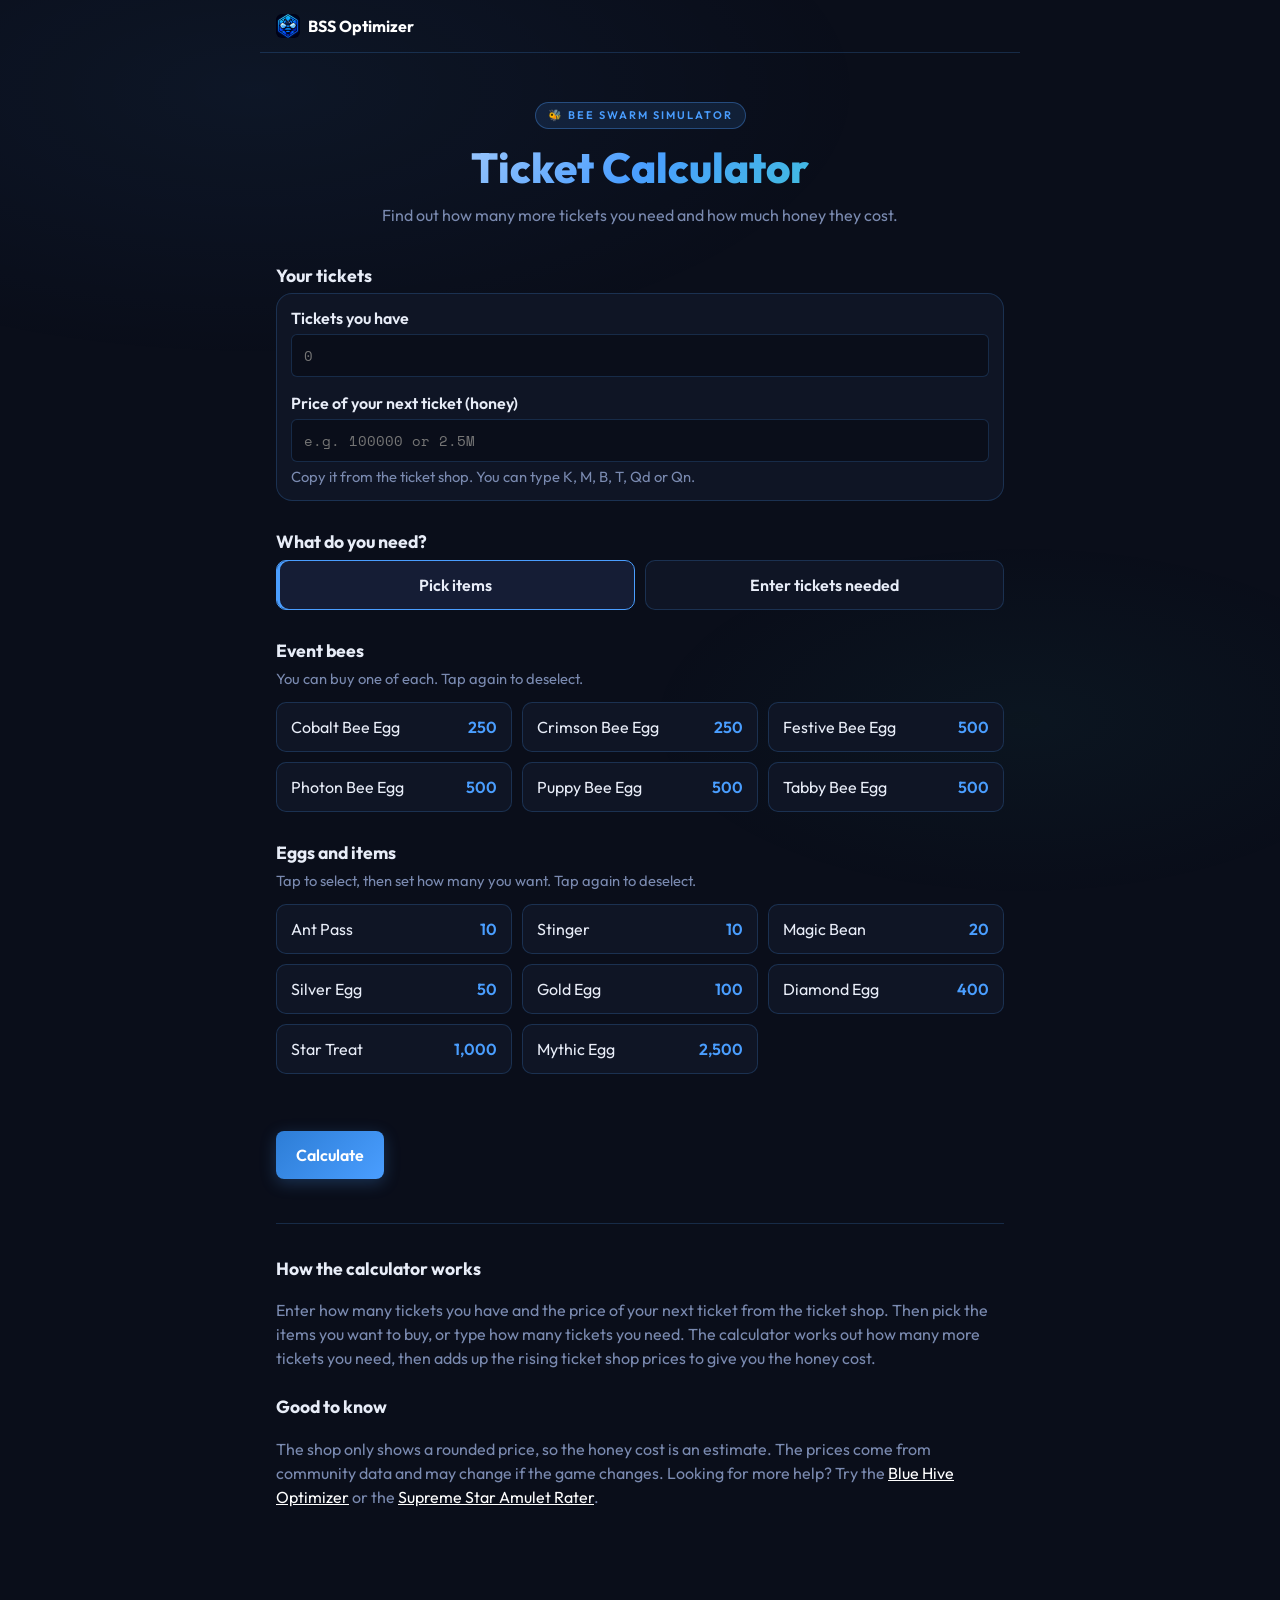
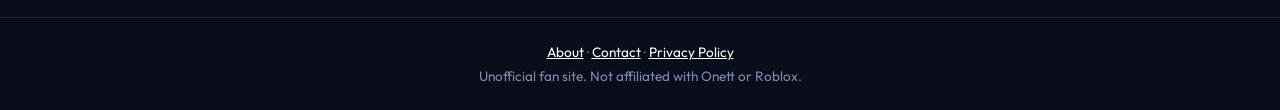
<file: index-ticket-calculator.html>
<!DOCTYPE html>
<html lang="en">
<head>
<meta charset="utf-8">
<meta name="viewport" content="width=device-width, initial-scale=1">
<title>Bee Swarm Simulator Ticket Calculator</title>
<meta name="description" content="Free Bee Swarm Simulator tool: find out how many more tickets you need and how much honey they cost in the ticket shop."><link rel="canonical" href="https://bssoptimizer.github.io/ticket-calculator/"><link rel="icon" type="image/png" href="/logo.png"><link rel="preconnect" href="https://fonts.googleapis.com"><link href="https://fonts.googleapis.com/css2?family=Outfit:wght@300;400;500;600;700;800&family=Space+Mono:wght@400;700&display=swap" rel="stylesheet">
<script async src="https://www.googletagmanager.com/gtag/js?id=G-0EQ60MCZPB"></script><script>window.dataLayer=window.dataLayer||[];function gtag(){dataLayer.push(arguments);}gtag("js",new Date());gtag("config","G-0EQ60MCZPB");</script>
<style>
:root{--bg:#0a0e1a;--panel:#0f1525;--panel2:#151d35;--line:rgba(74,158,255,0.2);--text:#e8edf8;--muted:#7a8ab0;--accent:#4a9eff;--ink:#fff;--bad:#ff4d6d}
*{box-sizing:border-box}
html{-webkit-text-size-adjust:100%}
body{margin:0;background:var(--bg);color:var(--text);font-family:'Outfit',sans-serif;font-weight:400;font-size:16px;line-height:1.5;min-height:100vh;overflow-x:hidden}
body::before{content:'';position:fixed;inset:0;background:radial-gradient(ellipse 80% 50% at 20% 10%,rgba(74,158,255,0.06) 0%,transparent 60%),radial-gradient(ellipse 60% 40% at 80% 80%,rgba(56,217,192,0.04) 0%,transparent 50%);pointer-events:none;z-index:0}
main{position:relative;z-index:1}
main{max-width:760px;margin:0 auto;padding:28px 16px 48px}
h1{font-size:clamp(28px,5vw,42px);font-weight:800;line-height:1.1;margin:0 0 12px;background:linear-gradient(135deg,#e8edf8 0%,#4a9eff 50%,#38d9c0 100%);-webkit-background-clip:text;-webkit-text-fill-color:transparent;background-clip:text}
h2{font-size:1.1rem;margin:28px 0 4px}
.sub,.hint,.rg,footer{color:var(--muted)}
.sub{margin:0}
.hint{margin:0 0 12px;font-size:.92rem}
.grid{display:grid;gap:10px;grid-template-columns:1fr 1fr}
.stats{display:grid;gap:10px;grid-template-columns:1fr}
button{font:inherit;color:inherit}
.toggle{display:flex;width:100%;justify-content:space-between;align-items:baseline;gap:8px;text-align:left;background:none;border:0;padding:0;cursor:pointer}
.card{background:var(--panel);border:1px solid var(--line);border-radius:10px;padding:12px 14px}
.pass{background:var(--panel);border:1px solid var(--line);border-radius:10px;padding:12px 14px;cursor:pointer;text-align:left}
.pass[aria-pressed=true],.stat.on{border-color:var(--accent);background:var(--panel2)}
.pass[aria-pressed=true]{box-shadow:inset 3px 0 0 var(--accent)}
.stat{background:var(--panel);border:1px solid var(--line);border-radius:10px;padding:12px 14px}
.stat.on{box-shadow:inset 3px 0 0 var(--accent)}
.stat.off .toggle,.pass:disabled{cursor:not-allowed;opacity:.5}
.nm{font-weight:600}
.rg{font-size:.85rem;white-space:nowrap}
.ctl{display:flex;align-items:center;gap:10px;margin-top:10px}
.ctl input[type=range]{flex:1;min-width:0;accent-color:var(--accent)}
.ctl input:disabled{opacity:.35}
.num{width:5.2rem;background:var(--bg);color:var(--text);border:1px solid var(--line);border-radius:6px;padding:6px 8px;font:inherit}
.unit{color:var(--muted);font-size:.9rem}
.lock{display:flex;justify-content:space-between;margin-bottom:10px;border-style:dashed}
.lock span:last-child{color:var(--accent);font-weight:600}
.primary,.ghost{border-radius:8px;padding:12px 20px;font-weight:600;cursor:pointer;border:1px solid var(--accent)}
.primary{background:var(--accent);color:var(--ink);margin-top:20px}
.primary:disabled{background:var(--panel);color:var(--muted);border-color:var(--line);cursor:not-allowed}
.ghost{background:none;color:var(--accent)}
.actions{display:flex;flex-wrap:wrap;gap:10px;margin-top:24px}
.actions .primary{margin-top:0}
:focus-visible{outline:2px solid var(--accent);outline-offset:2px}
body.result header{margin-bottom:44px}
.stat:not(.on) .ctl input:not(:disabled){opacity:.7}
.label{font-size:1.5rem;font-weight:700;margin:0 0 20px}
.tiles{display:grid;gap:10px;grid-template-columns:1fr}
.tile{background:var(--panel);border:1px solid var(--line);border-radius:10px;padding:14px 16px}
.tile .k{color:var(--muted);font-size:.9rem}
.tile .v{font-size:2rem;font-weight:700;line-height:1.2}
.tile.big{border-color:var(--accent);background:var(--panel2)}
.warn{border-color:var(--bad)}
.warn p{margin:6px 0 0}
footer{margin-top:36px;font-size:.82rem}
@media(min-width:700px){.grid{grid-template-columns:repeat(3,1fr)}.stats{grid-template-columns:1fr 1fr}.tiles{grid-template-columns:repeat(3,1fr)}}
nav.top{display:flex;justify-content:space-between;align-items:center;flex-wrap:wrap;gap:8px 16px;max-width:960px;margin:0 auto;padding:14px 20px;border-bottom:1px solid var(--line);position:relative;z-index:1}
nav.top a{color:#fff;text-decoration:none}
nav.top .brand{font-weight:700;display:inline-flex;align-items:center;gap:8px}
nav.top .brand img{border-radius:6px}
nav.top a:hover{text-decoration:underline}
nav.top .here{color:var(--muted)}
section.info{margin-top:44px;padding-top:8px;border-top:1px solid var(--line)}
section.info h2{margin-top:24px}
section.info p,section.info li{color:var(--muted)}
section.info a{color:#fff;text-decoration:underline}
footer.site{text-align:center;margin-top:44px;padding:20px 16px;border-top:1px solid var(--line);color:var(--muted);font-size:.85rem;position:relative;z-index:1}
footer.site p{margin:4px 0;color:var(--muted)}
footer.site a{color:#fff;text-decoration:underline}
header{text-align:center;padding:20px 0 8px}
.header-badge{display:inline-block;background:rgba(74,158,255,.12);border:1px solid rgba(74,158,255,.35);color:#4a9eff;font-size:11px;font-weight:600;letter-spacing:2px;text-transform:uppercase;padding:4px 12px;border-radius:20px;margin-bottom:16px}
.sub{max-width:520px;margin:0 auto}
.card,.tile{border-radius:16px}
.num{font-family:'Space Mono',monospace;font-size:14px}
.primary{background:linear-gradient(135deg,#2d7dd6,#4a9eff);color:#fff;border:0;box-shadow:0 4px 16px rgba(74,158,255,.25)}
.primary:disabled{background:var(--panel);color:var(--muted);border:1px solid var(--line);box-shadow:none}
.ghost{border-color:rgba(74,158,255,.35)}
nav.top{max-width:760px;padding-left:16px;padding-right:16px}

.field{margin-bottom:14px}.field:last-child{margin-bottom:0}
.field label{display:block;font-weight:600;margin-bottom:4px}
.field .hint{margin:4px 0 0}
.txt{width:100%;background:var(--bg);color:var(--text);border:1px solid var(--line);border-radius:6px;padding:10px 12px;font-family:'Space Mono',monospace;font-size:14px}
.modes{display:grid;gap:10px;grid-template-columns:1fr 1fr}
.modes .pass{text-align:center;font-weight:600}
.items{display:grid;gap:10px;grid-template-columns:repeat(auto-fill,minmax(210px,1fr))}
.item{background:var(--panel);border:1px solid var(--line);border-radius:10px}
.item.sel{border-color:var(--accent);background:var(--panel2);box-shadow:inset 3px 0 0 var(--accent)}
.item .pick{display:flex;width:100%;justify-content:space-between;gap:8px;align-items:center;background:none;border:0;padding:12px 14px;cursor:pointer;text-align:left}
.item .cost{color:var(--accent);font-weight:600;white-space:nowrap}
.item .step{display:none;align-items:center;gap:8px;padding:0 14px 12px}
.item.sel.multi .step{display:flex}
.step button{width:38px;height:38px;flex:none;border-radius:8px;border:1px solid var(--line);background:var(--bg);font-size:1.2rem;cursor:pointer}
.step .num{flex:1;min-width:0;width:auto;text-align:center;padding:8px 4px}
.msg{color:var(--bad);margin:14px 0 0;min-height:1.4em}
.tile.big{grid-column:1/-1}
.tile .v{word-break:break-word}
.tile .n{color:var(--muted);font-size:.85rem;margin-top:2px}
.tiles .tile .v{font-size:1.6rem}
.tile.big .v{font-size:2.2rem}
@media(min-width:700px){.tiles{grid-template-columns:repeat(3,1fr)}}
</style>
</head>
<body>
<nav class="top"><a class="brand" href="/"><img src="/logo.png" alt="" width="24" height="24">BSS Optimizer</a></nav>
<main>
<header>
  <div class="header-badge">🐝 Bee Swarm Simulator</div>
  <h1>Ticket Calculator</h1>
  <p class="sub">Find out how many more tickets you need and how much honey they cost.</p>
</header>

<section id="inputScreen">
  <h2>Your tickets</h2>
  <div class="card">
    <div class="field">
      <label for="owned">Tickets you have</label>
      <input class="txt" type="text" id="owned" inputmode="decimal" placeholder="0" autocomplete="off">
    </div>
    <div class="field">
      <label for="price">Price of your next ticket (honey)</label>
      <input class="txt" type="text" id="price" inputmode="decimal" placeholder="e.g. 100000 or 2.5M" autocomplete="off">
      <p class="hint">Copy it from the ticket shop. You can type K, M, B, T, Qd or Qn.</p>
    </div>
  </div>

  <h2>What do you need?</h2>
  <div class="modes" id="modes">
    <button type="button" class="pass" data-m="items" aria-pressed="true">Pick items</button>
    <button type="button" class="pass" data-m="manual" aria-pressed="false">Enter tickets needed</button>
  </div>

  <div id="itemsBox">
    <h2>Event bees</h2>
    <p class="hint">You can buy one of each. Tap again to deselect.</p>
    <div class="items" id="onceGrid"></div>
    <h2>Eggs and items</h2>
    <p class="hint">Tap to select, then set how many you want. Tap again to deselect.</p>
    <div class="items" id="multiGrid"></div>
  </div>

  <div id="manualBox" hidden>
    <div class="card" style="margin-top:14px">
      <div class="field">
        <label for="target">Total tickets you need</label>
        <input class="txt" type="text" id="target" inputmode="decimal" placeholder="e.g. 5000" autocomplete="off">
      </div>
    </div>
  </div>

  <p class="msg" id="err" role="alert"></p>
  <button type="button" class="primary" id="go">Calculate</button>
</section>

<section id="resultScreen" hidden>
  <div id="resultBody" tabindex="-1"></div>
  <div class="actions">
    <button type="button" class="primary" id="again">Calculate again</button>
    <button type="button" class="ghost" id="edit">Edit my data</button>
  </div>
</section>

<section class="info">
<h2>How the calculator works</h2>
<p>Enter how many tickets you have and the price of your next ticket from the ticket shop. Then pick the items you want to buy, or type how many tickets you need. The calculator works out how many more tickets you need, then adds up the rising ticket shop prices to give you the honey cost.</p>
<h2>Good to know</h2>
<p>The shop only shows a rounded price, so the honey cost is an estimate. The prices come from community data and may change if the game changes. Looking for more help? Try the <a href="/blue-hive-optimizer/">Blue Hive Optimizer</a> or the <a href="/amulet-rater/">Supreme Star Amulet Rater</a>.</p>
</section>
</main>
<footer class="site"><p><a href="/about/">About</a> · <a href="/contact/">Contact</a> · <a href="/privacy/">Privacy Policy</a></p><p>Unofficial fan site. Not affiliated with Onett or Roblox.</p></footer>

<script>
const ITEMS=[
 {n:"Tabby Bee Egg",c:500,once:true},{n:"Photon Bee Egg",c:500,once:true},
 {n:"Festive Bee Egg",c:500,once:true},{n:"Puppy Bee Egg",c:500,once:true},
 {n:"Cobalt Bee Egg",c:250,once:true},{n:"Crimson Bee Egg",c:250,once:true},
 {n:"Silver Egg",c:50},{n:"Gold Egg",c:100},{n:"Diamond Egg",c:400},
 {n:"Mythic Egg",c:2500},{n:"Star Treat",c:1000},{n:"Magic Bean",c:20},
 {n:"Ant Pass",c:10},{n:"Stinger",c:10}
];
const MAXQ=1000000, MAXLOOP=5000000;
const sel={}; let mode="items";
const $=s=>document.querySelector(s);

function parseNum(s){
  s=String(s||"").replace(/[,\s]/g,"").toLowerCase();
  if(!s) return NaN;
  const m=s.match(/^(\d*\.?\d+)(k|m|b|t|qd|qn|qa|qi|sx)?$/);
  if(!m) return NaN;
  const mult={k:1e3,m:1e6,b:1e9,t:1e12,qd:1e15,qa:1e15,qn:1e18,qi:1e18,sx:1e21}[m[2]]||1;
  return parseFloat(m[1])*mult;
}
function P(n){
  if(n<=50000) return 1e5+1000*Math.floor(Math.pow(n,n<499?1.2:1.7));
  return Math.floor(1e11+1e7*Math.pow(n-50000,1.85));
}
function fmt(x){
  if(x<1000) return Math.round(x).toLocaleString("en-US");
  const t=["","K","M","B","T","Qd","Qn","Sx","Sp"];
  let i=0,v=x;
  while(v>=1000&&i<t.length-1){v/=1000;i++}
  return (v>=100?v.toFixed(1):v.toFixed(2)).replace(/\.?0+$/,"")+t[i];
}
function full(x){return x<1e21?Math.round(x).toLocaleString("en-US"):x.toExponential(3)}
function invert(p){
  if(p<P(0)) return null;
  let lo=0,hi=1e8;
  if(P(hi)<p) return null;
  while(lo<hi){const mid=Math.floor((lo+hi)/2); if(P(mid)>=p) hi=mid; else lo=mid+1}
  let n=lo;
  if(n>0&&Math.abs(P(n-1)-p)<Math.abs(P(n)-p)) n=n-1;
  return n;
}

/* item cards */
function buildCards(){
  ITEMS.sort((a,b)=>a.c-b.c||a.n.localeCompare(b.n));
  ITEMS.forEach(it=>{
    const card=document.createElement("div");
    card.className="item"+(it.once?"":" multi");
    card.innerHTML='<button type="button" class="pick" aria-pressed="false"><span>'+it.n+'</span><span class="cost">'+it.c.toLocaleString("en-US")+'</span></button>'+
      (it.once?'':'<div class="step"><button type="button" aria-label="Decrease '+it.n+'">\u2212</button><input class="num" type="text" inputmode="numeric" value="1" aria-label="Amount of '+it.n+'"><button type="button" aria-label="Increase '+it.n+'">+</button></div>');
    it.el=card;
    card.querySelector(".pick").onclick=()=>{
      if(sel[it.n]) delete sel[it.n]; else sel[it.n]=1;
      sync(it);clearErr();
    };
    if(!it.once){
      const [minus,plus]=card.querySelectorAll(".step button");
      const inp=card.querySelector(".step input");
      minus.onclick=()=>setQty(it,(sel[it.n]||1)-1);
      plus.onclick=()=>setQty(it,(sel[it.n]||1)+1);
      inp.oninput=()=>{
        const d=inp.value.replace(/\D/g,"");
        if(d==="") return;
        setQty(it,parseInt(d,10),true);
      };
      inp.onblur=()=>{inp.value=sel[it.n]||1};
    }
    (it.once?$("#onceGrid"):$("#multiGrid")).appendChild(card);
  });
}
function setQty(it,q,typing){
  q=Math.max(1,Math.min(MAXQ,q||1));
  sel[it.n]=q;
  if(!typing) it.el.querySelector(".step input").value=q;
  clearErr();
}
function sync(it){
  const on=!!sel[it.n];
  it.el.classList.toggle("sel",on);
  it.el.querySelector(".pick").setAttribute("aria-pressed",on);
  if(!it.once) it.el.querySelector(".step input").value=sel[it.n]||1;
}
function clearErr(){$("#err").textContent=""}

/* calculation: returns {err} or the result numbers */
function compute(){
  const owned=$("#owned").value.trim()===""?0:parseNum($("#owned").value);
  if(isNaN(owned)) return {err:"Enter a valid number of tickets you have."};
  let total;
  if(mode==="items"){
    total=0;let any=false;
    ITEMS.forEach(it=>{if(sel[it.n]){any=true;total+=sel[it.n]*it.c}});
    if(!any) return {err:"Pick at least one item."};
  }else{
    total=parseNum($("#target").value);
    if(isNaN(total)) return {err:"Enter how many tickets you need."};
  }
  const need=Math.max(0,Math.ceil(total-owned));
  const r={total,owned,need,cost:0,warn:""};
  if(need===0) return r;
  const p=parseNum($("#price").value);
  if(isNaN(p)) return {err:"Enter the price of your next ticket."};
  const n0=invert(p);
  if(n0===null) return {err:"That price is outside the shop range. The first ticket costs 100,000 honey."};
  if(Math.abs(P(n0)-p)/p>0.02) r.warn="That price does not match the shop prices closely. The nearest match is "+fmt(P(n0))+" honey, so check the number you typed.";
  if(need>MAXLOOP) return {err:"That is too many tickets to calculate (limit "+MAXLOOP.toLocaleString("en-US")+")."};
  let cost=0;
  for(let i=0;i<need;i++) cost+=P(n0+i);
  r.cost=cost;
  return r;
}

/* screens */
function show(res){
  $("#inputScreen").hidden=res;
  $("#resultScreen").hidden=!res;
  window.scrollTo(0,0);
  if(res) $("#resultBody").focus();
  if(window.gtag) gtag("event","page_view",{page_title:document.title+(res?" - Results":""),page_location:location.href.split("#")[0]+(res?"#results":"")});
}
function showResult(){
  const r=compute();
  if(r.err){$("#err").textContent=r.err;return}
  let h='<p class="label">Your ticket result</p><div class="tiles">'+
    '<div class="tile"><div class="k">Total ticket cost</div><div class="v">'+full(r.total)+'</div></div>'+
    '<div class="tile"><div class="k">Tickets you have</div><div class="v">'+full(r.owned)+'</div></div>'+
    '<div class="tile"><div class="k">More tickets needed</div><div class="v">'+full(r.need)+'</div></div>';
  if(r.need===0){
    h+='<div class="tile big"><div class="k">Honey cost</div><div class="v">You have enough tickets</div></div></div>';
  }else{
    h+='<div class="tile big"><div class="k">Honey cost for the tickets you need</div><div class="v">About '+fmt(r.cost)+'</div><div class="n">Estimated from the rounded price shown in the shop.</div></div></div>';
  }
  if(r.warn) h+='<div class="tile warn" style="margin-top:10px"><p style="margin:0">'+r.warn+'</p></div>';
  $("#resultBody").innerHTML=h;
  show(true);
}
document.querySelectorAll("#modes .pass").forEach(b=>b.onclick=()=>{
  mode=b.dataset.m;
  document.querySelectorAll("#modes .pass").forEach(x=>x.setAttribute("aria-pressed",x===b));
  $("#itemsBox").hidden=mode!=="items";
  $("#manualBox").hidden=mode!=="manual";
  clearErr();
});
["#owned","#price","#target"].forEach(s=>$(s).addEventListener("input",clearErr));
$("#go").onclick=showResult;
$("#edit").onclick=()=>show(false);
$("#again").onclick=()=>{
  ["#owned","#price","#target"].forEach(s=>$(s).value="");
  Object.keys(sel).forEach(k=>delete sel[k]);
  ITEMS.forEach(sync);
  clearErr();show(false);
};
buildCards();
</script>
</body>
</html>
</file>
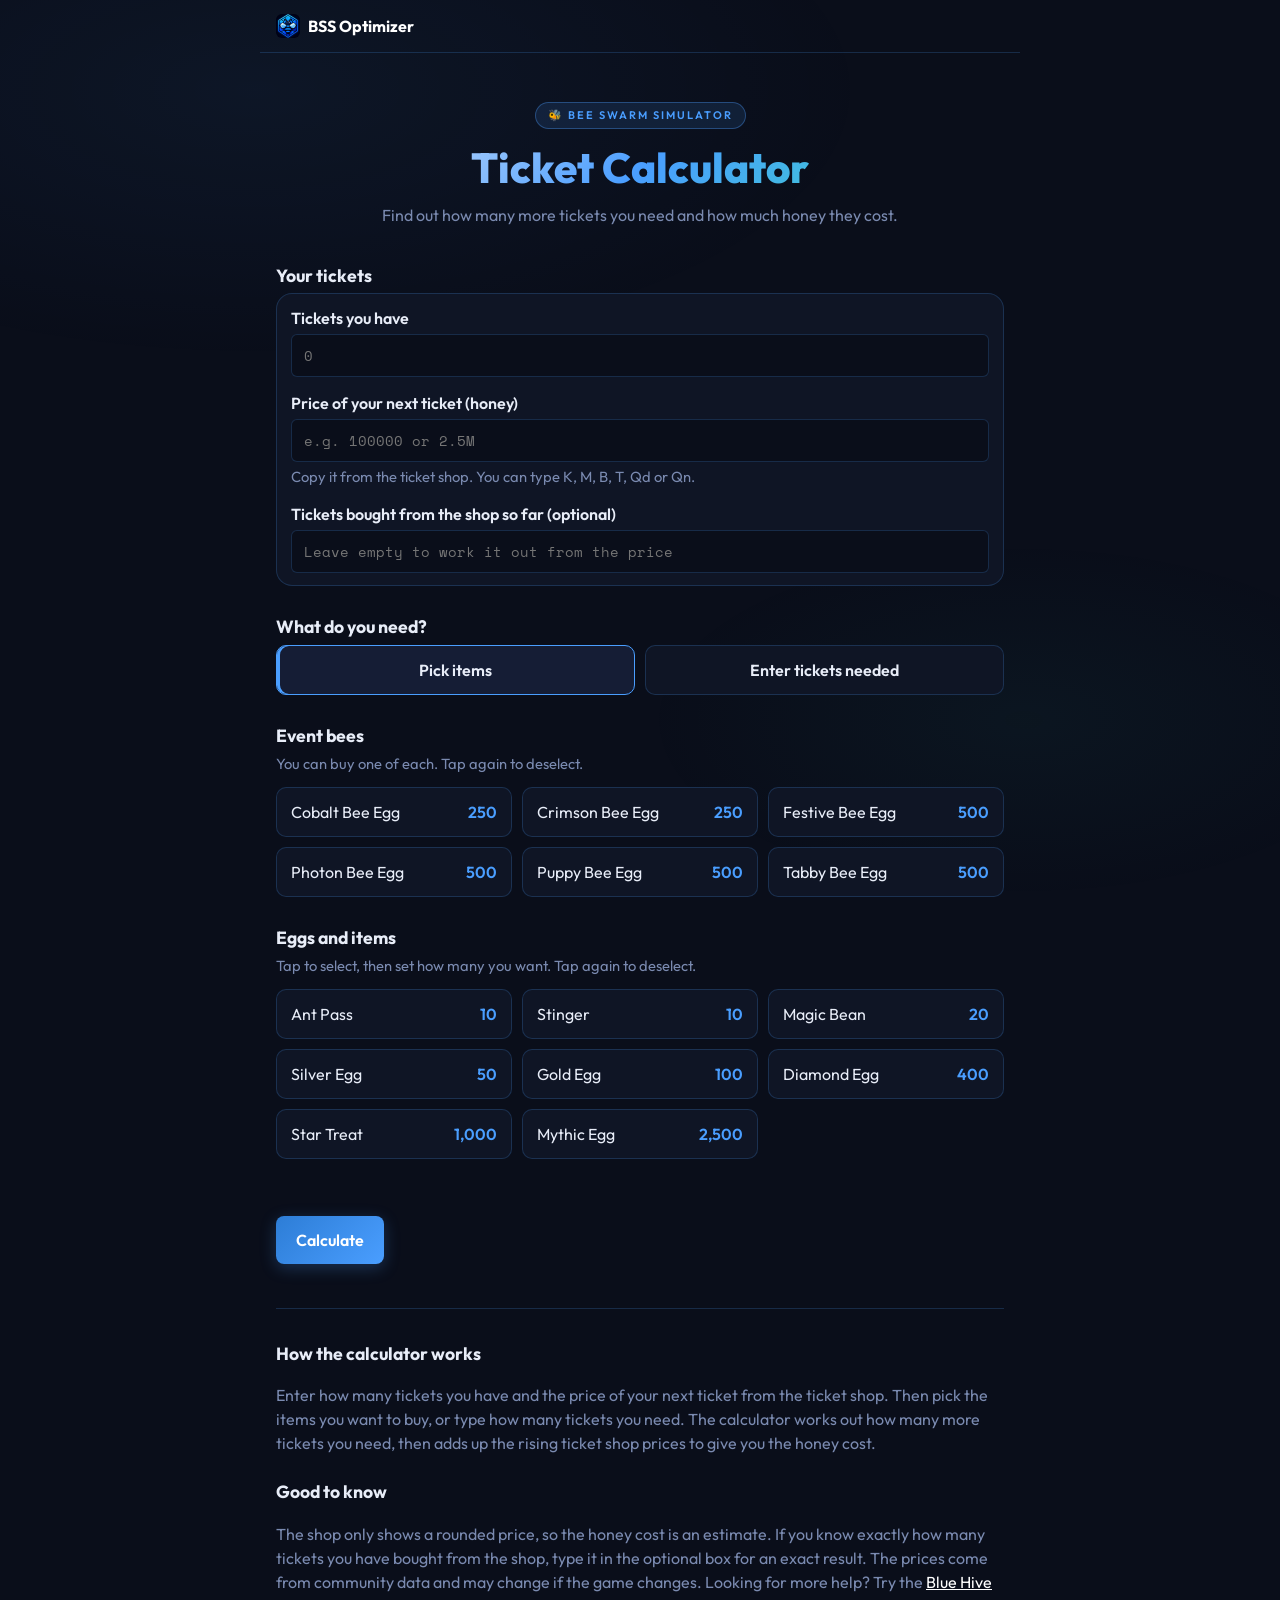
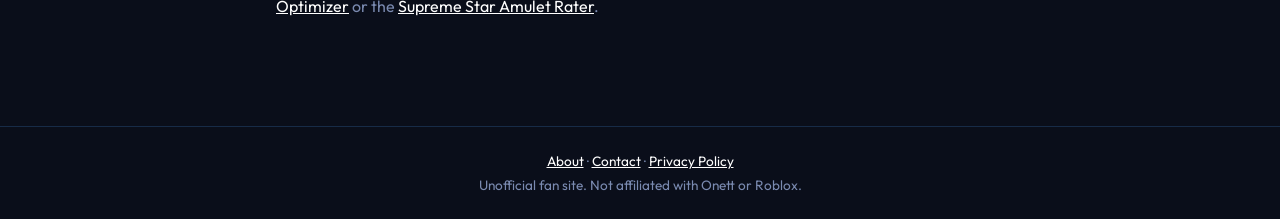
<file: mnt_user-data_outputs_ticket-calculator_index.html>
<!DOCTYPE html>
<html lang="en">
<head>
<meta charset="utf-8">
<meta name="viewport" content="width=device-width, initial-scale=1">
<title>Bee Swarm Simulator Ticket Calculator</title>
<meta name="description" content="Free Bee Swarm Simulator tool: find out how many more tickets you need and how much honey they cost in the ticket shop."><link rel="canonical" href="https://bssoptimizer.github.io/ticket-calculator/"><link rel="icon" type="image/png" href="/logo.png"><link rel="preconnect" href="https://fonts.googleapis.com"><link href="https://fonts.googleapis.com/css2?family=Outfit:wght@300;400;500;600;700;800&family=Space+Mono:wght@400;700&display=swap" rel="stylesheet">
<script async src="https://www.googletagmanager.com/gtag/js?id=G-0EQ60MCZPB"></script><script>window.dataLayer=window.dataLayer||[];function gtag(){dataLayer.push(arguments);}gtag("js",new Date());gtag("config","G-0EQ60MCZPB");</script>
<style>
:root{--bg:#0a0e1a;--panel:#0f1525;--panel2:#151d35;--line:rgba(74,158,255,0.2);--text:#e8edf8;--muted:#7a8ab0;--accent:#4a9eff;--ink:#fff;--bad:#ff4d6d}
*{box-sizing:border-box}
html{-webkit-text-size-adjust:100%}
body{margin:0;background:var(--bg);color:var(--text);font-family:'Outfit',sans-serif;font-weight:400;font-size:16px;line-height:1.5;min-height:100vh;overflow-x:hidden}
body::before{content:'';position:fixed;inset:0;background:radial-gradient(ellipse 80% 50% at 20% 10%,rgba(74,158,255,0.06) 0%,transparent 60%),radial-gradient(ellipse 60% 40% at 80% 80%,rgba(56,217,192,0.04) 0%,transparent 50%);pointer-events:none;z-index:0}
main{position:relative;z-index:1}
main{max-width:760px;margin:0 auto;padding:28px 16px 48px}
h1{font-size:clamp(28px,5vw,42px);font-weight:800;line-height:1.1;margin:0 0 12px;background:linear-gradient(135deg,#e8edf8 0%,#4a9eff 50%,#38d9c0 100%);-webkit-background-clip:text;-webkit-text-fill-color:transparent;background-clip:text}
h2{font-size:1.1rem;margin:28px 0 4px}
.sub,.hint,.rg,footer{color:var(--muted)}
.sub{margin:0}
.hint{margin:0 0 12px;font-size:.92rem}
.grid{display:grid;gap:10px;grid-template-columns:1fr 1fr}
.stats{display:grid;gap:10px;grid-template-columns:1fr}
button{font:inherit;color:inherit}
.toggle{display:flex;width:100%;justify-content:space-between;align-items:baseline;gap:8px;text-align:left;background:none;border:0;padding:0;cursor:pointer}
.card{background:var(--panel);border:1px solid var(--line);border-radius:10px;padding:12px 14px}
.pass{background:var(--panel);border:1px solid var(--line);border-radius:10px;padding:12px 14px;cursor:pointer;text-align:left}
.pass[aria-pressed=true],.stat.on{border-color:var(--accent);background:var(--panel2)}
.pass[aria-pressed=true]{box-shadow:inset 3px 0 0 var(--accent)}
.stat{background:var(--panel);border:1px solid var(--line);border-radius:10px;padding:12px 14px}
.stat.on{box-shadow:inset 3px 0 0 var(--accent)}
.stat.off .toggle,.pass:disabled{cursor:not-allowed;opacity:.5}
.nm{font-weight:600}
.rg{font-size:.85rem;white-space:nowrap}
.ctl{display:flex;align-items:center;gap:10px;margin-top:10px}
.ctl input[type=range]{flex:1;min-width:0;accent-color:var(--accent)}
.ctl input:disabled{opacity:.35}
.num{width:5.2rem;background:var(--bg);color:var(--text);border:1px solid var(--line);border-radius:6px;padding:6px 8px;font:inherit}
.unit{color:var(--muted);font-size:.9rem}
.lock{display:flex;justify-content:space-between;margin-bottom:10px;border-style:dashed}
.lock span:last-child{color:var(--accent);font-weight:600}
.primary,.ghost{border-radius:8px;padding:12px 20px;font-weight:600;cursor:pointer;border:1px solid var(--accent)}
.primary{background:var(--accent);color:var(--ink);margin-top:20px}
.primary:disabled{background:var(--panel);color:var(--muted);border-color:var(--line);cursor:not-allowed}
.ghost{background:none;color:var(--accent)}
.actions{display:flex;flex-wrap:wrap;gap:10px;margin-top:24px}
.actions .primary{margin-top:0}
:focus-visible{outline:2px solid var(--accent);outline-offset:2px}
body.result header{margin-bottom:44px}
.stat:not(.on) .ctl input:not(:disabled){opacity:.7}
.label{font-size:1.5rem;font-weight:700;margin:0 0 20px}
.tiles{display:grid;gap:10px;grid-template-columns:1fr}
.tile{background:var(--panel);border:1px solid var(--line);border-radius:10px;padding:14px 16px}
.tile .k{color:var(--muted);font-size:.9rem}
.tile .v{font-size:2rem;font-weight:700;line-height:1.2}
.tile.big{border-color:var(--accent);background:var(--panel2)}
.warn{border-color:var(--bad)}
.warn p{margin:6px 0 0}
footer{margin-top:36px;font-size:.82rem}
@media(min-width:700px){.grid{grid-template-columns:repeat(3,1fr)}.stats{grid-template-columns:1fr 1fr}.tiles{grid-template-columns:repeat(3,1fr)}}
nav.top{display:flex;justify-content:space-between;align-items:center;flex-wrap:wrap;gap:8px 16px;max-width:960px;margin:0 auto;padding:14px 20px;border-bottom:1px solid var(--line);position:relative;z-index:1}
nav.top a{color:#fff;text-decoration:none}
nav.top .brand{font-weight:700;display:inline-flex;align-items:center;gap:8px}
nav.top .brand img{border-radius:6px}
nav.top a:hover{text-decoration:underline}
nav.top .here{color:var(--muted)}
section.info{margin-top:44px;padding-top:8px;border-top:1px solid var(--line)}
section.info h2{margin-top:24px}
section.info p,section.info li{color:var(--muted)}
section.info a{color:#fff;text-decoration:underline}
footer.site{text-align:center;margin-top:44px;padding:20px 16px;border-top:1px solid var(--line);color:var(--muted);font-size:.85rem;position:relative;z-index:1}
footer.site p{margin:4px 0;color:var(--muted)}
footer.site a{color:#fff;text-decoration:underline}
header{text-align:center;padding:20px 0 8px}
.header-badge{display:inline-block;background:rgba(74,158,255,.12);border:1px solid rgba(74,158,255,.35);color:#4a9eff;font-size:11px;font-weight:600;letter-spacing:2px;text-transform:uppercase;padding:4px 12px;border-radius:20px;margin-bottom:16px}
.sub{max-width:520px;margin:0 auto}
.card,.tile{border-radius:16px}
.num{font-family:'Space Mono',monospace;font-size:14px}
.primary{background:linear-gradient(135deg,#2d7dd6,#4a9eff);color:#fff;border:0;box-shadow:0 4px 16px rgba(74,158,255,.25)}
.primary:disabled{background:var(--panel);color:var(--muted);border:1px solid var(--line);box-shadow:none}
.ghost{border-color:rgba(74,158,255,.35)}
nav.top{max-width:760px;padding-left:16px;padding-right:16px}

.field{margin-bottom:14px}.field:last-child{margin-bottom:0}
.field label{display:block;font-weight:600;margin-bottom:4px}
.field .hint{margin:4px 0 0}
.txt{width:100%;background:var(--bg);color:var(--text);border:1px solid var(--line);border-radius:6px;padding:10px 12px;font-family:'Space Mono',monospace;font-size:14px}
.modes{display:grid;gap:10px;grid-template-columns:1fr 1fr}
.modes .pass{text-align:center;font-weight:600}
.items{display:grid;gap:10px;grid-template-columns:repeat(auto-fill,minmax(210px,1fr))}
.item{background:var(--panel);border:1px solid var(--line);border-radius:10px}
.item.sel{border-color:var(--accent);background:var(--panel2);box-shadow:inset 3px 0 0 var(--accent)}
.item .pick{display:flex;width:100%;justify-content:space-between;gap:8px;align-items:center;background:none;border:0;padding:12px 14px;cursor:pointer;text-align:left}
.item .cost{color:var(--accent);font-weight:600;white-space:nowrap}
.item .step{display:none;align-items:center;gap:8px;padding:0 14px 12px}
.item.sel.multi .step{display:flex}
.step button{width:38px;height:38px;flex:none;border-radius:8px;border:1px solid var(--line);background:var(--bg);font-size:1.2rem;cursor:pointer}
.step .num{flex:1;min-width:0;width:auto;text-align:center;padding:8px 4px}
.msg{color:var(--bad);margin:14px 0 0;min-height:1.4em}
.tile.big{grid-column:1/-1}
.tile .v{word-break:break-word}
.tile .n{color:var(--muted);font-size:.85rem;margin-top:2px}
.tiles .tile .v{font-size:1.6rem}
.tile.big .v{font-size:2.2rem}
@media(min-width:700px){.tiles{grid-template-columns:repeat(3,1fr)}}
</style>
</head>
<body>
<nav class="top"><a class="brand" href="/"><img src="/logo.png" alt="" width="24" height="24">BSS Optimizer</a></nav>
<main>
<header>
  <div class="header-badge">🐝 Bee Swarm Simulator</div>
  <h1>Ticket Calculator</h1>
  <p class="sub">Find out how many more tickets you need and how much honey they cost.</p>
</header>

<section id="inputScreen">
  <h2>Your tickets</h2>
  <div class="card">
    <div class="field">
      <label for="owned">Tickets you have</label>
      <input class="txt" type="text" id="owned" inputmode="decimal" placeholder="0" autocomplete="off">
    </div>
    <div class="field">
      <label for="price">Price of your next ticket (honey)</label>
      <input class="txt" type="text" id="price" inputmode="decimal" placeholder="e.g. 100000 or 2.5M" autocomplete="off">
      <p class="hint">Copy it from the ticket shop. You can type K, M, B, T, Qd or Qn.</p>
    </div>
    <div class="field">
      <label for="bought">Tickets bought from the shop so far (optional)</label>
      <input class="txt" type="text" id="bought" inputmode="numeric" placeholder="Leave empty to work it out from the price" autocomplete="off">
    </div>
  </div>

  <h2>What do you need?</h2>
  <div class="modes" id="modes">
    <button type="button" class="pass" data-m="items" aria-pressed="true">Pick items</button>
    <button type="button" class="pass" data-m="manual" aria-pressed="false">Enter tickets needed</button>
  </div>

  <div id="itemsBox">
    <h2>Event bees</h2>
    <p class="hint">You can buy one of each. Tap again to deselect.</p>
    <div class="items" id="onceGrid"></div>
    <h2>Eggs and items</h2>
    <p class="hint">Tap to select, then set how many you want. Tap again to deselect.</p>
    <div class="items" id="multiGrid"></div>
  </div>

  <div id="manualBox" hidden>
    <div class="card" style="margin-top:14px">
      <div class="field">
        <label for="target">Total tickets you need</label>
        <input class="txt" type="text" id="target" inputmode="decimal" placeholder="e.g. 5000" autocomplete="off">
      </div>
    </div>
  </div>

  <p class="msg" id="err" role="alert"></p>
  <button type="button" class="primary" id="go">Calculate</button>
</section>

<section id="resultScreen" hidden>
  <div id="resultBody" tabindex="-1"></div>
  <div class="actions">
    <button type="button" class="primary" id="again">Calculate again</button>
    <button type="button" class="ghost" id="edit">Edit my answers</button>
  </div>
</section>

<section class="info">
<h2>How the calculator works</h2>
<p>Enter how many tickets you have and the price of your next ticket from the ticket shop. Then pick the items you want to buy, or type how many tickets you need. The calculator works out how many more tickets you need, then adds up the rising ticket shop prices to give you the honey cost.</p>
<h2>Good to know</h2>
<p>The shop only shows a rounded price, so the honey cost is an estimate. If you know exactly how many tickets you have bought from the shop, type it in the optional box for an exact result. The prices come from community data and may change if the game changes. Looking for more help? Try the <a href="/blue-hive-optimizer/">Blue Hive Optimizer</a> or the <a href="/amulet-rater/">Supreme Star Amulet Rater</a>.</p>
</section>
</main>
<footer class="site"><p><a href="/about/">About</a> · <a href="/contact/">Contact</a> · <a href="/privacy/">Privacy Policy</a></p><p>Unofficial fan site. Not affiliated with Onett or Roblox.</p></footer>

<script>
const ITEMS=[
 {n:"Tabby Bee Egg",c:500,once:true},{n:"Photon Bee Egg",c:500,once:true},
 {n:"Festive Bee Egg",c:500,once:true},{n:"Puppy Bee Egg",c:500,once:true},
 {n:"Cobalt Bee Egg",c:250,once:true},{n:"Crimson Bee Egg",c:250,once:true},
 {n:"Silver Egg",c:50},{n:"Gold Egg",c:100},{n:"Diamond Egg",c:400},
 {n:"Mythic Egg",c:2500},{n:"Star Treat",c:1000},{n:"Magic Bean",c:20},
 {n:"Ant Pass",c:10},{n:"Stinger",c:10}
];
const MAXQ=1000000, MAXLOOP=5000000;
const sel={}; let mode="items";
const $=s=>document.querySelector(s);

function parseNum(s){
  s=String(s||"").replace(/[,\s]/g,"").toLowerCase();
  if(!s) return NaN;
  const m=s.match(/^(\d*\.?\d+)(k|m|b|t|qd|qn|qa|qi|sx)?$/);
  if(!m) return NaN;
  const mult={k:1e3,m:1e6,b:1e9,t:1e12,qd:1e15,qa:1e15,qn:1e18,qi:1e18,sx:1e21}[m[2]]||1;
  return parseFloat(m[1])*mult;
}
function P(n){
  if(n<=50000) return 1e5+1000*Math.floor(Math.pow(n,n<499?1.2:1.7));
  return Math.floor(1e11+1e7*Math.pow(n-50000,1.85));
}
function fmt(x){
  if(x<1000) return Math.round(x).toLocaleString("en-US");
  const t=["","K","M","B","T","Qd","Qn","Sx","Sp"];
  let i=0,v=x;
  while(v>=1000&&i<t.length-1){v/=1000;i++}
  return (v>=100?v.toFixed(1):v.toFixed(2)).replace(/\.?0+$/,"")+t[i];
}
function full(x){return x<1e21?Math.round(x).toLocaleString("en-US"):x.toExponential(3)}
function invert(p){
  if(p<P(0)) return null;
  let lo=0,hi=1e8;
  if(P(hi)<p) return null;
  while(lo<hi){const mid=Math.floor((lo+hi)/2); if(P(mid)>=p) hi=mid; else lo=mid+1}
  let n=lo;
  if(n>0&&Math.abs(P(n-1)-p)<Math.abs(P(n)-p)) n=n-1;
  return n;
}

/* item cards */
function buildCards(){
  ITEMS.sort((a,b)=>a.c-b.c||a.n.localeCompare(b.n));
  ITEMS.forEach(it=>{
    const card=document.createElement("div");
    card.className="item"+(it.once?"":" multi");
    card.innerHTML='<button type="button" class="pick" aria-pressed="false"><span>'+it.n+'</span><span class="cost">'+it.c.toLocaleString("en-US")+'</span></button>'+
      (it.once?'':'<div class="step"><button type="button" aria-label="Decrease '+it.n+'">\u2212</button><input class="num" type="text" inputmode="numeric" value="1" aria-label="Amount of '+it.n+'"><button type="button" aria-label="Increase '+it.n+'">+</button></div>');
    it.el=card;
    card.querySelector(".pick").onclick=()=>{
      if(sel[it.n]) delete sel[it.n]; else sel[it.n]=1;
      sync(it);clearErr();
    };
    if(!it.once){
      const [minus,plus]=card.querySelectorAll(".step button");
      const inp=card.querySelector(".step input");
      minus.onclick=()=>setQty(it,(sel[it.n]||1)-1);
      plus.onclick=()=>setQty(it,(sel[it.n]||1)+1);
      inp.oninput=()=>{
        const d=inp.value.replace(/\D/g,"");
        if(d==="") return;
        setQty(it,parseInt(d,10),true);
      };
      inp.onblur=()=>{inp.value=sel[it.n]||1};
    }
    (it.once?$("#onceGrid"):$("#multiGrid")).appendChild(card);
  });
}
function setQty(it,q,typing){
  q=Math.max(1,Math.min(MAXQ,q||1));
  sel[it.n]=q;
  if(!typing) it.el.querySelector(".step input").value=q;
  clearErr();
}
function sync(it){
  const on=!!sel[it.n];
  it.el.classList.toggle("sel",on);
  it.el.querySelector(".pick").setAttribute("aria-pressed",on);
  if(!it.once) it.el.querySelector(".step input").value=sel[it.n]||1;
}
function clearErr(){$("#err").textContent=""}

/* calculation: returns {err} or the result numbers */
function compute(){
  const owned=$("#owned").value.trim()===""?0:parseNum($("#owned").value);
  if(isNaN(owned)) return {err:"Enter a valid number of tickets you have."};
  let total;
  if(mode==="items"){
    total=0;let any=false;
    ITEMS.forEach(it=>{if(sel[it.n]){any=true;total+=sel[it.n]*it.c}});
    if(!any) return {err:"Pick at least one item."};
  }else{
    total=parseNum($("#target").value);
    if(isNaN(total)) return {err:"Enter how many tickets you need."};
  }
  const need=Math.max(0,Math.ceil(total-owned));
  const r={total,owned,need,cost:0,exact:false,warn:""};
  if(need===0) return r;
  let n0;
  const bt=$("#bought").value.trim();
  if(bt!==""){
    const b=parseNum(bt);
    if(isNaN(b)||b!==Math.floor(b)) return {err:"Tickets bought must be a whole number."};
    n0=b;r.exact=true;
  }else{
    const p=parseNum($("#price").value);
    if(isNaN(p)) return {err:"Enter the price of your next ticket."};
    n0=invert(p);
    if(n0===null) return {err:"That price is outside the shop range. The first ticket costs 100,000 honey."};
    if(Math.abs(P(n0)-p)/p>0.02) r.warn="That price does not match the shop prices closely. The nearest match is "+fmt(P(n0))+" honey, so check the number you typed.";
  }
  if(need>MAXLOOP) return {err:"That is too many tickets to calculate (limit "+MAXLOOP.toLocaleString("en-US")+")."};
  let cost=0;
  for(let i=0;i<need;i++) cost+=P(n0+i);
  r.cost=cost;
  return r;
}

/* screens */
function show(res){
  $("#inputScreen").hidden=res;
  $("#resultScreen").hidden=!res;
  window.scrollTo(0,0);
  if(res) $("#resultBody").focus();
  if(window.gtag) gtag("event","page_view",{page_title:document.title+(res?" - Results":""),page_location:location.href.split("#")[0]+(res?"#results":"")});
}
function showResult(){
  const r=compute();
  if(r.err){$("#err").textContent=r.err;return}
  let h='<p class="label">Your ticket result</p><div class="tiles">'+
    '<div class="tile"><div class="k">Total ticket cost</div><div class="v">'+full(r.total)+'</div></div>'+
    '<div class="tile"><div class="k">Tickets you have</div><div class="v">'+full(r.owned)+'</div></div>'+
    '<div class="tile"><div class="k">More tickets needed</div><div class="v">'+full(r.need)+'</div></div>';
  if(r.need===0){
    h+='<div class="tile big"><div class="k">Honey cost</div><div class="v">You have enough tickets</div></div></div>';
  }else{
    h+='<div class="tile big"><div class="k">Honey cost for the tickets you need</div><div class="v">'+(r.exact?'':'About ')+fmt(r.cost)+'</div>'+
       (r.exact?'':'<div class="n">Estimated from the rounded price shown in the shop.</div>')+'</div></div>';
  }
  if(r.warn) h+='<div class="tile warn" style="margin-top:10px"><p style="margin:0">'+r.warn+'</p></div>';
  $("#resultBody").innerHTML=h;
  show(true);
}
document.querySelectorAll("#modes .pass").forEach(b=>b.onclick=()=>{
  mode=b.dataset.m;
  document.querySelectorAll("#modes .pass").forEach(x=>x.setAttribute("aria-pressed",x===b));
  $("#itemsBox").hidden=mode!=="items";
  $("#manualBox").hidden=mode!=="manual";
  clearErr();
});
["#owned","#price","#bought","#target"].forEach(s=>$(s).addEventListener("input",clearErr));
$("#go").onclick=showResult;
$("#edit").onclick=()=>show(false);
$("#again").onclick=()=>{
  ["#owned","#price","#bought","#target"].forEach(s=>$(s).value="");
  Object.keys(sel).forEach(k=>delete sel[k]);
  ITEMS.forEach(sync);
  clearErr();show(false);
};
buildCards();
</script>
</body>
</html>
</file>
<file: style.css>
:root{--bg-deep:#0a0e1a;--bg-card:#0f1525;--bg-card2:#151d35;--accent-blue:#4a9eff;--accent-blue2:#2d7dd6;--accent-teal:#38d9c0;--text-primary:#e8edf8;--text-muted:#7a8ab0;--border:rgba(74,158,255,0.15);--border-bright:rgba(74,158,255,0.35);--bg:#0a0e1a;--panel:#0f1525;--panel2:#151d35;--line:rgba(74,158,255,0.15);--text:#e8edf8;--muted:#7a8ab0;--accent:#4a9eff}
*{box-sizing:border-box;margin:0;padding:0}
html{-webkit-text-size-adjust:100%}
body{background:var(--bg-deep);color:var(--text-primary);font-family:'Outfit',sans-serif;font-weight:400;line-height:1.6;min-height:100vh;overflow-x:hidden}
body::before{content:'';position:fixed;inset:0;background:radial-gradient(ellipse 80% 50% at 20% 10%,rgba(74,158,255,0.06) 0%,transparent 60%),radial-gradient(ellipse 60% 40% at 80% 80%,rgba(56,217,192,0.04) 0%,transparent 50%);pointer-events:none;z-index:0}
main{max-width:960px;margin:0 auto;padding:0 20px 24px;position:relative;z-index:1}
h1{font-size:clamp(28px,5vw,42px);font-weight:800;line-height:1.1;margin:36px 0 16px;background:linear-gradient(135deg,#e8edf8 0%,#4a9eff 50%,#38d9c0 100%);-webkit-background-clip:text;-webkit-text-fill-color:transparent;background-clip:text}
h2{font-size:20px;font-weight:700;margin:28px 0 8px}
p{margin:0 0 12px}
a{color:#fff}
main p a{text-decoration:underline}
:focus-visible{outline:2px solid var(--accent);outline-offset:2px}
.hero{text-align:center;padding:48px 0 32px;animation:fadeUp .5s ease}
.hero h1{margin:0 0 12px}
.hero p{color:var(--text-muted);font-size:16px;max-width:520px;margin:0 auto}
.header-badge{display:inline-block;background:rgba(74,158,255,0.12);border:1px solid var(--border-bright);color:var(--accent-blue);font-size:11px;font-weight:600;letter-spacing:2px;text-transform:uppercase;padding:4px 12px;border-radius:20px;margin-bottom:16px}
.cards{display:grid;gap:16px;grid-template-columns:1fr}
.card{display:block;background:var(--bg-card);border:1px solid var(--border);border-radius:16px;padding:24px;text-decoration:none;color:#fff;transition:all .2s;animation:fadeUp .5s ease .1s both}
.card:hover{border-color:var(--border-bright);transform:translateY(-2px)}
.card strong{display:block;font-size:20px;font-weight:700;margin-bottom:6px}
.card span{color:var(--text-muted);font-size:14px}
@keyframes fadeUp{from{opacity:0;transform:translateY(16px)}to{opacity:1;transform:translateY(0)}}
@media(min-width:700px){.cards{grid-template-columns:1fr 1fr}}
nav.top{display:flex;justify-content:space-between;align-items:center;flex-wrap:wrap;gap:8px 16px;max-width:960px;margin:0 auto;padding:14px 20px;border-bottom:1px solid var(--line);position:relative;z-index:1}
nav.top a{color:#fff;text-decoration:none}
nav.top .brand{font-weight:700;display:inline-flex;align-items:center;gap:8px}
nav.top .brand img{border-radius:6px}
nav.top a:hover{text-decoration:underline}
nav.top .here{color:var(--muted)}
section.info{margin-top:44px;padding-top:8px;border-top:1px solid var(--line)}
section.info h2{margin-top:24px}
section.info p,section.info li{color:var(--muted)}
section.info a{color:#fff;text-decoration:underline}
footer.site{text-align:center;margin-top:44px;padding:20px 16px;border-top:1px solid var(--line);color:var(--muted);font-size:.85rem;position:relative;z-index:1}
footer.site p{margin:4px 0;color:var(--muted)}
footer.site a{color:#fff;text-decoration:underline}
@media(prefers-reduced-motion:reduce){*,*::before,*::after{animation:none!important;transition:none!important}}
</file>
